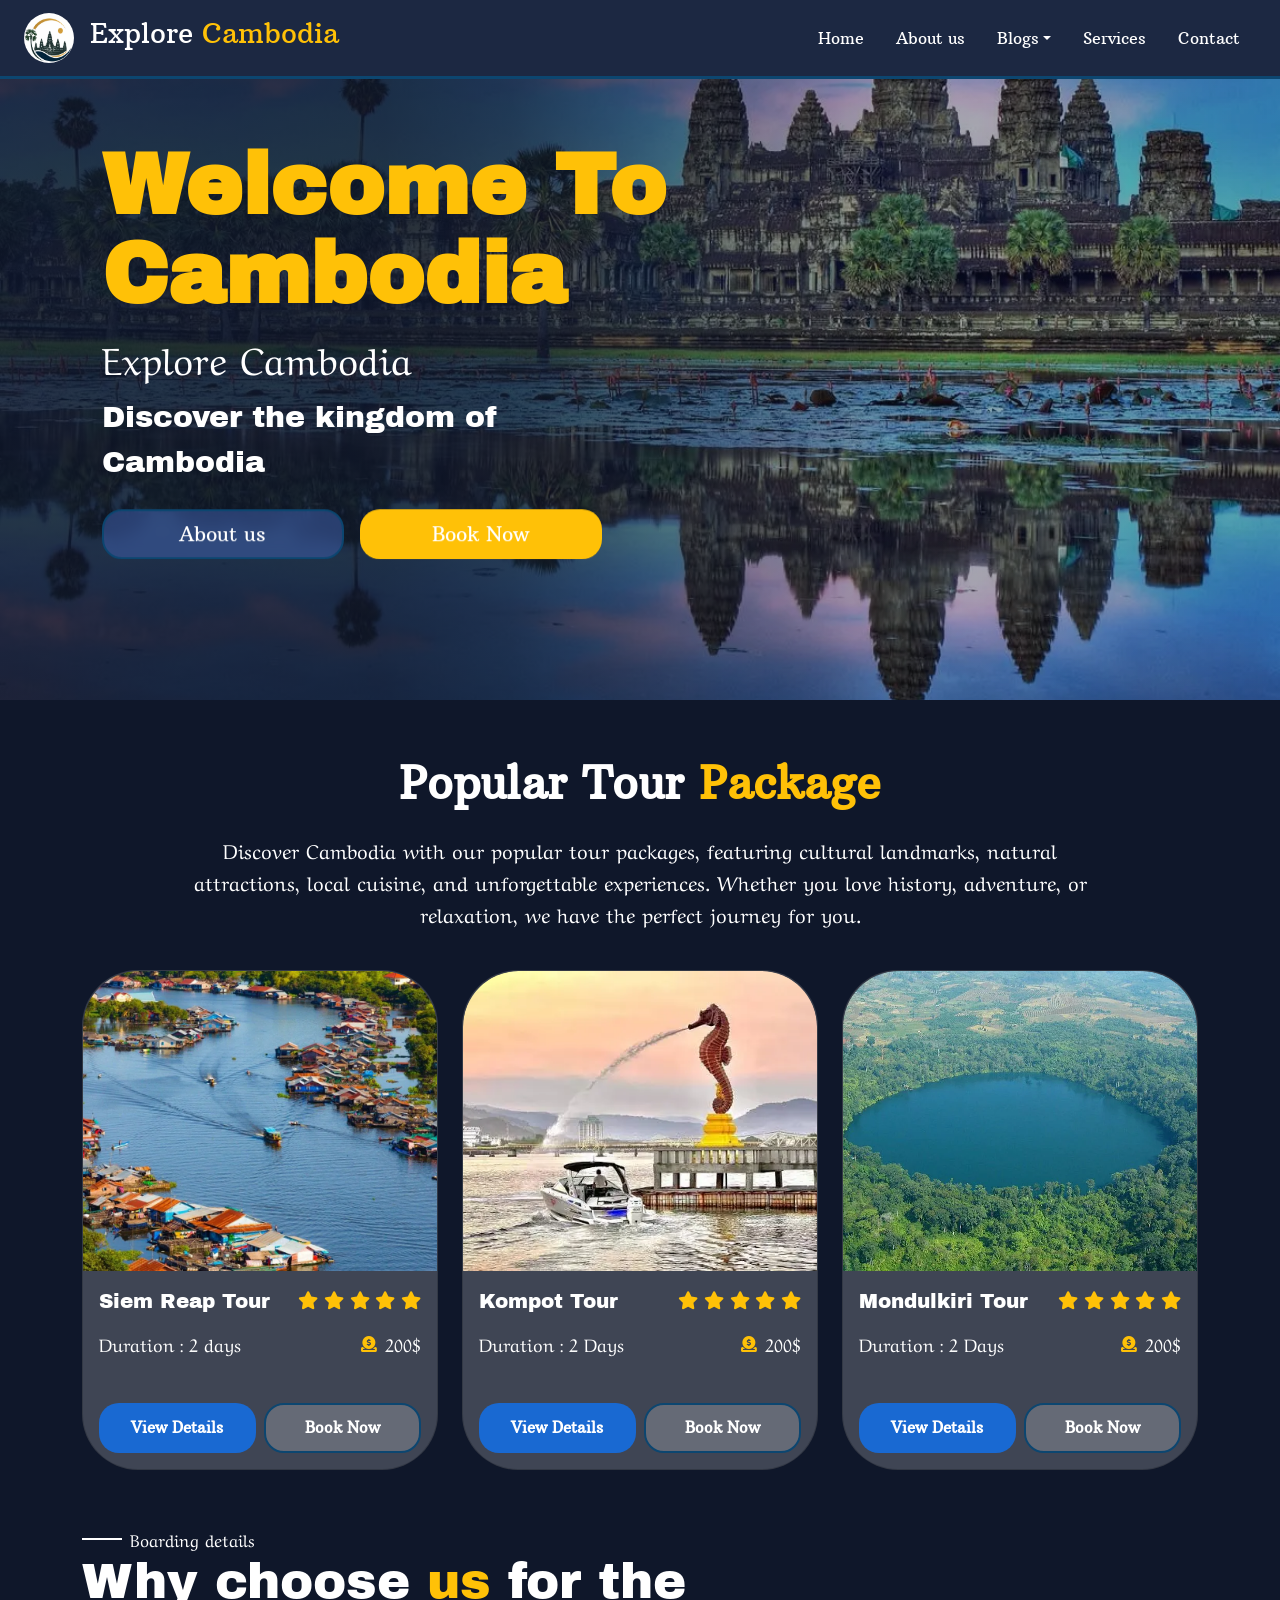
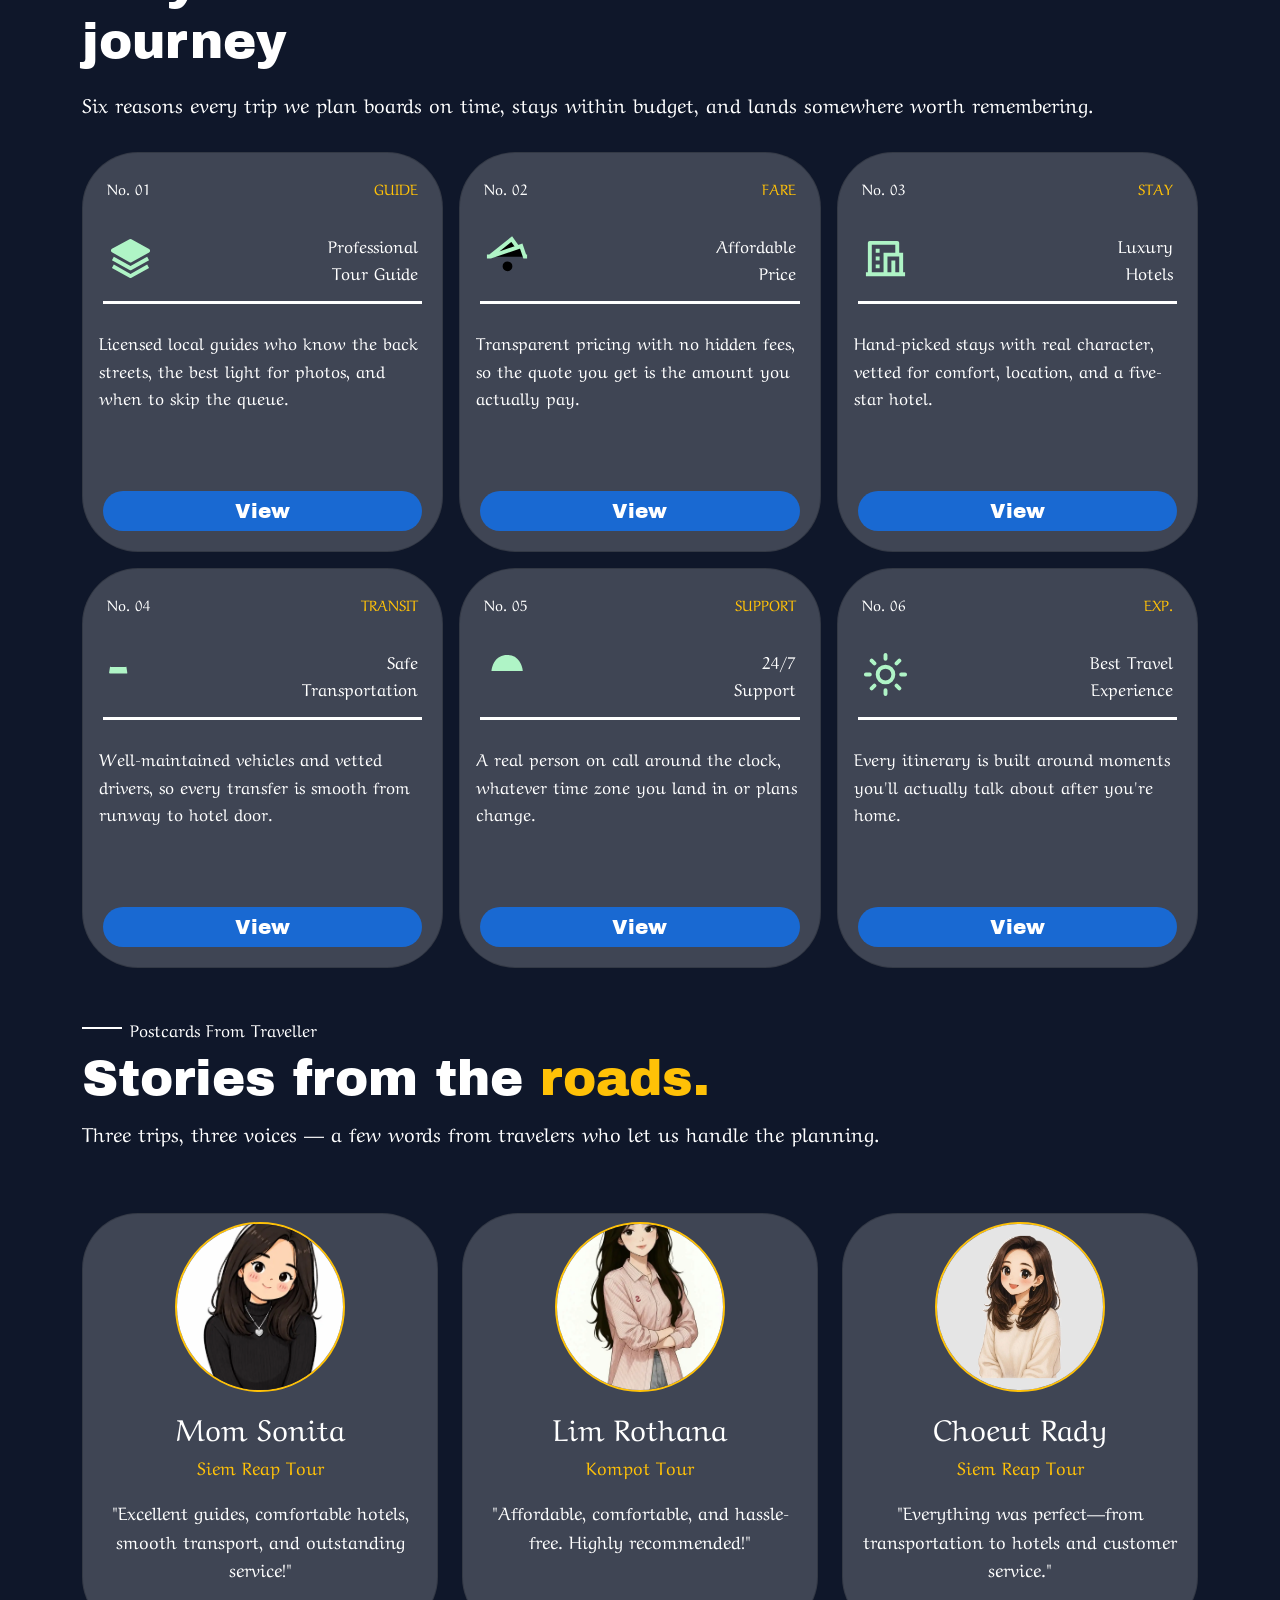
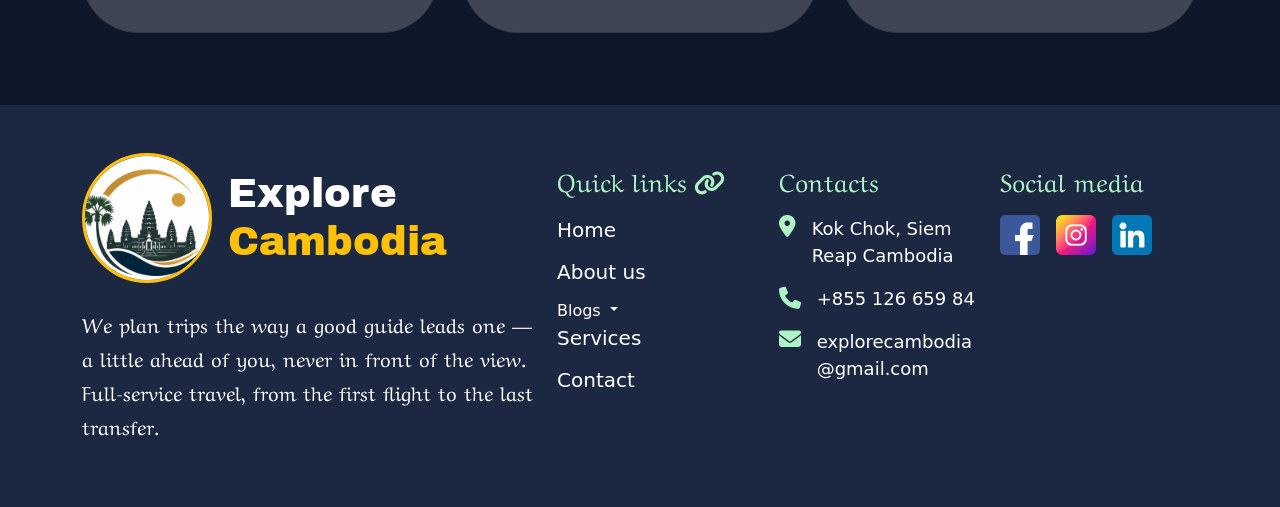
<file: index.html>
<!doctype html>
<html lang="en">

<head>
  <meta charset="UTF-8" />
  <meta name="viewport" content="width=device-width, initial-scale=1.0" />

  <link href="https://cdn.jsdelivr.net/npm/bootstrap@5.3.8/dist/css/bootstrap.min.css" rel="stylesheet" />
  <script src="https://cdn.jsdelivr.net/npm/bootstrap@5.3.3/dist/js/bootstrap.bundle.min.js"></script>
  <link rel="stylesheet" href="./css/style.css" />
  <link rel="preconnect" href="https://fonts.googleapis.com" />
  <link rel="preconnect" href="https://fonts.gstatic.com" crossorigin />
  <link
    href="https://fonts.googleapis.com/css2?family=Arbutus+Slab&family=Archivo+Black&family=Aref+Ruqaa:wght@400;700&family=Just+Another+Hand&display=swap"
    rel="stylesheet" />
  <link rel="stylesheet" href="https://cdnjs.cloudflare.com/ajax/libs/font-awesome/6.7.2/css/all.min.css" />
  <!-- <link rel="stylesheet" href="./css/variable.css" /> -->
  <title>Explore Cambodia Home page</title>
</head>

<body>
  <div id="navbar"></div>
  <!-- header -->
  <div class="hero-header">
    <div class="hero-image-container">
      <img src="./asset/image/Home/agkor.webp" alt="Angkor Wat" class="home-image" draggable="false" />
    </div>

    <div class="container hero-text">
      <h1 class="head-text text-capitalize">
        Welcome to <br />
        cambodia
      </h1>

      <p class="text-capitalize text-white sub-hero-text">
        Explore cambodia
      </p>

      <p class="text-white sub1-hero-text">
        Discover the kingdom of Cambodia
      </p>

      <div class="hero-buttons d-flex flex-column flex-sm-row gap-3 mt-4">
        <a href="./Pages/about-me.html" class="btn-about">
          About us
        </a>

        <a href="./Pages/contact.html" class="btn-book text-capitalize">
          Book now
        </a>
      </div>
    </div>
  </div>
  <!-- tour-section -->
<div class="container-fluid my-5 position-relative">
  <div class="container">

    <!-- Section Header -->
    <div class="text-center py-2">
      <h2 class="my-tour text-white text-capitalize">
        Popular tour
        <span class="text-warning">package</span>
      </h2>

      <p class="sub-tour-text text-white mx-auto py-3">
        Discover Cambodia with our popular tour packages, featuring cultural
        landmarks, natural attractions, local cuisine, and unforgettable
        experiences. Whether you love history, adventure, or relaxation, we
        have the perfect journey for you.
      </p>
    </div>

    <!-- Tour Cards -->
    <div class="row g-4 justify-content-center tour-card">

      <!-- Card 1 -->
      <div class="col-12 col-md-6 col-lg-4">
        <div class="card tour-card-items h-100">

          <a href="./Pages/siemreap.html" class="tour-image">
            <img
              src="./asset/image/Home/Kompongplok.webp"
              alt="Siem Reap Tour"
            />

            <i class="fa-solid fa-arrow-up-right-from-square arrow-icon"></i>
          </a>

          <div class="card-body d-flex flex-column">

            <div class="d-flex justify-content-between align-items-center gap-2">
              <h3 class="card-title text-white mb-0">
                Siem Reap Tour
              </h3>

              <div class="tour-rating-stars text-warning text-nowrap">
                <i class="fa-solid fa-star"></i>
                <i class="fa-solid fa-star"></i>
                <i class="fa-solid fa-star"></i>
                <i class="fa-solid fa-star"></i>
                <i class="fa-solid fa-star"></i>
              </div>
            </div>

            <div class="d-flex justify-content-between align-items-center mt-3">
              <p class="card-text text-white mb-0">
                Duration : 2 days
              </p>

              <div class="d-flex align-items-center gap-2">
                <i class="fa-solid fa-circle-dollar-to-slot text-warning"></i>
                <span class="card-text text-white">
                  200$
                </span>
              </div>
            </div>

            <div class="tour-card-btns d-flex gap-2 mt-auto pt-4">
              <a href="./Pages/siemreap.html" class="tour-view-btn">
                View Details
              </a>

              <a href="./Pages/contact.html" class="tour-book-btn">
                Book Now
              </a>
            </div>

          </div>
        </div>
      </div>


      <!-- Card 2 -->
      <div class="col-12 col-md-6 col-lg-4">
        <div class="card tour-card-items h-100">

          <a href="./Pages/kompot.html" class="tour-image">
            <img
              src="./asset/image/Home/kompot.webp"
              alt="Kompot Tour"
            />

            <i class="fa-solid fa-arrow-up-right-from-square arrow-icon"></i>
          </a>

          <div class="card-body d-flex flex-column">

            <div class="d-flex justify-content-between align-items-center gap-2">
              <h3 class="card-title text-white mb-0">
                Kompot Tour
              </h3>

              <div class="tour-rating-stars text-warning text-nowrap">
                <i class="fa-solid fa-star"></i>
                <i class="fa-solid fa-star"></i>
                <i class="fa-solid fa-star"></i>
                <i class="fa-solid fa-star"></i>
                <i class="fa-solid fa-star"></i>
              </div>
            </div>

            <div class="d-flex justify-content-between align-items-center mt-3">
              <p class="card-text text-white mb-0">
                Duration : 2 Days
              </p>

              <div class="d-flex align-items-center gap-2">
                <i class="fa-solid fa-circle-dollar-to-slot text-warning"></i>
                <span class="card-text text-white">
                  200$
                </span>
              </div>
            </div>

            <div class="tour-card-btns d-flex gap-2 mt-auto pt-4">
              <a href="./Pages/kompot.html" class="tour-view-btn">
                View Details
              </a>

              <a href="./Pages/contact.html" class="tour-book-btn">
                Book Now
              </a>
            </div>

          </div>
        </div>
      </div>


      <!-- Card 3 -->
      <div class="col-12 col-md-6 col-lg-4">
        <div class="card tour-card-items h-100">

          <a href="./Pages/mondulkiri.html" class="tour-image">
            <img
              src="./asset/image/Home/Mondulkiri.webp"
              alt="Mondulkiri Tour"
            />

            <i class="fa-solid fa-arrow-up-right-from-square arrow-icon"></i>
          </a>

          <div class="card-body d-flex flex-column">

            <div class="d-flex justify-content-between align-items-center gap-2">
              <h3 class="card-title text-white mb-0">
                Mondulkiri Tour
              </h3>

              <div class="tour-rating-stars text-warning text-nowrap">
                <i class="fa-solid fa-star"></i>
                <i class="fa-solid fa-star"></i>
                <i class="fa-solid fa-star"></i>
                <i class="fa-solid fa-star"></i>
                <i class="fa-solid fa-star"></i>
              </div>
            </div>

            <div class="d-flex justify-content-between align-items-center mt-3">
              <p class="card-text text-white mb-0">
                Duration : 2 Days
              </p>

              <div class="d-flex align-items-center gap-2">
                <i class="fa-solid fa-circle-dollar-to-slot text-warning"></i>
                <span class="card-text text-white">
                  200$
                </span>
              </div>
            </div>

            <div class="tour-card-btns d-flex gap-2 mt-auto pt-4">
              <a href="./Pages/mondulkiri.html" class="tour-view-btn">
                View Details
              </a>

              <a href="./Pages/contact.html" class="tour-book-btn">
                Book Now
              </a>
            </div>

          </div>
        </div>
      </div>

    </div>
  </div>
</div>
  <!-- Why choose us -->
  <div class="container-fluid my-5 position-relative">
  <div class="container">

    <!-- Heading -->
    <div class="text-white py-2">
      <div class="d-flex justify-content-start align-items-center gap-2">
        <span class="line"></span>
        <p class="choose-us-header mb-0">Boarding details</p>
      </div>

      <h3 class="choose-us-title text-white">
        Why choose <span class="text-warning">us</span> for the
        <br class="d-none d-md-block">
        journey
      </h3>

      <p class="choose-us-text text-white py-2">
        Six reasons every trip we plan boards on time, stays within budget,
        and lands somewhere worth remembering.
      </p>
    </div>


    <!-- Cards -->
    <div class="row g-3 justify-content-center">

      <!-- Card 01 -->
      <div class="col-12 col-md-6 col-lg-4">
        <div class="card choose-us-cards h-100">

          <div class="d-flex justify-content-between align-items-center
                      choose-us-hero-cards p-4">
            <p class="text-white mb-0">No. 01</p>
            <p class="text-warning text-uppercase mb-0">Guide</p>
          </div>

          <div class="d-flex justify-content-between align-items-center
                      card-title px-4 py-2">

            <svg xmlns="http://www.w3.org/2000/svg"
                 width="1em"
                 height="1em"
                 viewBox="0 0 24 24"
                 class="choose-us-icons">
              <path d="M0 0h24v24H0z" fill="none"/>
              <path fill="currentColor"
                d="m21.484 7.125l-9.022-5a1 1 0 0 0-.968 0l-8.978 4.96a1 1 0 0 0-.003 1.748l9.022 5.04a1 1 0 0 0 .973.001l8.978-5a1 1 0 0 0-.002-1.749"/>
              <path fill="currentColor"
                d="m12 15.856l-8.515-4.73l-.971 1.748l9 5a1 1 0 0 0 .971 0l9-5l-.971-1.748z"/>
              <path fill="currentColor"
                d="m12 19.856l-8.515-4.73l-.971 1.748l9 5a1 1 0 0 0 .971 0l9-5l-.971-1.748z"/>
            </svg>

            <h4 class="text-white text-capitalize card-text
                       choose-us-text-cards text-end">
              professional <br>
              tour guide
            </h4>
          </div>

          <div class="underline"></div>

          <p class="card-text text-white px-3 py-4">
            Licensed local guides who know the back streets, the best light
            for photos, and when to skip the queue.
          </p>

          <a href="./Pages/service.html#tour-guide-info"
             class="service-view-btn text-center text-white mt-auto">
            View
          </a>

        </div>
      </div>


      <!-- Card 02 -->
      <div class="col-12 col-md-6 col-lg-4">
        <div class="card choose-us-cards h-100">

          <div class="d-flex justify-content-between align-items-center
                      choose-us-hero-cards p-4">
            <p class="text-white mb-0">No. 02</p>
            <p class="text-warning text-uppercase mb-0">fare</p>
          </div>

          <div class="d-flex justify-content-between align-items-center
                      card-title px-4 py-2">

            <svg xmlns="http://www.w3.org/2000/svg"
                 width="1em"
                 height="1em"
                 viewBox="0 0 24 24"
                 class="choose-us-icons">
              <path d="M0 0h24v24H0z" fill="none"/>
              <path
                d="M12 13.5a2.5 2.5 0 1 1 0 5a2.5 2.5 0 0 1 0-5m5.136-7.209L19 5.67l1.824 5.333H3.002L3 11.004L14.146 2.1z"/>
              <path stroke="currentColor"
                stroke-linecap="square"
                stroke-width="2"
                d="M21 11.003h-.176L19.001 5.67L3.354 11.003L3 11m-.5.004H3L14.146 2.1l2.817 3.95"/>
            </svg>

            <h4 class="text-white text-capitalize card-text
                       choose-us-text-cards text-end">
              Affordable <br>
              Price
            </h4>
          </div>

          <div class="underline"></div>

          <p class="card-text text-white px-3 py-4">
            Transparent pricing with no hidden fees, so the quote you get is
            the amount you actually pay.
          </p>

          <a href="./Pages/service.html#affordable-price"
             class="service-view-btn text-center text-white mt-auto">
            View
          </a>

        </div>
      </div>


      <!-- Card 03 -->
      <div class="col-12 col-md-6 col-lg-4">
        <div class="card choose-us-cards h-100">

          <div class="d-flex justify-content-between align-items-center
                      choose-us-hero-cards p-4">
            <p class="text-white mb-0">No. 03</p>
            <p class="text-warning text-uppercase mb-0">stay</p>
          </div>

          <div class="d-flex justify-content-between align-items-center
                      card-title px-4 py-2">

            <svg xmlns="http://www.w3.org/2000/svg"
                 width="1em"
                 height="1em"
                 viewBox="0 0 24 24"
                 class="choose-us-icons">
              <path d="M0 0h24v24H0z" fill="none"/>
              <path fill="currentColor"
                d="M22 21H2v-2h1V4a1 1 0 0 1 1-1h14a1 1 0 0 1 1 1v5h2v10h1zm-5-2h2v-8h-6v8h2v-6h2zm0-10V5H5v14h6V9zM7 11h2v2H7zm0 4h2v2H7zm0-8h2v2H7z"/>
            </svg>

            <h4 class="text-white text-capitalize card-text
                       choose-us-text-cards text-end">
              Luxury <br>
              Hotels
            </h4>
          </div>

          <div class="underline"></div>

          <p class="card-text text-white px-3 py-4">
            Hand-picked stays with real character, vetted for comfort,
            location, and a five-star hotel.
          </p>

          <a href="./Pages/service.html#hotel-partner"
             class="service-view-btn text-center text-white mt-auto">
            View
          </a>

        </div>
      </div>


      <!-- Card 04 -->
      <div class="col-12 col-md-6 col-lg-4">
        <div class="card choose-us-cards h-100">

          <div class="d-flex justify-content-between align-items-center
                      choose-us-hero-cards p-4">
            <p class="text-white mb-0">No. 04</p>
            <p class="text-warning text-uppercase mb-0">transit</p>
          </div>

          <div class="d-flex justify-content-between align-items-center
                      card-title px-4 py-2">

            <svg xmlns="http://www.w3.org/2000/svg"
                 width="1em"
                 height="1em"
                 viewBox="0 0 50 50"
                 class="choose-us-icons">
              <path d="M0 0h50v50H0z" fill="none"/>
              <path fill="currentColor"
                d="M20.716 24H3.159c-.512 0-.933-.314-.933-.815l.032-.19l.935-6.006c.078-.424.459.011.917.011h15.657c.454 0 .838-.412.915.012l.936 6.399l.033-.038c0 .497-.424.627-.935.627"/>
            </svg>

            <h4 class="text-white text-capitalize card-text
                       choose-us-text-cards text-end">
              Safe <br>
              Transportation
            </h4>
          </div>

          <div class="underline"></div>

          <p class="card-text text-white px-3 py-4">
            Well-maintained vehicles and vetted drivers, so every transfer
            is smooth from runway to hotel door.
          </p>

          <a href="./Pages/service.html#transportation"
             class="service-view-btn text-center text-white mt-auto">
            View
          </a>

        </div>
      </div>


      <!-- Card 05 -->
      <div class="col-12 col-md-6 col-lg-4">
        <div class="card choose-us-cards h-100">

          <div class="d-flex justify-content-between align-items-center
                      choose-us-hero-cards p-4">
            <p class="text-white mb-0">No. 05</p>
            <p class="text-warning text-uppercase mb-0">support</p>
          </div>

          <div class="d-flex justify-content-between align-items-center
                      card-title px-4 py-2">

            <svg xmlns="http://www.w3.org/2000/svg"
                 width="1em"
                 height="1em"
                 viewBox="0 0 512 512"
                 class="choose-us-icons">
              <path d="M0 0h512v512H0z" fill="none"/>
              <path fill="currentColor"
                d="M422.401 217.174c-6.613-67.84-46.72-174.507-170.666-174.507c-123.947 0-164.054 106.667-170.667 174.507"/>
            </svg>

            <h4 class="text-white text-capitalize card-text
                       choose-us-text-cards text-end">
              24/7 <br>
              Support
            </h4>
          </div>

          <div class="underline"></div>

          <p class="card-text text-white px-3 py-4">
            A real person on call around the clock, whatever time zone you
            land in or plans change.
          </p>

          <a href="./Pages/service.html#support"
             class="service-view-btn text-center text-white mt-auto">
            View
          </a>

        </div>
      </div>


      <!-- Card 06 -->
      <div class="col-12 col-md-6 col-lg-4">
        <div class="card choose-us-cards h-100">

          <div class="d-flex justify-content-between align-items-center
                      choose-us-hero-cards p-4">
            <p class="text-white mb-0">No. 06</p>
            <p class="text-warning text-uppercase mb-0">exp.</p>
          </div>

          <div class="d-flex justify-content-between align-items-center
                      card-title px-4 py-2">

            <svg xmlns="http://www.w3.org/2000/svg"
                 width="1em"
                 height="1em"
                 viewBox="0 0 24 24"
                 class="choose-us-icons">
              <path d="M0 0h24v24H0z" fill="none"/>
              <g fill="none"
                  stroke="currentColor"
                  stroke-linecap="round"
                  stroke-linejoin="round"
                  stroke-width="2">
                <circle cx="12" cy="12" r="4"/>
                <path d="M12 2v2m0 16v2M4.93 4.93l1.41 1.41m11.32 11.32l1.41 1.41M2 12h2m16 0h2M6.34 17.66l-1.41 1.41M19.07 4.93l-1.41 1.41"/>
              </g>
            </svg>

            <h4 class="text-white text-capitalize card-text
                       choose-us-text-cards text-end">
              Best Travel <br>
              Experience
            </h4>
          </div>

          <div class="underline"></div>

          <p class="card-text text-white px-3 py-4">
            Every itinerary is built around moments you'll actually talk
            about after you're home.
          </p>

          <a href="./Pages/service.html#why-w-us"
             class="service-view-btn text-center text-white mt-auto">
            View
          </a>

        </div>
      </div>

    </div>
  </div>
</div>
  <div id="review"></div>
  <!-- footer -->
  <footer id="footer" class=""></footer>
</body>
<script src="./js/include.js"></script>
<!-- <script src="./js/main.js"></script> -->

</html>
</file>
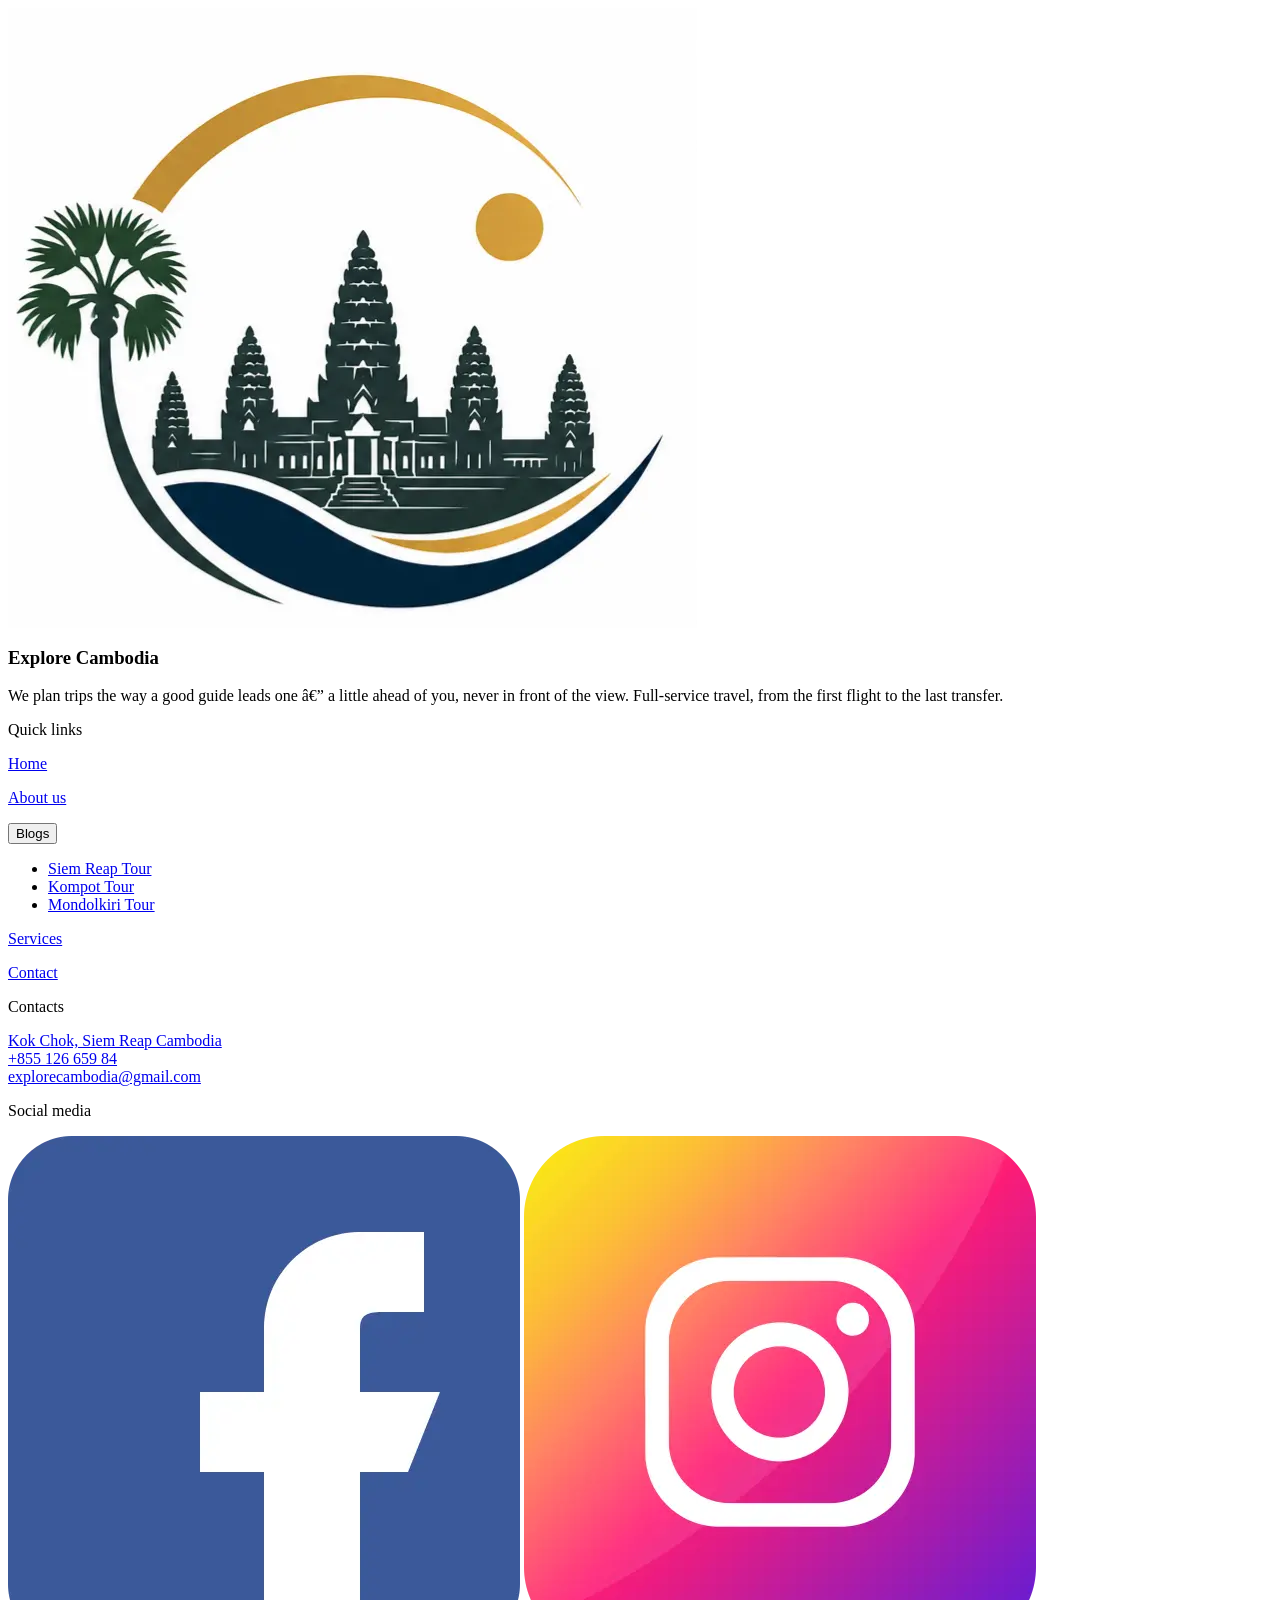
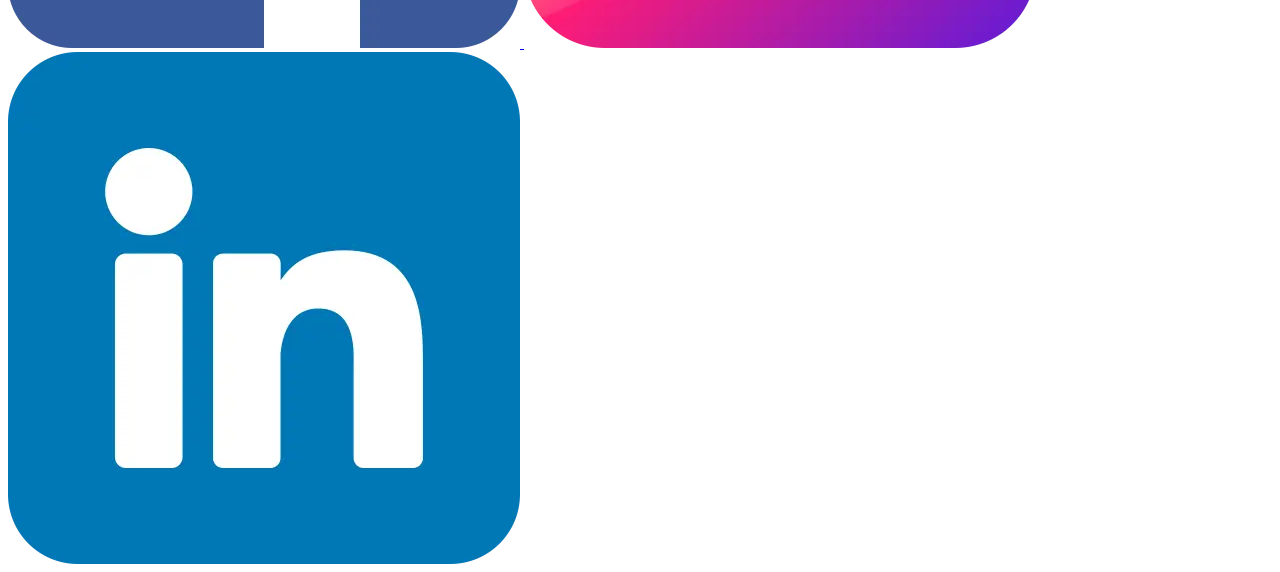
<file: components/footer.html>
<!-- <!doctype html>
<html lang="en">
  <head>
    <meta charset="UTF-8" />
    <meta name="viewport" content="width=device-width, initial-scale=1.0" />
    <link
      href="https://cdn.jsdelivr.net/npm/bootstrap@5.3.8/dist/css/bootstrap.min.css"
      rel="stylesheet"
    />
    <script src="https://cdn.jsdelivr.net/npm/bootstrap@5.3.3/dist/js/bootstrap.bundle.min.js"></script>
    <link rel="stylesheet" href="../css/style.css" />
    <link rel="preconnect" href="https://fonts.googleapis.com" />
    <link rel="preconnect" href="https://fonts.gstatic.com" crossorigin />
    <link rel="stylesheet" href="./footer.css" />
    <link
      href="https://fonts.googleapis.com/css2?family=Arbutus+Slab&family=Archivo+Black&family=Aref+Ruqaa:wght@400;700&family=Just+Another+Hand&display=swap"
      rel="stylesheet"
    />
    <link
      rel="stylesheet"
      href="https://cdnjs.cloudflare.com/ajax/libs/font-awesome/6.7.2/css/all.min.css"
    />
    <title>Document</title>
  </head>
  <body> -->
    <div class="container-fluid" id="footer">
  <div class="container py-5">

    <div class="row g-4">

      <!-- Company -->
      <div class="col-12 col-lg-5">
        <div class="d-flex flex-column align-items-center align-items-lg-start">

          <div class="d-flex justify-content-center align-items-center gap-3">
            <img
              src="../asset/image/logo/Logo2(1).webp"
              alt="Explore Cambodia Logo"
              class="rounded-pill logo-img"
            />

            <h3 class="text-white footer-com-name mb-0">
              Explore <span class="text-warning">Cambodia</span>
            </h3>
          </div>

          <p class="text-white mt-4 footer-text text-center text-lg-start">
            We plan trips the way a good guide leads one — a little ahead of
            you, never in front of the view. Full-service travel, from the
            first flight to the last transfer.
          </p>

        </div>
      </div>


      <!-- Footer Information -->
      <div class="col-12 col-lg-7">

        <div class="row g-4">

          <!-- Quick Links -->
          <div class="col-12 col-sm-6 col-lg-4">
            <div class="d-block">

              <p class="footer-info mt-lg-2 px-0">
                Quick links
                <i class="fa-solid fa-link"></i>
              </p>

              <div class="page-links">

                <p>
                  <a href="../index.html" class="page-link">
                    Home
                  </a>
                </p>

                <p>
                  <a href="../Pages/about-me.html" class="page-link">
                    About us
                  </a>
                </p>

                <!-- Blogs -->
                <div class="dropdown">

                  <button
                    class="dropdown-toggle page-link bg-transparent border-0 p-0"
                    type="button"
                    data-bs-toggle="dropdown"
                    aria-expanded="false"
                  >
                    Blogs
                  </button>

                  <ul class="dropdown-menu">
                    <li>
                      <a
                        href="../Pages/siemreap.html"
                        class="dropdown-item"
                      >
                        Siem Reap Tour
                      </a>
                    </li>

                    <li>
                      <a
                        href="../Pages/kompot.html"
                        class="dropdown-item"
                      >
                        Kompot Tour
                      </a>
                    </li>

                    <li>
                      <a
                        href="../Pages/mondulkiri.html"
                        class="dropdown-item"
                      >
                        Mondolkiri Tour
                      </a>
                    </li>
                  </ul>

                </div>

                <p>
                  <a href="../Pages/service.html" class="page-link">
                    Services
                  </a>
                </p>

                <p>
                  <a href="../Pages/contact.html" class="page-link">
                    Contact
                  </a>
                </p>

              </div>
            </div>
          </div>


          <!-- Contacts -->
          <div class="col-12 col-sm-6 col-lg-4">
            <div class="d-block">

              <p class="footer-info mt-lg-2 px-0">
                Contacts
              </p>

              <div class="contact-links">

                <!-- Location -->
                <div class="mb-3">
                  <a
                    href="https://maps.app.goo.gl/M9svnR6Pp8djcpo79"
                    target="_blank"
                    rel="noopener noreferrer"
                    class="d-flex gap-3 justify-content-start align-items-start"
                  >
                    <i class="fa-solid fa-location-dot"></i>

                    <span class="contact-text text-capitalize">
                      Kok Chok, Siem Reap Cambodia
                    </span>
                  </a>
                </div>

                <!-- Phone -->
                <div class="mb-3">
                  <a
                    href="tel:+85512665984"
                    class="d-flex gap-3 justify-content-start align-items-center"
                  >
                    <i class="fa-solid fa-phone"></i>

                    <span class="contact-text">
                      +855 126 659 84
                    </span>
                  </a>
                </div>

                <!-- Email -->
                <div>
                  <a
                    href="https://mail.google.com/mail/?view=cm&fs=1&to=sonitamom9@gmail.com"
                    target="_blank"
                    rel="noopener noreferrer"
                    class="d-flex gap-3 justify-content-start align-items-start"
                  >
                    <i class="fa-solid fa-envelope"></i>

                    <span class="contact-text text-break">
                      explorecambodia@gmail.com
                    </span>
                  </a>
                </div>

              </div>
            </div>
          </div>


          <!-- Social Media -->
          <div class="col-12 col-sm-6 col-lg-4">
            <div class="d-block">

              <p class="footer-info mt-lg-2 px-0">
                Social media
              </p>

              <div class="d-flex justify-content-start align-items-center gap-3 social-icons">

                <a
                  href="https://www.facebook.com/so.ta.789977"
                  target="_blank"
                  rel="noopener noreferrer"
                >
                  <img
                    src="../asset/image/social_media/facebook.webp"
                    alt="Facebook"
                  />
                </a>

                <a
                  href="https://www.instagram.com/sonita__mom/?hl=en"
                  target="_blank"
                  rel="noopener noreferrer"
                >
                  <img
                    src="../asset/image/social_media/instagram1.webp"
                    alt="Instagram"
                  />
                </a>

                <a
                  href="https://www.linkedin.com/in/sonita-mom-580243421/"
                  target="_blank"
                  rel="noopener noreferrer"
                >
                  <img
                    src="../asset/image/social_media/linkedin.webp"
                    alt="LinkedIn"
                  />
                </a>

              </div>

            </div>
          </div>

        </div>

      </div>

    </div>

  </div>
</div>
</file>
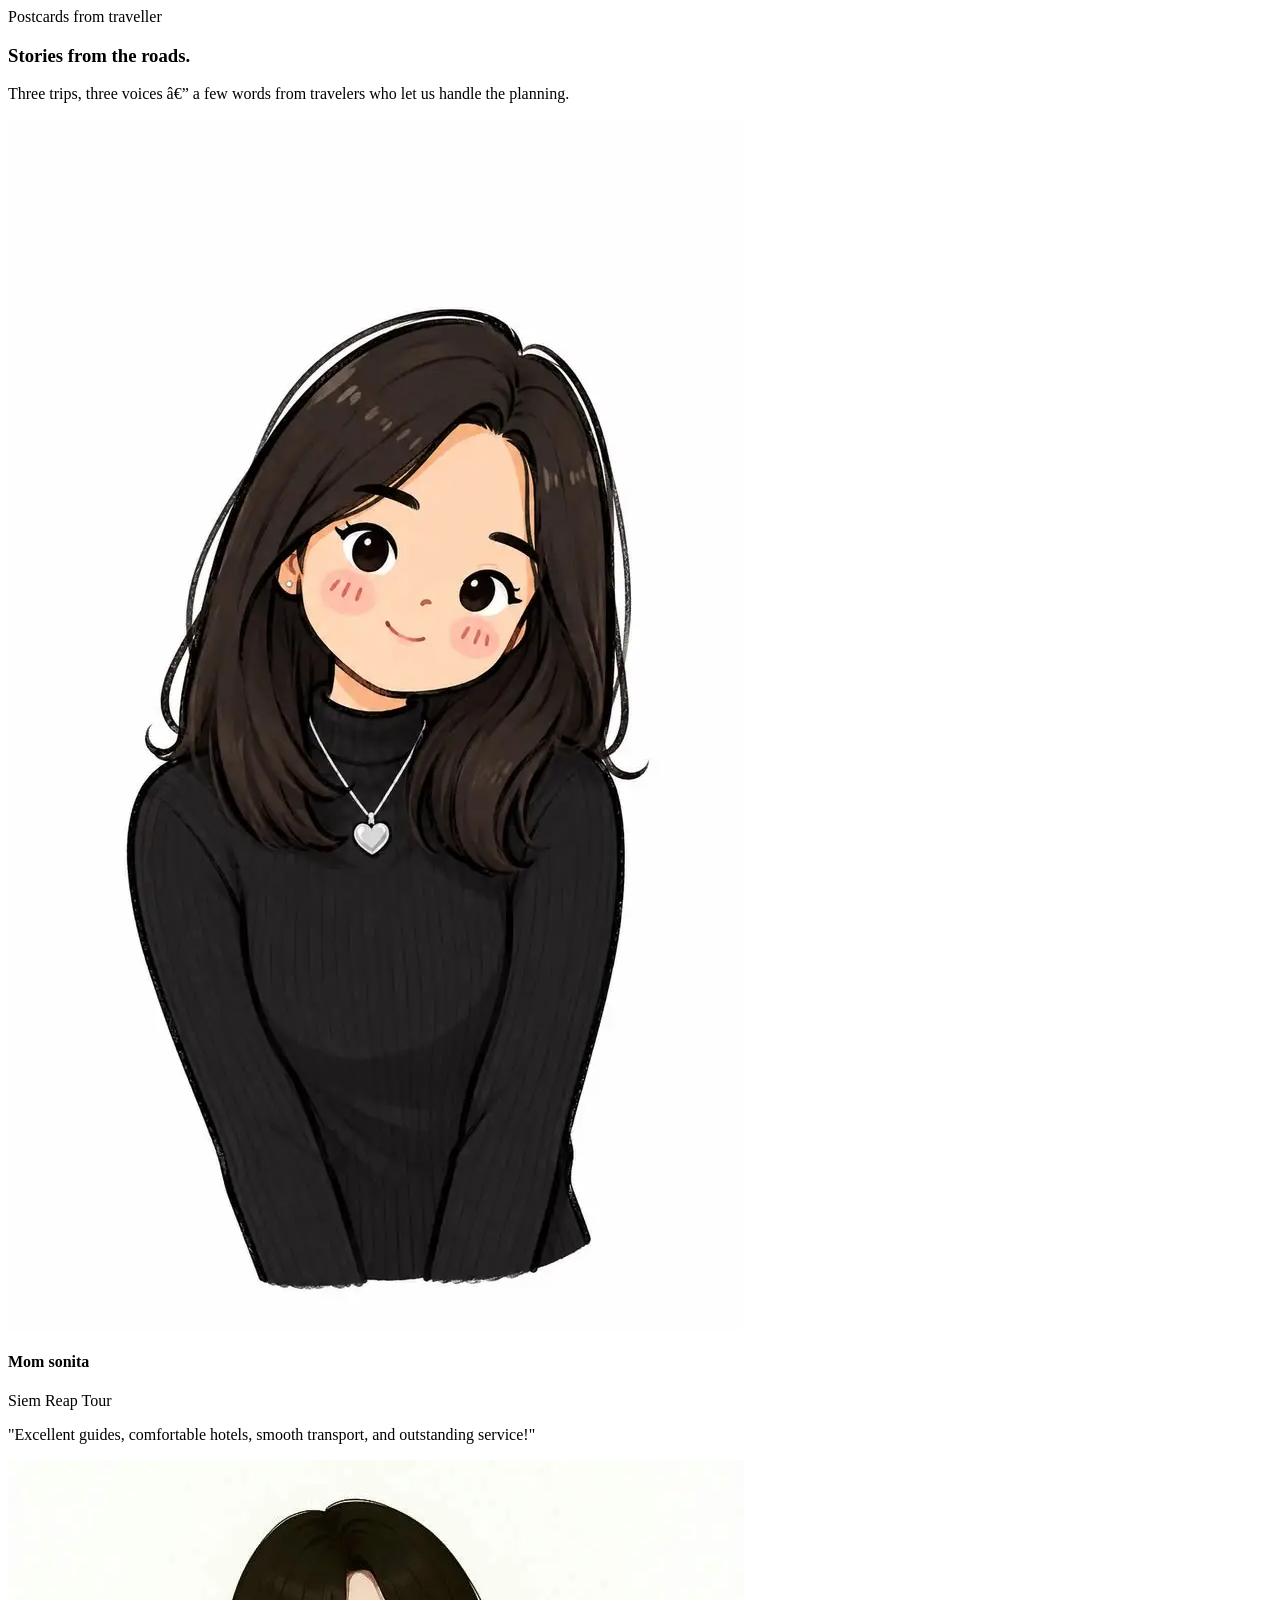
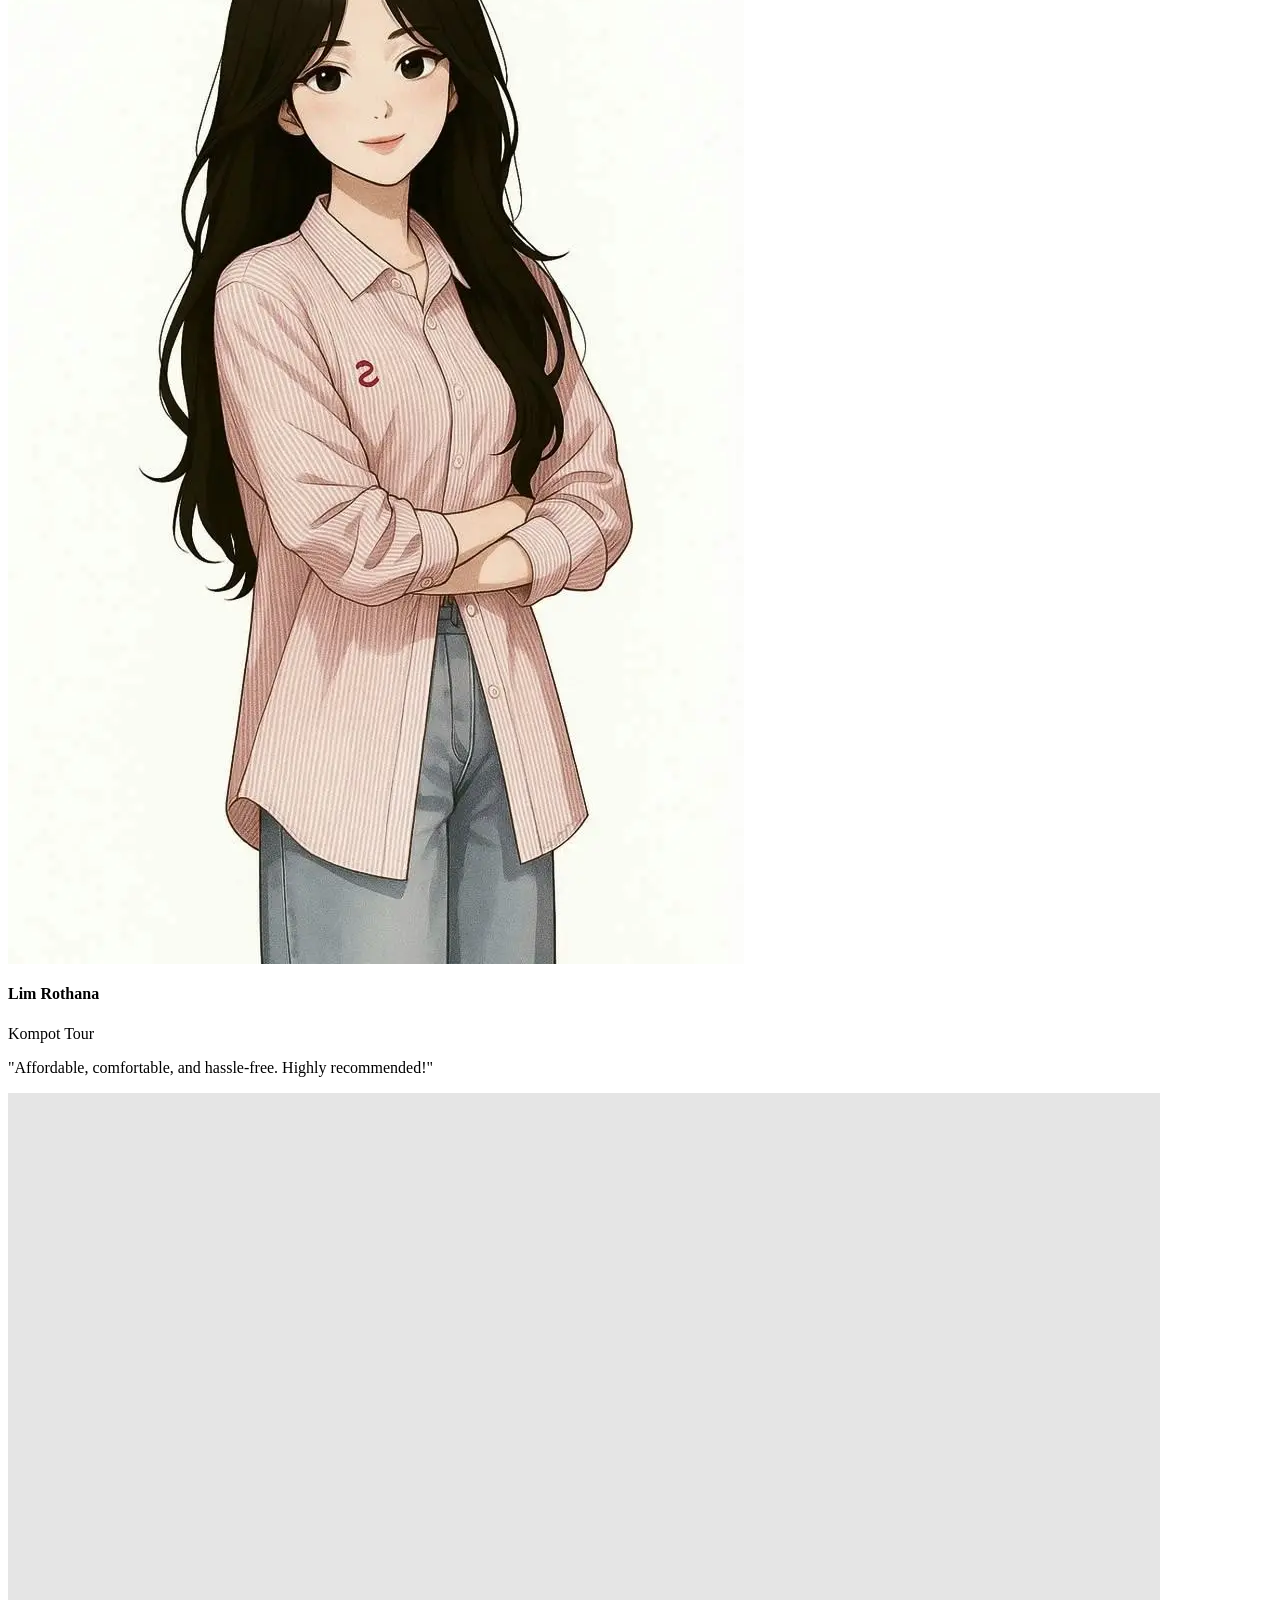
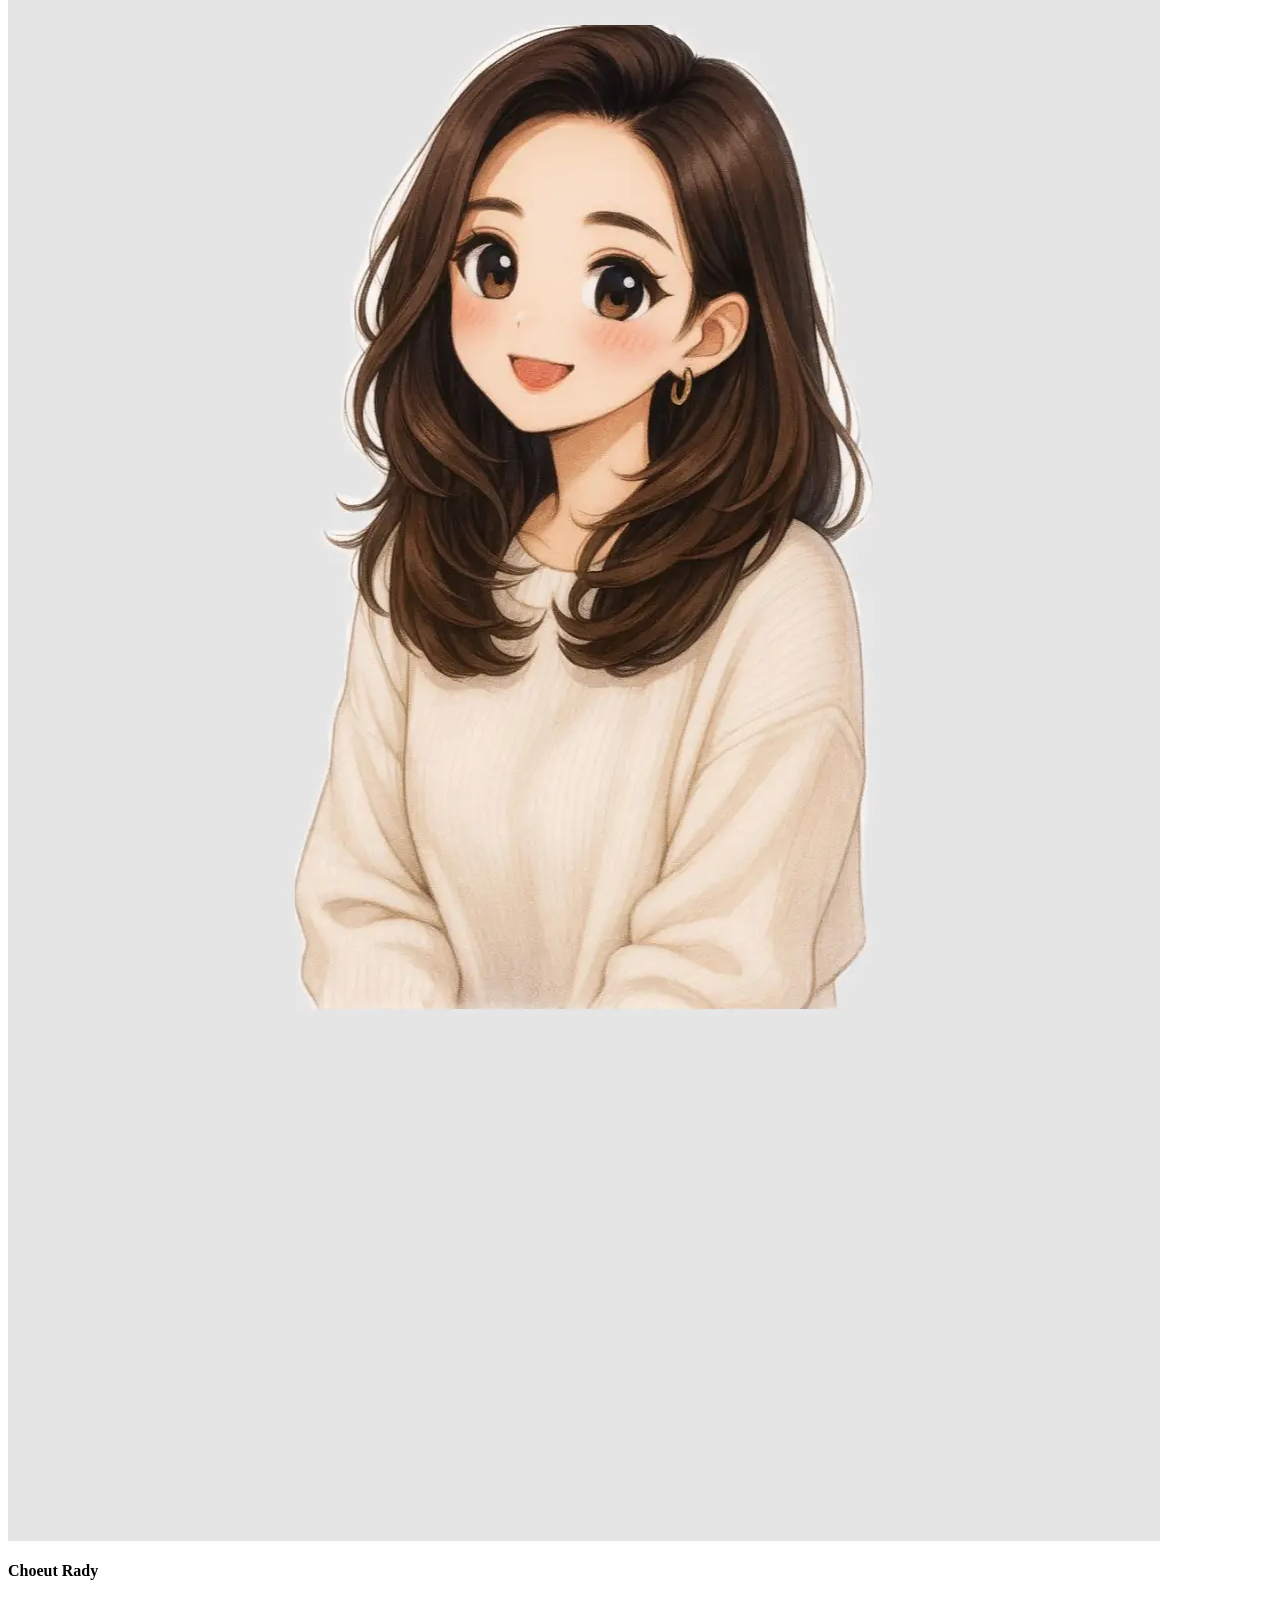
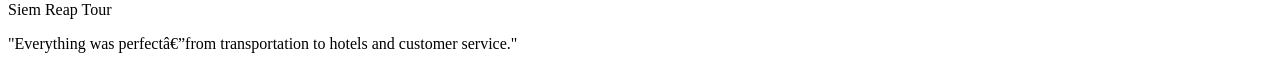
<file: components/review.html>
<!-- <!doctype html>
<html lang="en">
  <head>
    <meta charset="UTF-8" />
    <meta name="viewport" content="width=device-width, initial-scale=1.0" />
    <link
      href="https://cdn.jsdelivr.net/npm/bootstrap@5.3.8/dist/css/bootstrap.min.css"
      rel="stylesheet"
    />
    <script src="https://cdn.jsdelivr.net/npm/bootstrap@5.3.3/dist/js/bootstrap.bundle.min.js"></script>
    <link rel="stylesheet" href="../css/style.css" />
    <link rel="stylesheet" href="../css/review.css" />
    <link rel="preconnect" href="https://fonts.googleapis.com" />
    <link rel="preconnect" href="https://fonts.gstatic.com" crossorigin />
    <link
      href="https://fonts.googleapis.com/css2?family=Arbutus+Slab&family=Archivo+Black&family=Aref+Ruqaa:wght@400;700&family=Just+Another+Hand&display=swap"
      rel="stylesheet"
    />
    <link
      rel="stylesheet"
      href="https://cdnjs.cloudflare.com/ajax/libs/font-awesome/6.7.2/css/all.min.css"
    />
    <title>Document</title>
  </head>
  <body> -->
<div class="container-fluid my-5" id="review">
  <div class="container">

    <!-- Heading -->
    <div class="d-block">
      <div class="d-flex justify-content-start align-items-center gap-2">
        <span class="line"></span>

        <p class="text-white review-head text-capitalize mb-0">
          Postcards from traveller
        </p>
      </div>

      <h3 class="text-white review-header my-2">
        Stories from the <span class="text-warning">roads.</span>
      </h3>

      <p class="text-white review-subhead my-2">
        Three trips, three voices — a few words from travelers who let us
        handle the planning.
      </p>
    </div>

    <!-- Review Cards -->
    <div class="row justify-content-center g-4 my-3 py-4">

      <!-- Card 1 -->
      <div class="col-12 col-md-6 col-lg-4">
        <div class="card review-cards h-100">

          <div class="review-image d-flex justify-content-center align-items-center">
            <img
              src="../asset/image/Home/girl.webp"
              alt="Traveller"
              class="mt-2"
            />
          </div>

          <div class="card-body d-flex flex-column">
            <h4 class="text-white traveller-name text-capitalize text-center">
              Mom sonita
            </h4>

            <p class="text-warning card-text text-capitalize text-center">
              Siem Reap Tour
            </p>

            <p class="text-white card-text text-center mb-0">
              "Excellent guides, comfortable hotels, smooth transport,
              and outstanding service!"
            </p>
          </div>

        </div>
      </div>

      <!-- Card 2 -->
      <div class="col-12 col-md-6 col-lg-4">
        <div class="card review-cards h-100">

          <div class="review-image d-flex justify-content-center align-items-center">
            <img
              src="../asset/image/Home/girl2.webp"
              alt="Traveller"
              class="mt-2"
            />
          </div>

          <div class="card-body d-flex flex-column">
            <h4 class="text-white traveller-name text-capitalize text-center">
              Lim Rothana
            </h4>

            <p class="text-warning card-text text-capitalize text-center">
              Kompot Tour
            </p>

            <p class="text-white card-text text-center mb-0">
              "Affordable, comfortable, and hassle-free.
              Highly recommended!"
            </p>
          </div>

        </div>
      </div>

      <!-- Card 3 -->
      <div class="col-12 col-md-6 col-lg-4">
        <div class="card review-cards h-100">

          <div class="review-image d-flex justify-content-center align-items-center">
            <img
              src="../asset/image/Home/girl3.webp"
              alt="Traveller"
              class="mt-2"
            />
          </div>

          <div class="card-body d-flex flex-column">
            <h4 class="text-white traveller-name text-capitalize text-center">
              Choeut Rady
            </h4>

            <p class="text-warning card-text text-capitalize text-center">
              Siem Reap Tour
            </p>

            <p class="text-white card-text text-center mb-0">
              "Everything was perfect—from transportation to hotels
              and customer service."
            </p>
          </div>

        </div>
      </div>

    </div>
  </div>
</div>
</file>
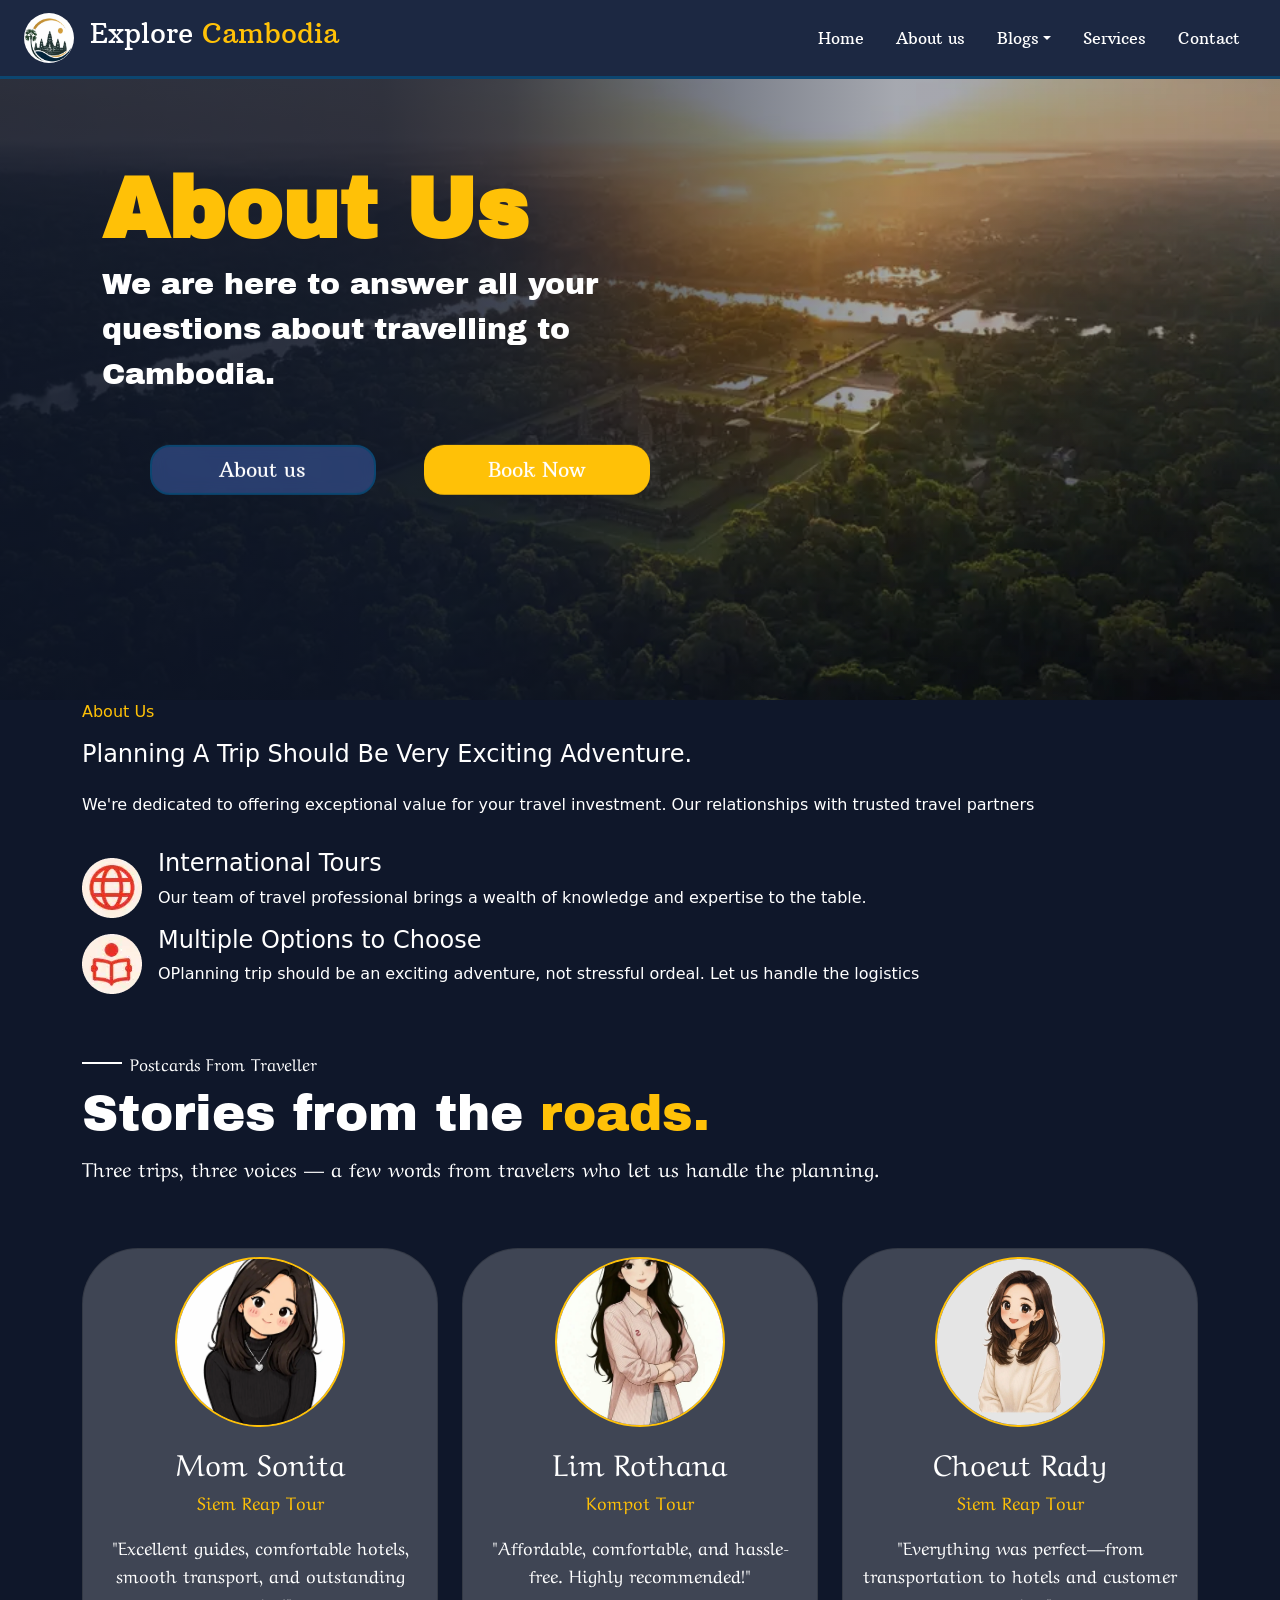
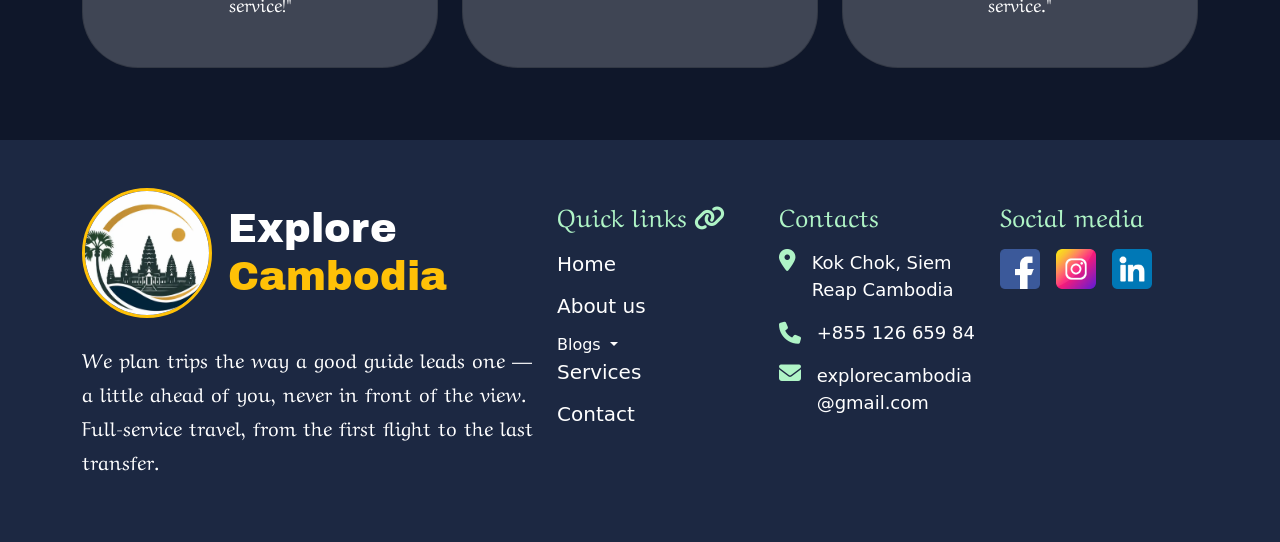
<file: Pages/about-me.html>
<!doctype html>
<html lang="en">
  <head>
    <meta charset="UTF-8" />
    <meta name="viewport" content="width=device-width, initial-scale=1.0" />
    <link
      href="https://cdn.jsdelivr.net/npm/bootstrap@5.3.8/dist/css/bootstrap.min.css"
      rel="stylesheet"
    />
    <script src="https://cdn.jsdelivr.net/npm/bootstrap@5.3.3/dist/js/bootstrap.bundle.min.js"></script>
    <link rel="stylesheet" href="../css/style.css" />
    <link rel="preconnect" href="https://fonts.googleapis.com" />
    <link rel="preconnect" href="https://fonts.gstatic.com" crossorigin />
    <link
      href="https://fonts.googleapis.com/css2?family=Arbutus+Slab&family=Archivo+Black&family=Aref+Ruqaa:wght@400;700&family=Just+Another+Hand&display=swap"
      rel="stylesheet"
    />
    <link
      rel="stylesheet"
      href="https://cdnjs.cloudflare.com/ajax/libs/font-awesome/6.7.2/css/all.min.css"
    />
    <title>About Us - Explore Cambodia</title>
  </head>
  <body>
    <div id="navbar"></div>
    <div id="aboutUs"></div>
    <div class="container">
      <div class="d-block">
        <p class="text-warning about-us-head">About Us</p>
        <h4 class="text-white about-us-title text-capitalize">
          planning a trip should be very exciting adventure.
        </h4>
        <p class="text-white about-us-desc py-3">
          We're dedicated to offering exceptional value for your travel
          investment. Our relationships with trusted travel partners
        </p>
        <div class="d-block">
          <div class="d-flex justify-content-start align-items-center gap-3">
            <img
              src="../asset/image/about-image/worldicon.webp"
              alt="World Icon"
            />
            <div class="d-block">
              <h4 class="text-white world-title">International Tours</h4>
              <p class="text-white world-desc">
                Our team of travel professional brings a wealth of knowledge and
                expertise to the table.
              </p>
            </div>
          </div>
          <div class="d-flex justify-content-start align-items-center gap-3">
            <img
              src="../asset/image/about-image/choose.webp"
              alt="World Icon"
            />
            <div class="d-block">
              <h4 class="text-white world-title">Multiple Options to Choose</h4>
              <p class="text-white world-desc">
                OPlanning trip should be an exciting adventure, not stressful
                ordeal. Let us handle the logistics
              </p>
            </div>
          </div>
        </div>
      </div>
    </div>
    <div id="review"></div>
    <div id="footer"></div>
  </body>
  <script src="../js/include.js"></script>
  <script type="module" src="../js/about_us.js"></script>
</html>
</file>
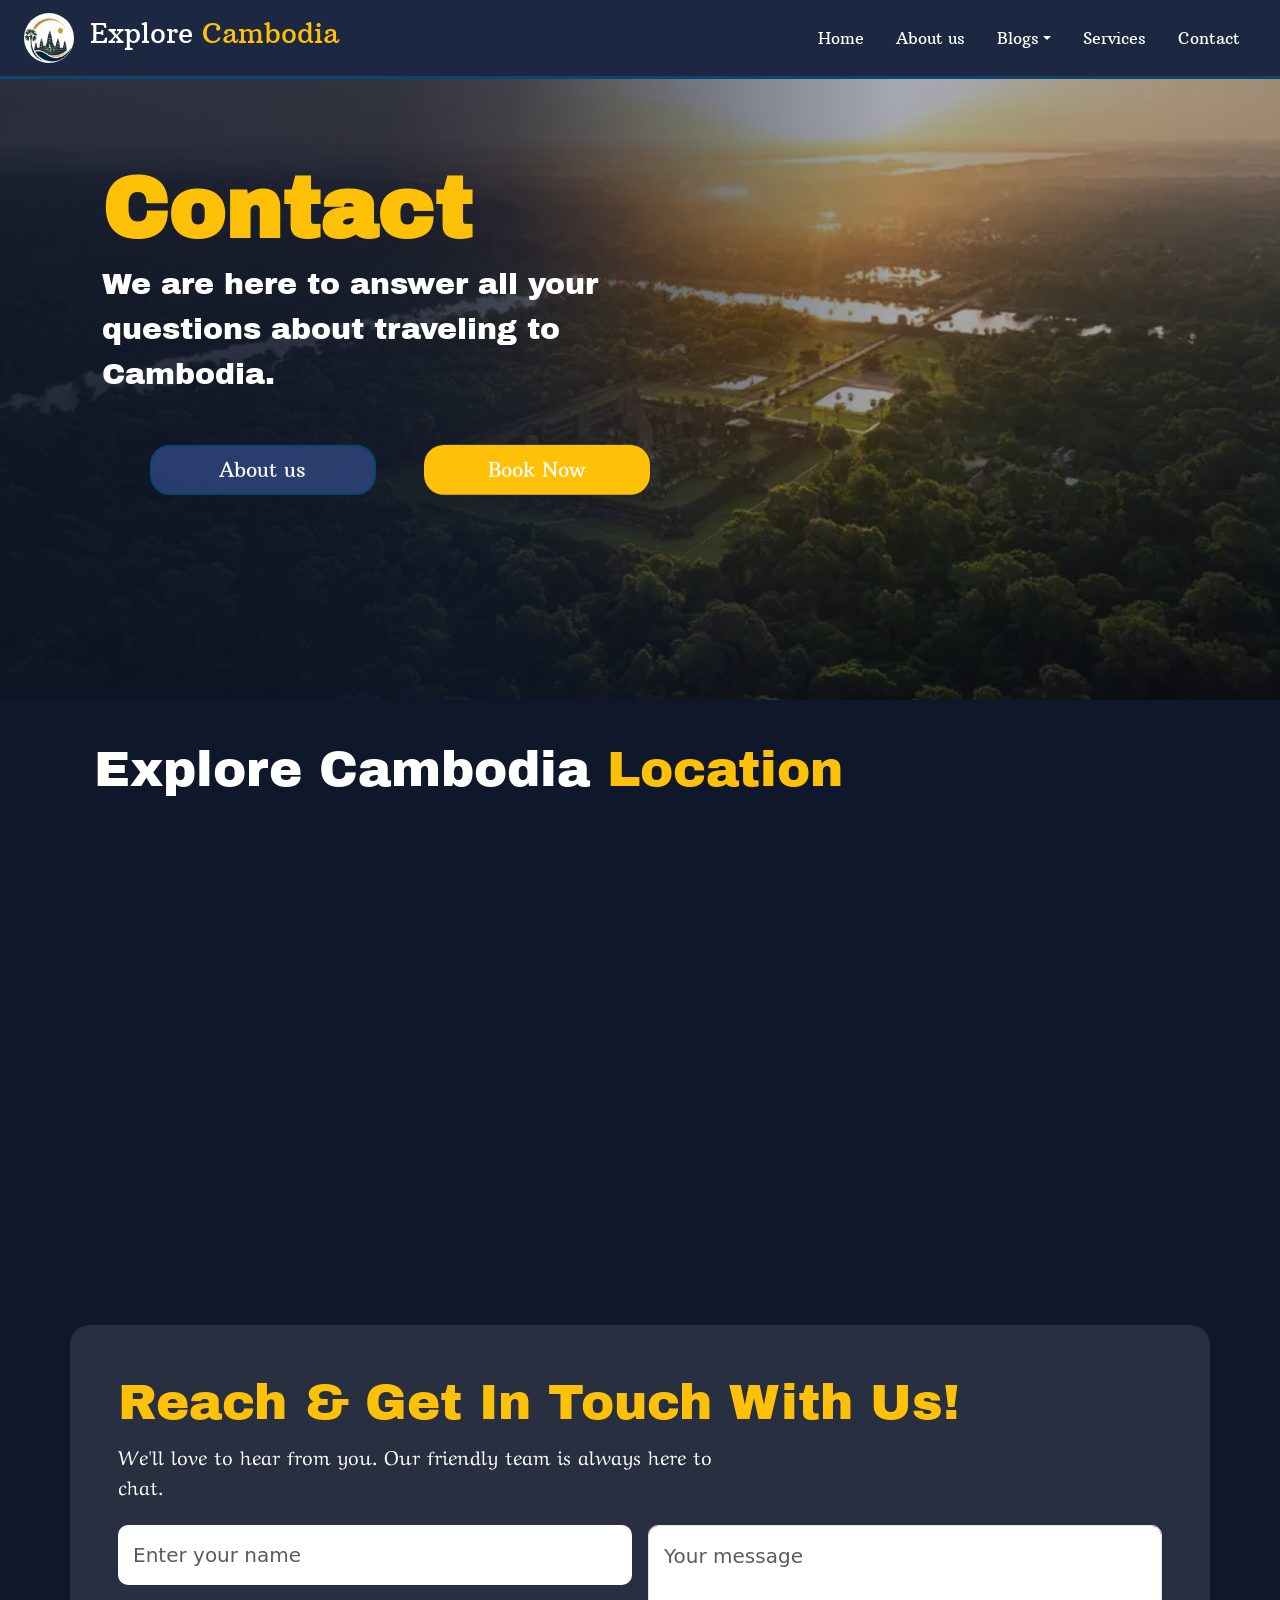
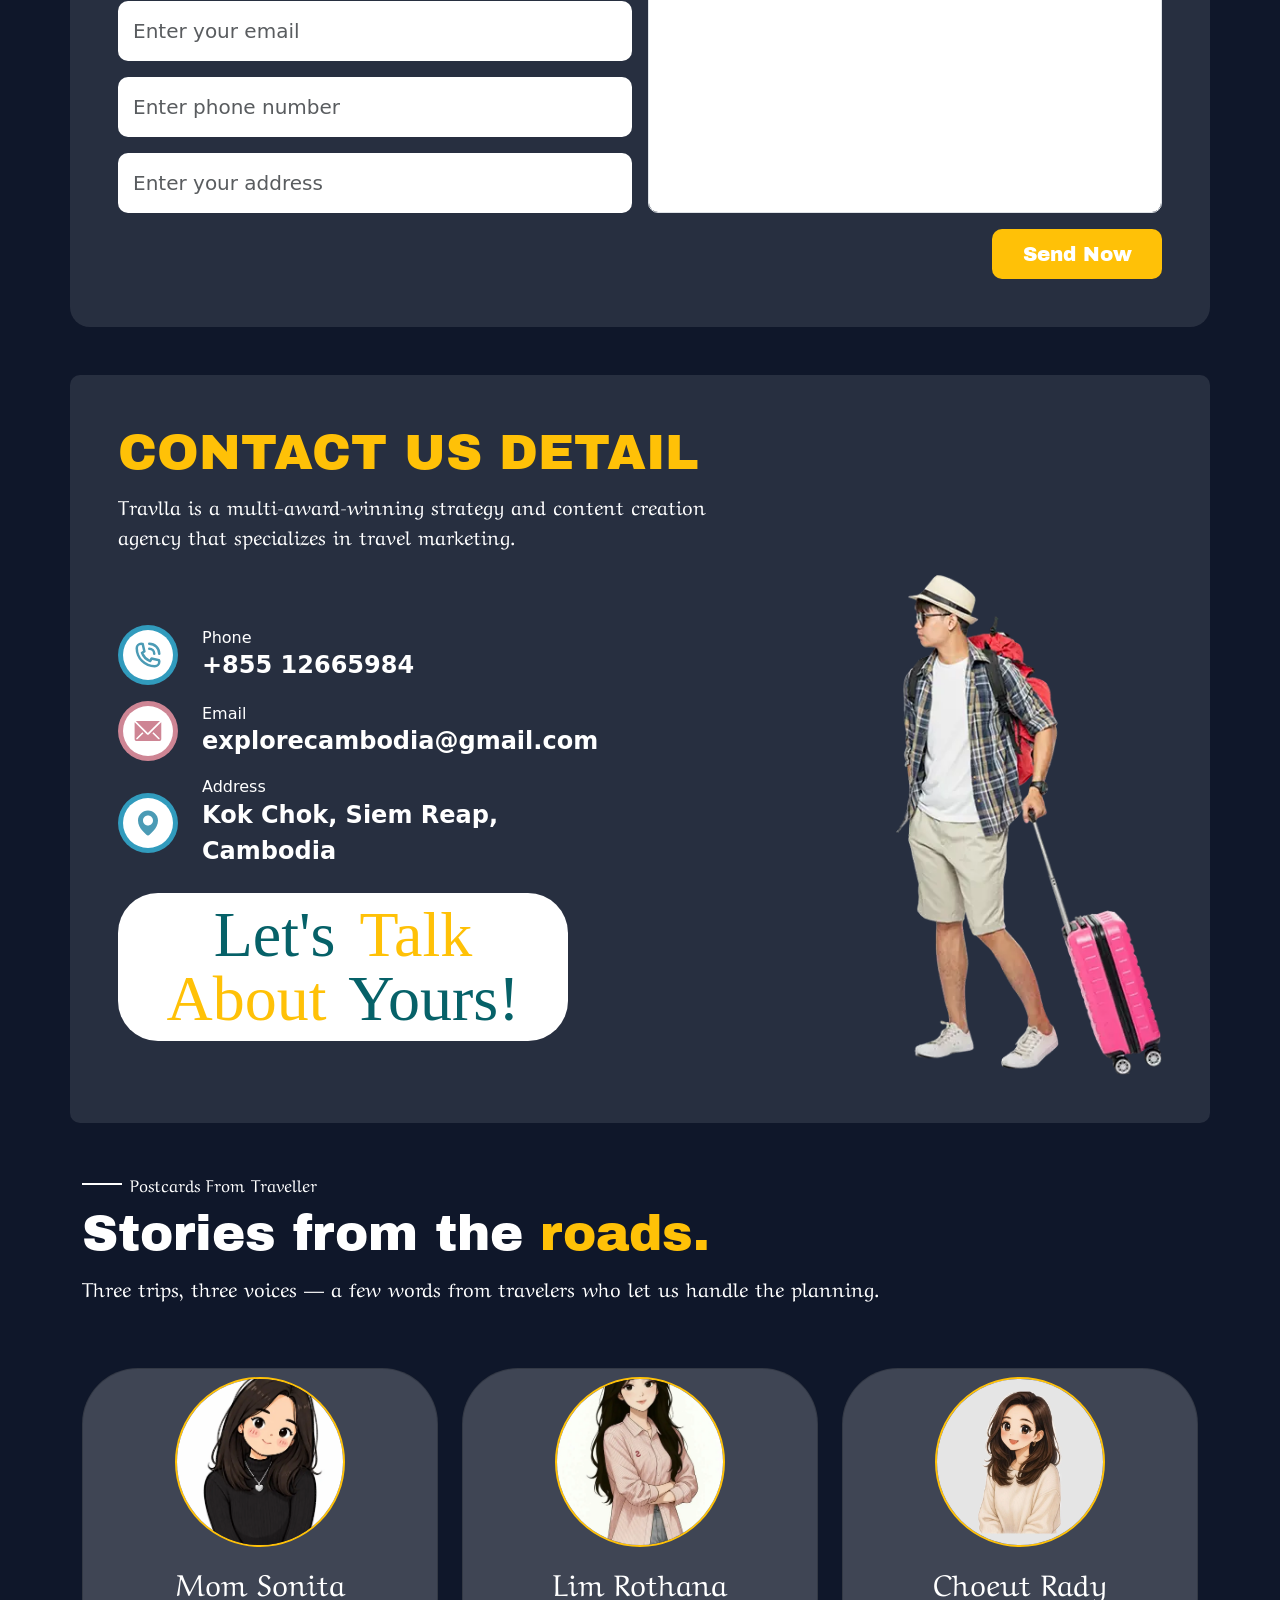
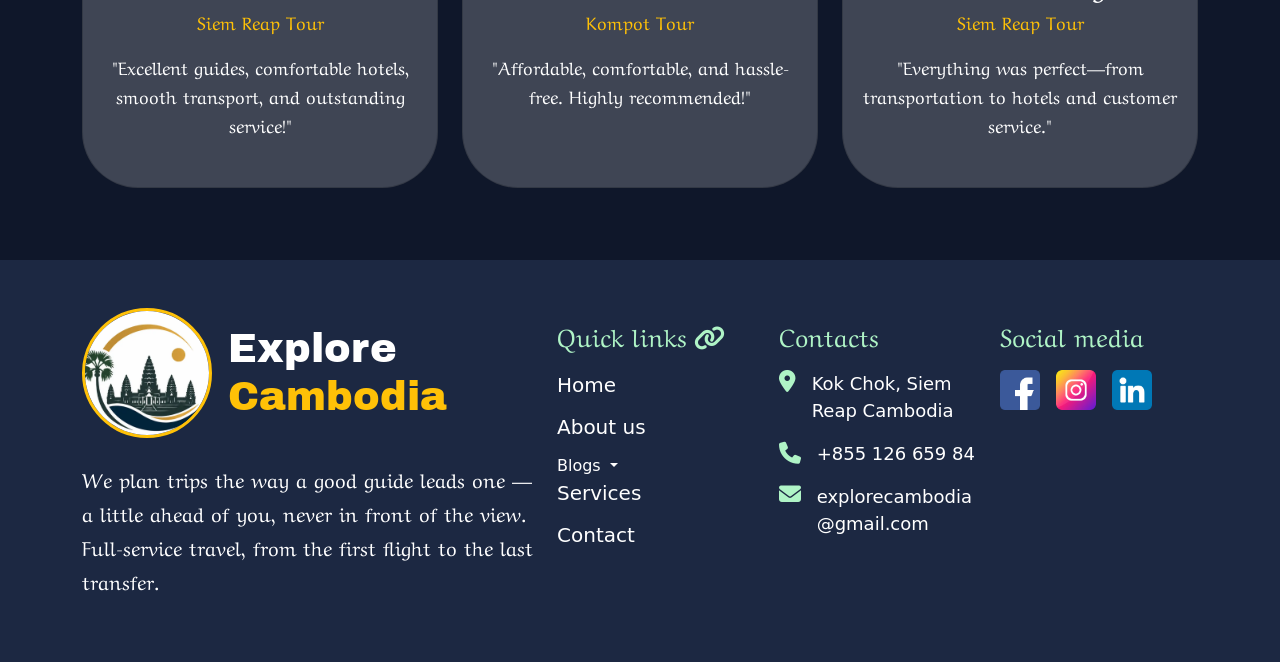
<file: Pages/contact.html>
<!doctype html>
<html lang="en">

<head>
  <meta charset="UTF-8" />
  <meta name="viewport" content="width=device-width, initial-scale=1.0" />
  <link href="https://cdn.jsdelivr.net/npm/bootstrap@5.3.8/dist/css/bootstrap.min.css" rel="stylesheet" />
  <script src="https://cdn.jsdelivr.net/npm/bootstrap@5.3.3/dist/js/bootstrap.bundle.min.js"></script>
  <link rel="stylesheet" href="../css/style.css" />
  <link rel="preconnect" href="https://fonts.googleapis.com" />
  <link rel="preconnect" href="https://fonts.gstatic.com" crossorigin />
  <link
    href="https://fonts.googleapis.com/css2?family=Arbutus+Slab&family=Archivo+Black&family=Aref+Ruqaa:wght@400;700&family=Just+Another+Hand&display=swap"
    rel="stylesheet" />
  <link rel="stylesheet" href="https://cdnjs.cloudflare.com/ajax/libs/font-awesome/6.7.2/css/all.min.css" />
  <link rel="stylesheet" href="../css/service.css" />
  <link rel="stylesheet" href="../css/contact.css" />
  <title>Contact - Explore Cambodia</title>
</head>

<body>
  <div id="navbar"></div>
  <div id="contactHero"></div>

  <!-- Map Section -->
  <div class="container px-3 px-md-4">
    <div class="d-block com-location">
      <h2 class="text-white location-title">
        Explore Cambodia <span class="text-warning">Location</span>
      </h2>
      <div class="map">
        <iframe
          src="https://www.google.com/maps/embed?pb=!1m18!1m12!1m3!1d3881.9084669830736!2d103.85699317486144!3d13.355967386995864!2m3!1f0!2f0!3f0!3m2!1i1024!2i768!4f13.1!3m3!1m2!1s0x311017708eb3592d%3A0xa6429e235374818d!2sBIOLAB%20CAF%C3%89!5e0!3m2!1sen!2skh!4v1787886704352!5m2!1sen!2skh"
          width="100%" style="border-radius: 20px" allowfullscreen="" loading="lazy"
          referrerpolicy="strict-origin-when-cross-origin"></iframe>
      </div>
    </div>
  </div>

  <!-- Contact Form Section -->
  <div class="container contact-card p-3 p-md-5 my-4 my-md-5">
    <div class="d-block">
      <h2 class="text-warning text-capitalize contact-title px-0">
        reach & get in touch with us!
      </h2>
      <p class="text-white contact-sub-text px-0">
        We'll love to hear from you. Our friendly team is always here to chat.
      </p>

      <form action="" class="contact-info mt-4">
        <div class="row g-3">
          <div class="col-12 col-lg-6">
            <div class="d-flex flex-column gap-3 contact-info-cards">
              <input type="text" placeholder="Enter your name" name="name" class="form-control info-text" />
              <input type="email" placeholder="Enter your email" name="email" class="form-control info-text" />
              <input type="tel" pattern="[0-9]{3}-[0-9]{2}-[0-9]{3}" placeholder="Enter phone number" class="form-control info-text" />
              <input type="text" placeholder="Enter your address" name="address" class="form-control info-text" />
            </div>
          </div>
          <div class="col-12 col-lg-6">
            <div class="message h-100">
              <textarea name="message" id="message" placeholder="Your message" class="form-control message-card" style="resize: none;"></textarea>
            </div>
          </div>
        </div>
        <div class="submit d-flex justify-content-end align-items-center mt-3">
          <button type="submit" class="submit-btn">Send Now</button>
        </div>
      </form>
    </div>
  </div>

  <!-- Contact Detail Section -->
  <div class="container contact-detail p-3 p-md-5 my-4 my-md-5">
    <div class="d-block">
      <h2 class="text-warning contact-detail-title text-uppercase px-0">contact us detail</h2>
      <p class="text-white contact-detail-sub-text px-0">
        Travlla is a multi-award-winning strategy and content creation agency that specializes in travel marketing.
      </p>
      
      <div class="row mt-4 align-items-center">
        <div class="col-12 col-lg-6 py-2">
          <div class="d-flex flex-column gap-3 contact-information-wrapper my-3">
            
            <!-- Phone -->
            <div class="d-flex justify-content-start align-items-center gap-3 gap-md-4 contact-information">
              <div class="contact-info-icons">
                <div class="round-circle1">
                  <div class="sub-round-circle">
                    <svg xmlns="http://www.w3.org/2000/svg" width="2em" height="2em" viewBox="0 0 24 24" class="contact-icon">
                      <path d="M0 0h24v24H0z" fill="none" />
                      <path fill="currentColor" d="M13 8a3 3 0 0 1 3 3a1 1 0 0 0 2 0a5 5 0 0 0-5-5a1 1 0 0 0 0 2" />
                      <path fill="currentColor" d="M13 4a7 7 0 0 1 7 7a1 1 0 0 0 2 0a9 9 0 0 0-9-9a1 1 0 0 0 0 2m8.75 11.91a1 1 0 0 0-.72-.65l-6-1.37a1 1 0 0 0-.92.26c-.14.13-.15.14-.8 1.38a9.9 9.9 0 0 1-4.87-4.89C9.71 10 9.72 10 9.85 9.85a1 1 0 0 0 .26-.92L8.74 3a1 1 0 0 0-.65-.72a4 4 0 0 0-.72-.18A4 4 0 0 0 6.6 2A4.6 4.6 0 0 0 2 6.6A15.42 15.42 0 0 0 17.4 22a4.6 4.6 0 0 0 4.6-4.6a5 5 0 0 0-.06-.76a4.3 4.3 0 0 0-.19-.73M17.4 20A13.41 13.41 0 0 1 4 6.6A2.61 2.61 0 0 1 6.6 4h.33L8 8.64l-.54.28c-.86.45-1.54.81-1.18 1.59a11.85 11.85 0 0 0 7.18 7.21c.84.34 1.17-.29 1.62-1.16l.29-.55L20 17.07v.33a2.61 2.61 0 0 1-2.6 2.6" />
                    </svg>
                  </div>
                </div>
              </div>
              <div class="d-block text-break">
                <h3 class="text-white contact-detail-title-text mb-0">Phone</h3>
                <a href="tel:+85512665984" class="text-white contact-detail-title-sub">+855 12665984</a>
              </div>
            </div>

            <!-- Email -->
            <div class="d-flex justify-content-start align-items-center gap-3 gap-md-4 contact-information">
              <div class="contact-info-icons">
                <div class="round-circle2">
                  <div class="sub-round-circle">
                    <svg xmlns="http://www.w3.org/2000/svg" width="2em" height="2em" viewBox="0 0 36 36" class="contact-icon1">
                      <path d="M0 0h36v36H0z" fill="none" />
                      <path fill="currentColor" d="M32.33 6a2 2 0 0 0-.41 0h-28a2 2 0 0 0-.53.08l14.45 14.39Z" class="clr-i-solid clr-i-solid-path-1" />
                      <path fill="currentColor" d="m33.81 7.39l-14.56 14.5a2 2 0 0 1-2.82 0L2 7.5a2 2 0 0 0-.07.5v20a2 2 0 0 0 2 2h28a2 2 0 0 0 2-2V8a2 2 0 0 0-.12-.61M5.3 28H3.91v-1.43l7.27-7.21l1.41 1.41Zm26.61 0h-1.4l-7.29-7.23l1.41-1.41l7.27 7.21Z" class="clr-i-solid clr-i-solid-path-2" />
                      <path fill="none" d="M0 0h36v36H0z" />
                    </svg>
                  </div>
                </div>
              </div>
              <div class="d-block text-break">
                <h3 class="text-white contact-detail-title-text mb-0">Email</h3>
                <a href="https://mail.google.com/mail/?view=cm&fs=1&to=sonitamom9@gmail.com" target="_blank" rel="noopener noreferrer" class="text-white contact-detail-title-sub">explorecambodia@gmail.com</a>
              </div>
            </div>

            <!-- Address -->
            <div class="d-flex justify-content-start align-items-center gap-3 gap-md-4 contact-information">
              <div class="contact-info-icons">
                <div class="round-circle1">
                  <div class="sub-round-circle">
                    <svg xmlns="http://www.w3.org/2000/svg" width="2em" height="2em" viewBox="0 0 24 24" class="contact-icon">
                      <path d="M0 0h24v24H0z" fill="none" />
                      <path fill="currentColor" d="M12 2c-4.41 0-8 3.59-8 8c-.03 6.44 7.12 11.6 7.42 11.82c.17.12.38.19.58.19s.41-.06.58-.19c.3-.22 7.45-5.37 7.42-11.82c0-4.41-3.59-8-8-8m0 12c-2.21 0-4-1.79-4-4s1.79-4 4-4s4 1.79 4 4s-1.79 4-4 4" />
                    </svg>
                  </div>
                </div>
              </div>
              <div class="d-block text-break">
                <h3 class="text-white contact-detail-title-text mb-0">Address</h3>
                <a href="https://maps.app.goo.gl/M9svnR6Pp8djcpo79" target="_blank" rel="noopener noreferrer" class="text-white contact-detail-title-sub">Kok Chok, Siem Reap, Cambodia</a>
              </div>
            </div>

          </div>

          <div class="contact-detail-card-text mt-4">
            <p class="talk-w-us text-capitalize mb-0">
              let's <span class="text-warning ms-2 me-2">talk about</span> yours!
            </p>
          </div>
        </div>

        <div class="col-12 col-lg-6 mt-4 mt-lg-0">
          <div class="traveller-image d-flex justify-content-center justify-content-lg-end align-items-end">
            <img src="../asset/image/contact/character.webp" alt="Traveller" class="traveller img-fluid">
          </div>
        </div>
      </div>
    </div>
  </div>

  <div id="review"></div>
  <div id="footer"></div>
</body>
<script src="../js/include.js"></script>
<script type="module" src="../js/contact.js"></script>

</html>
</file>
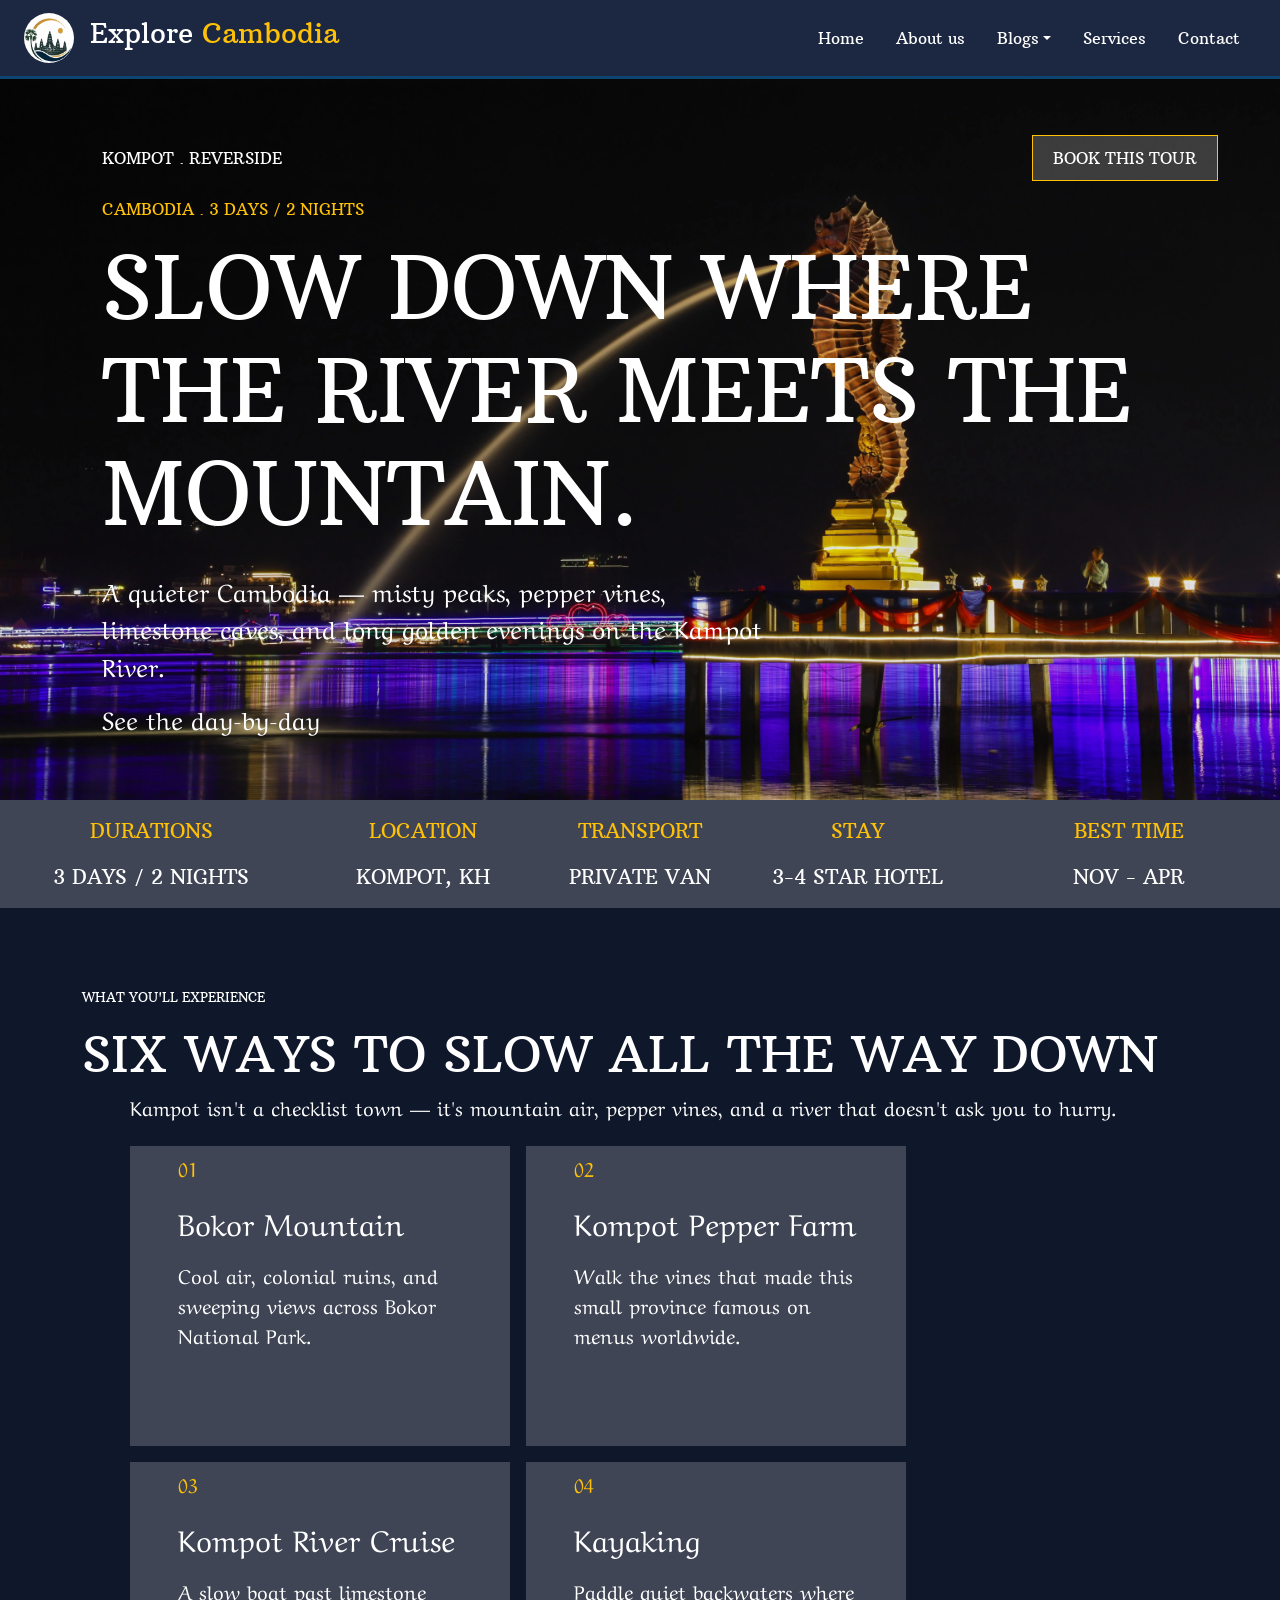
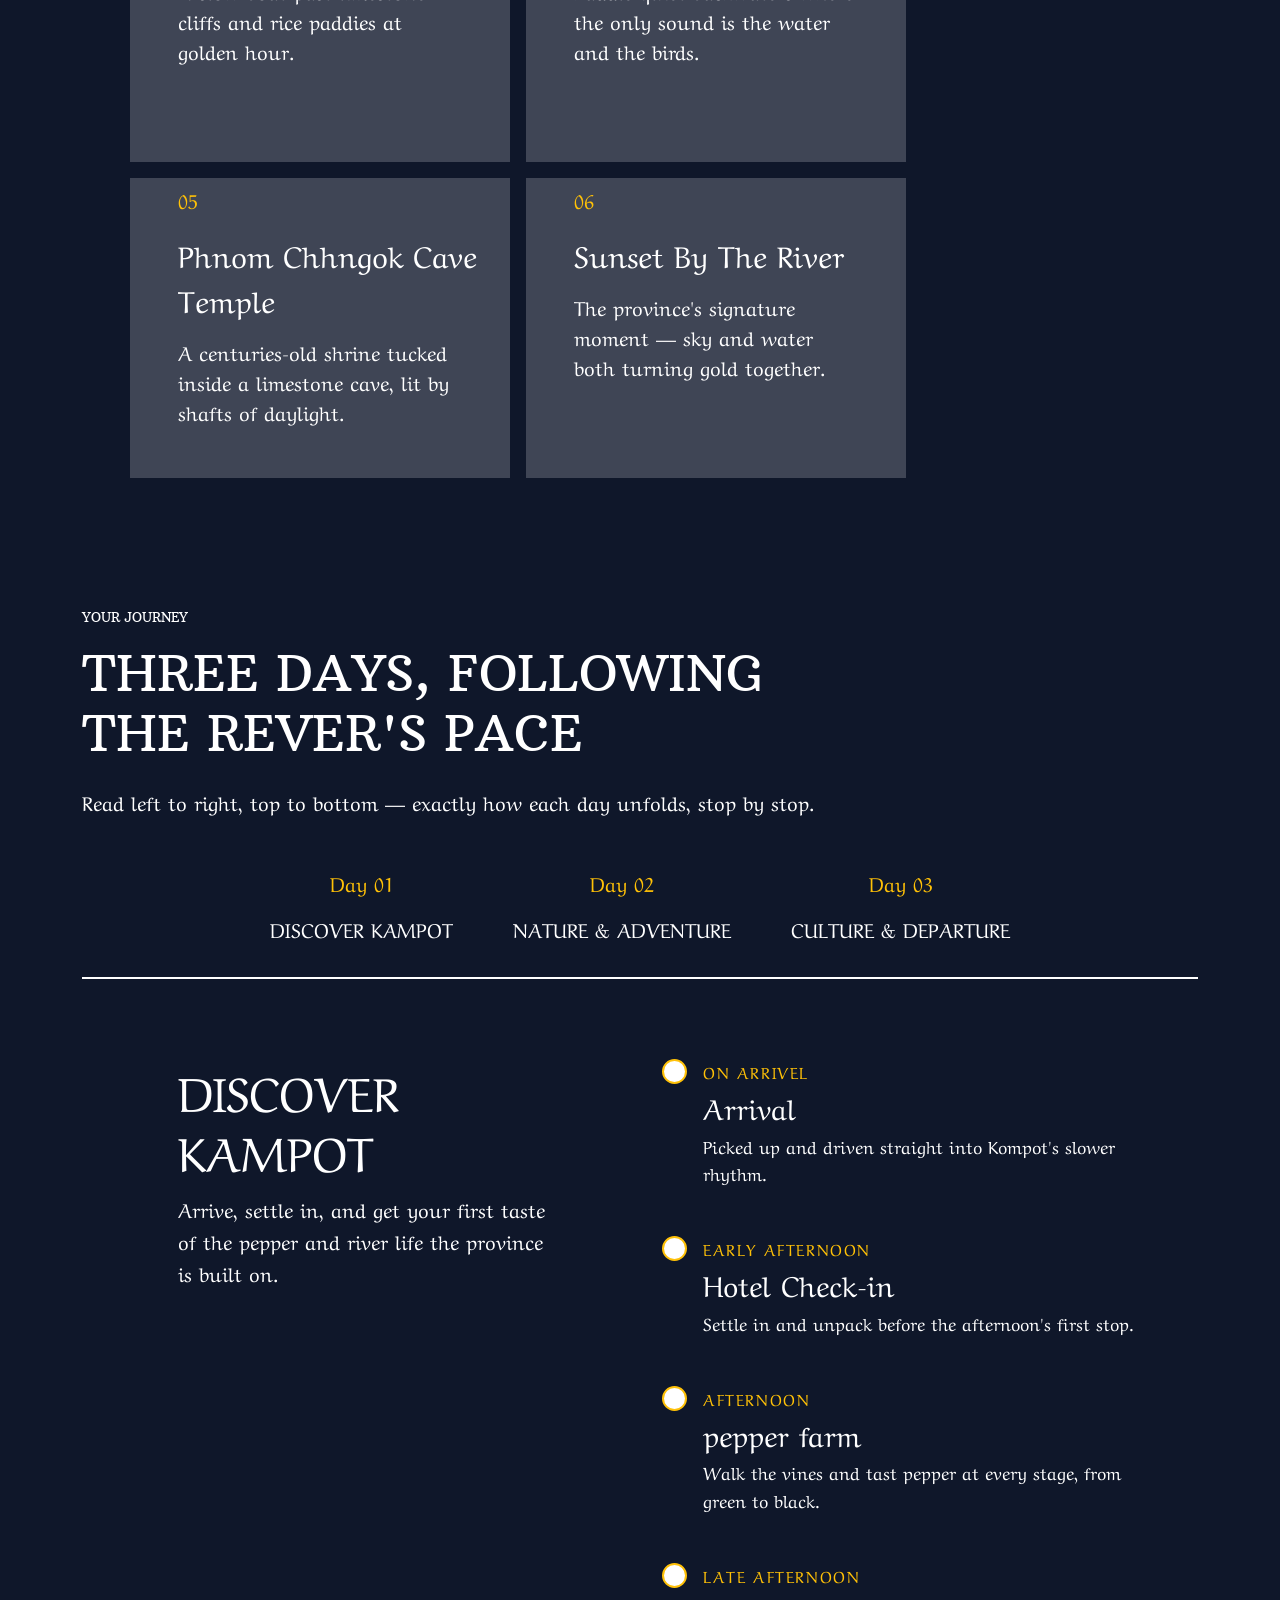
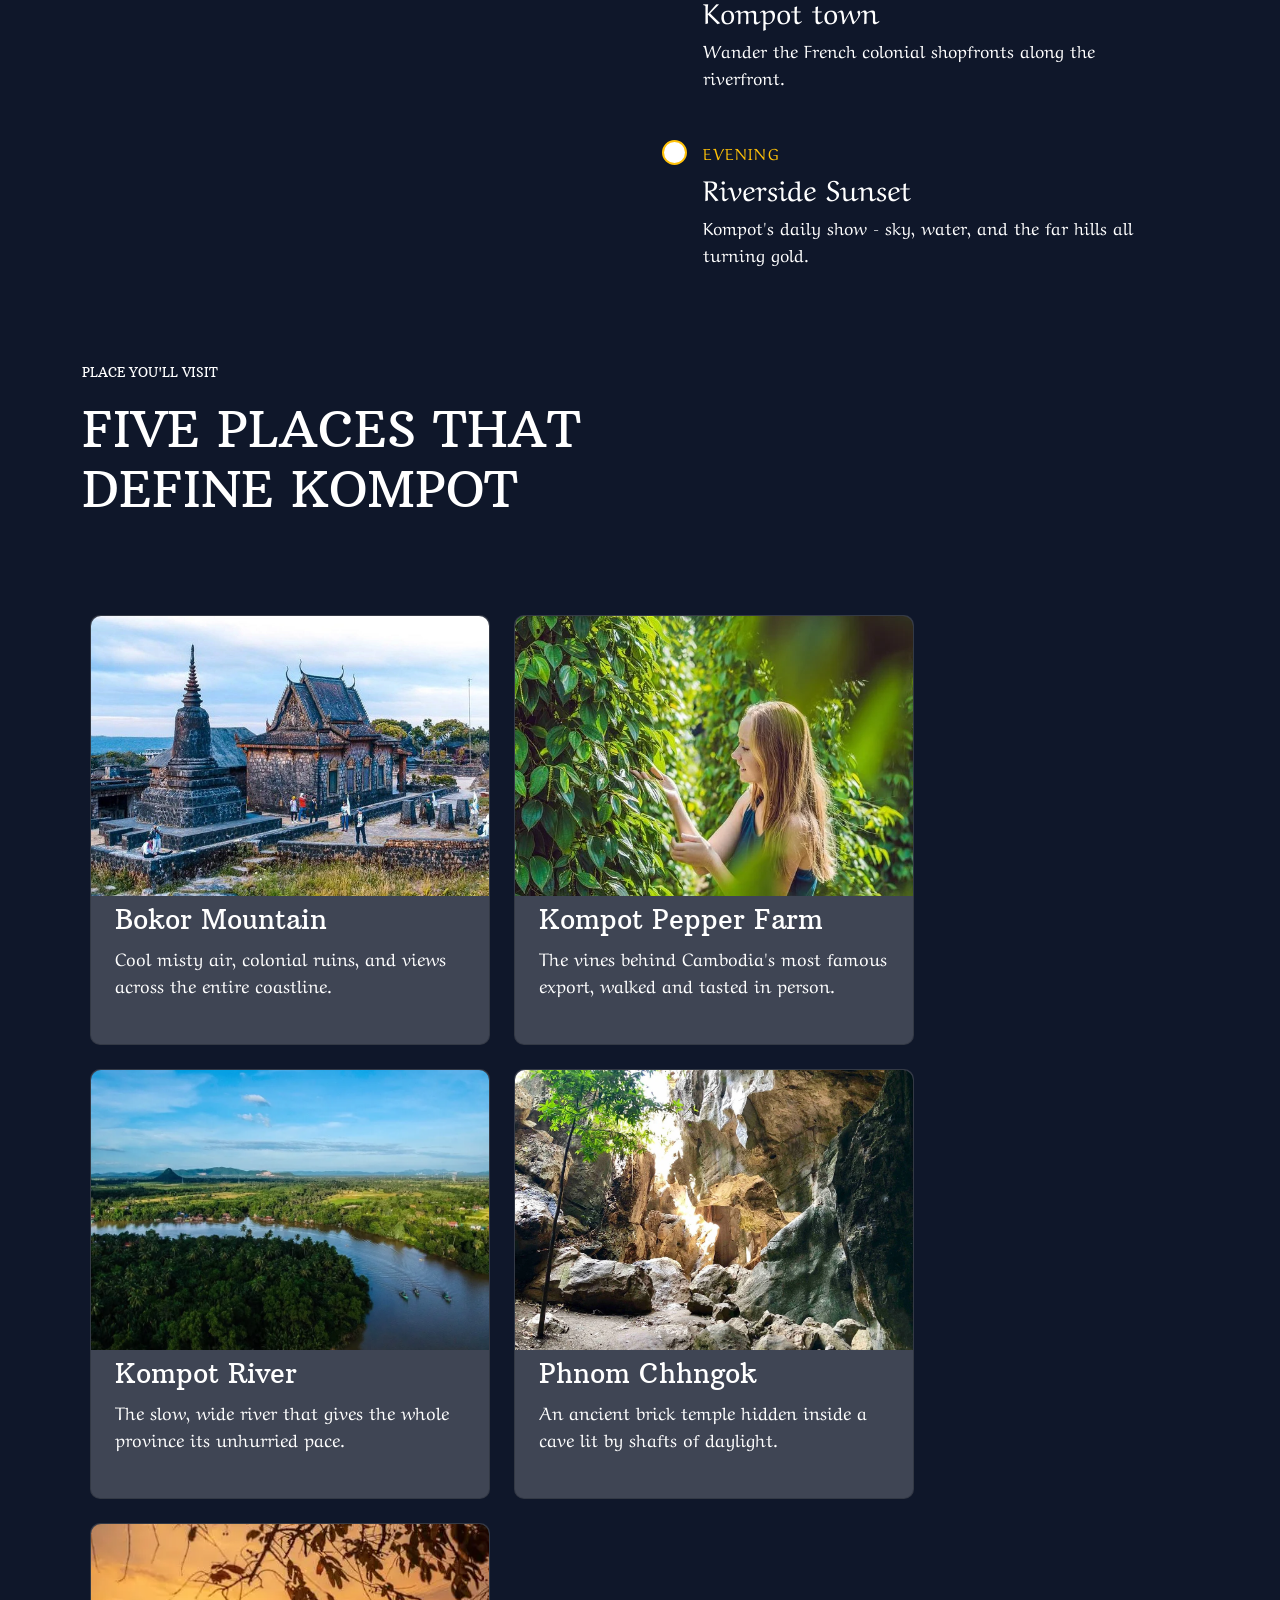
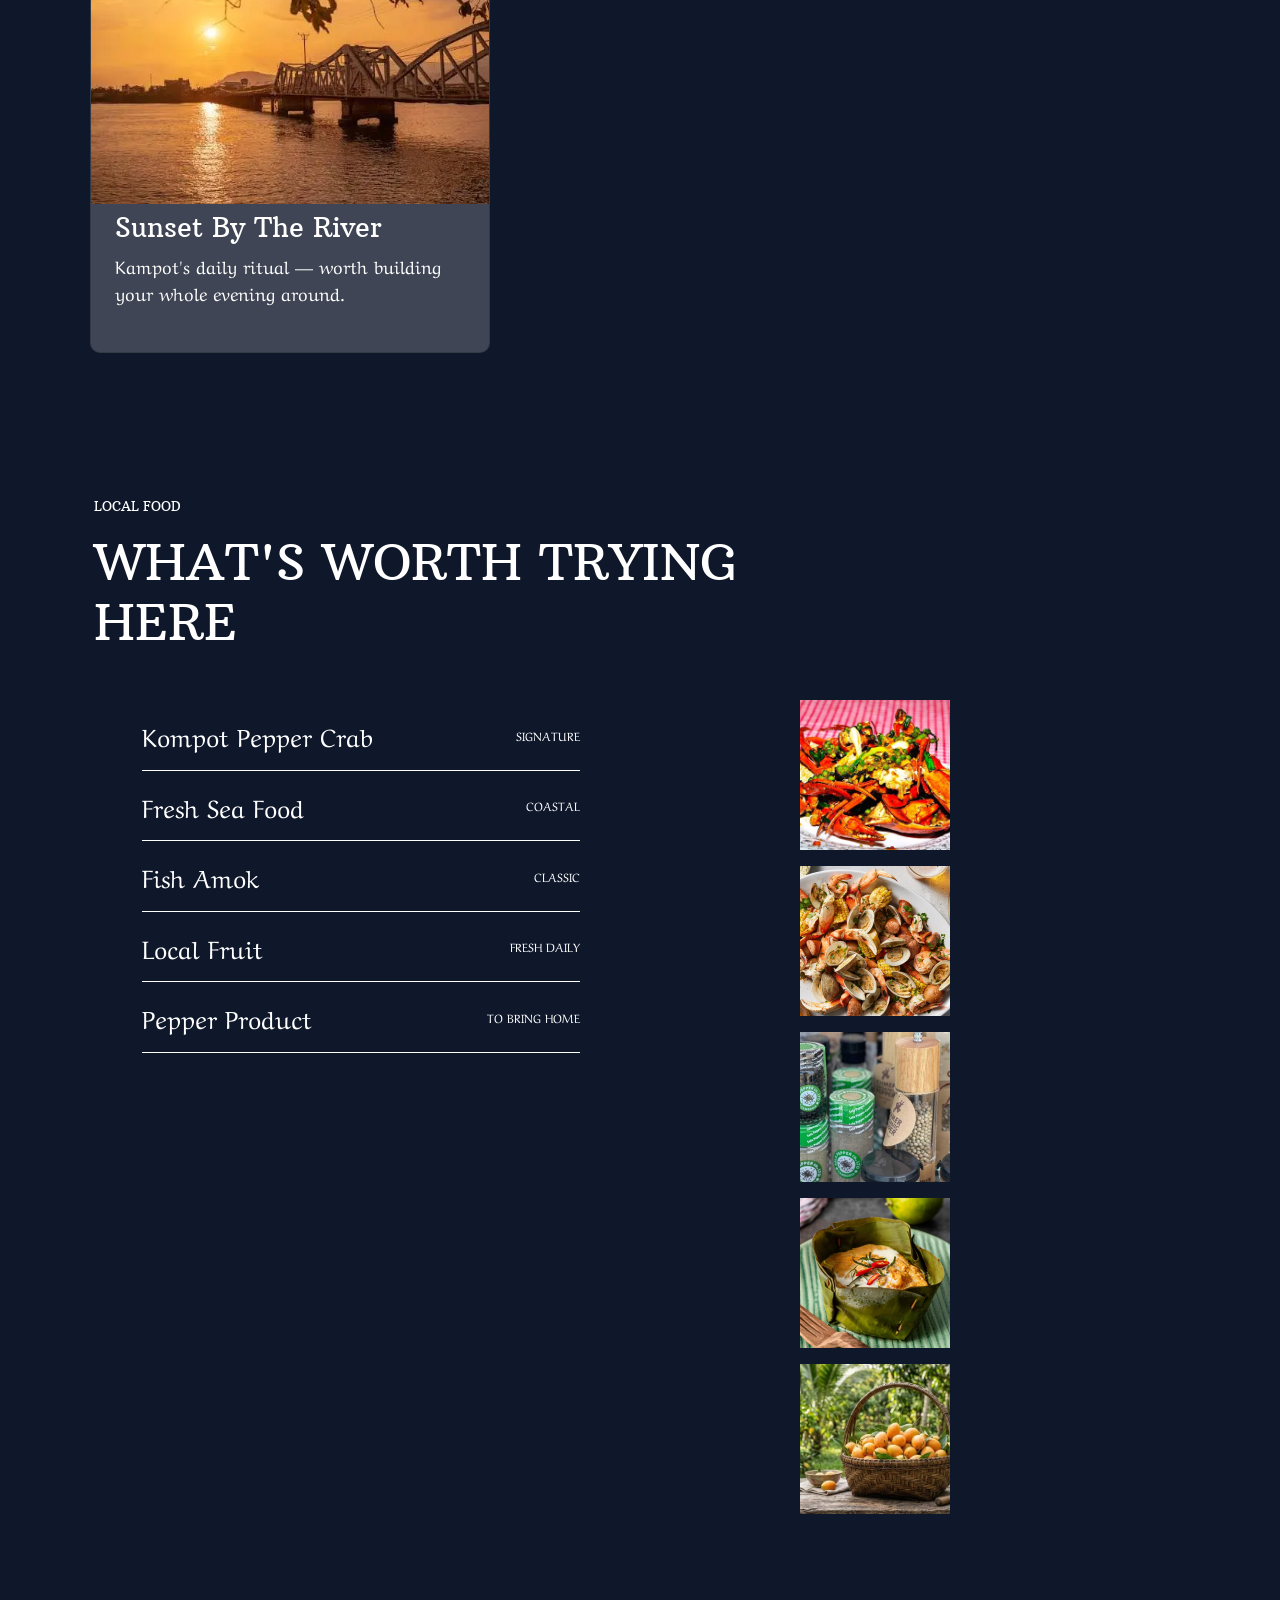
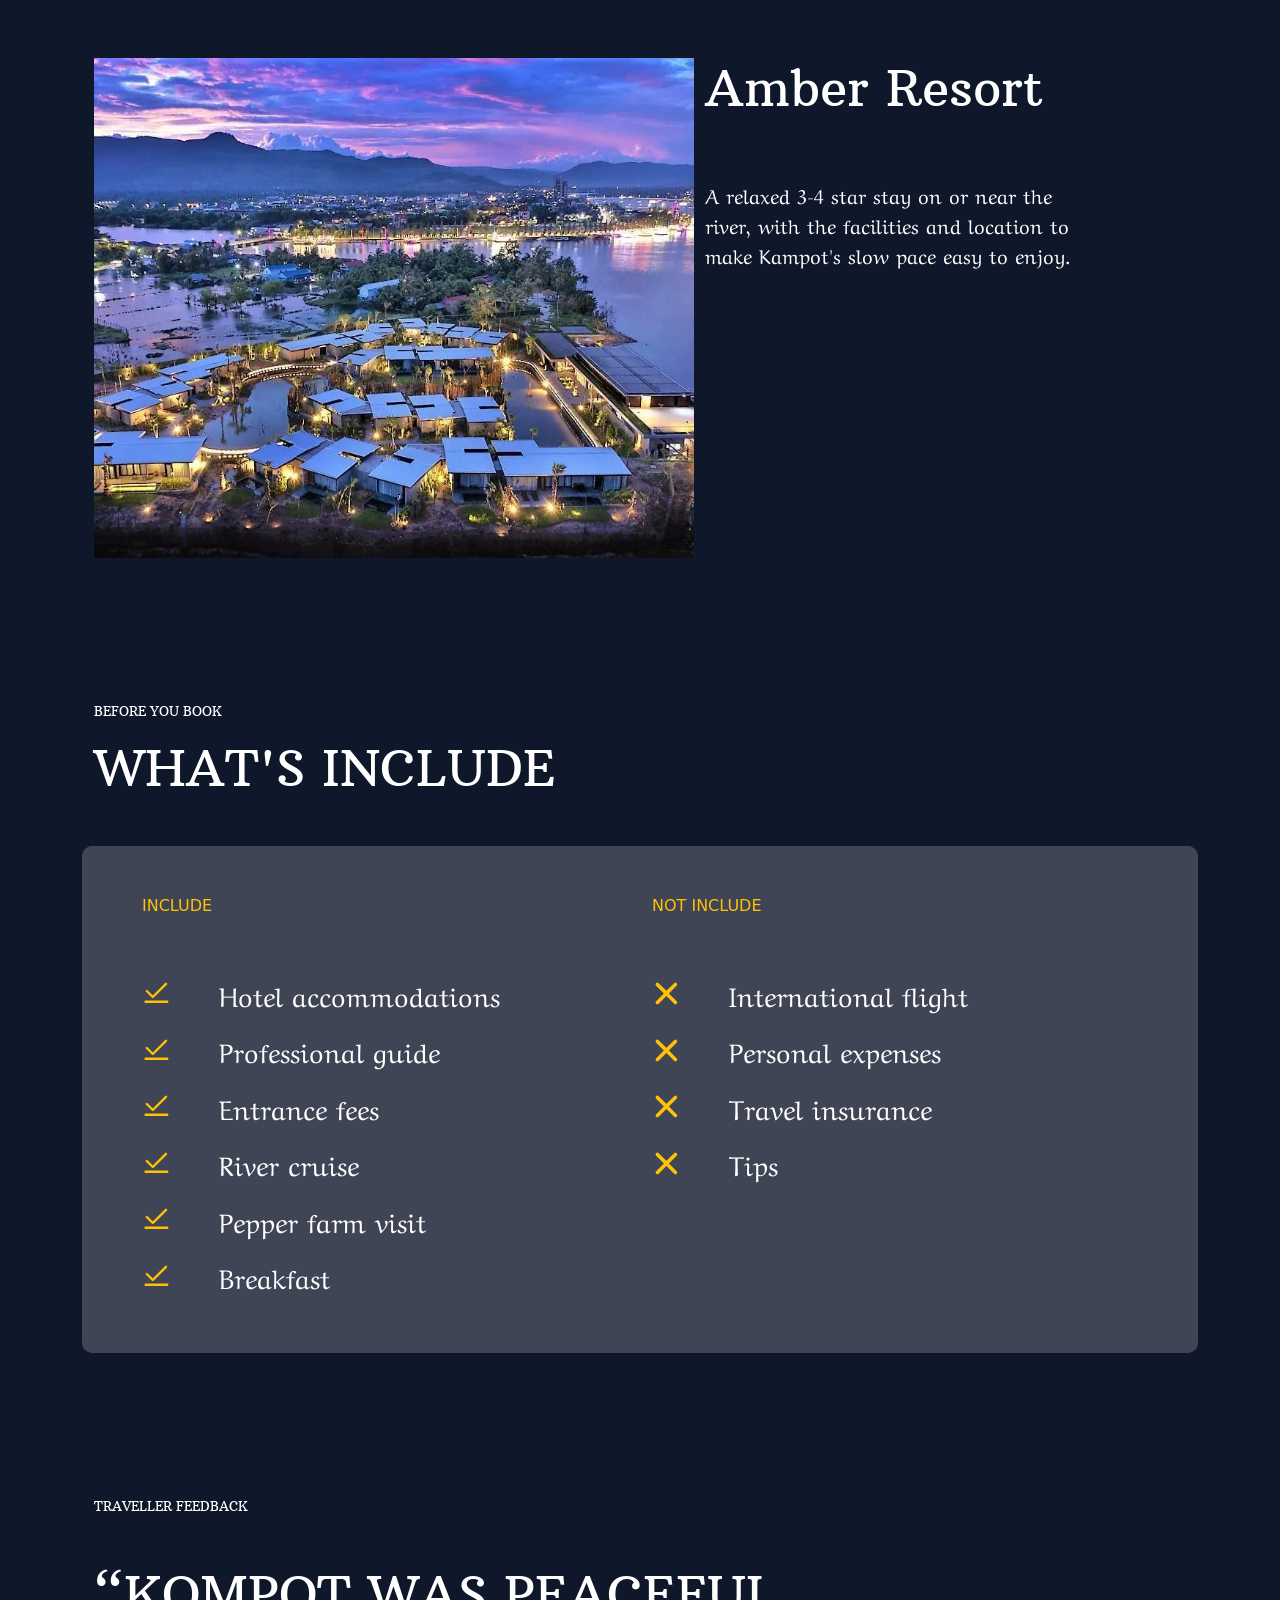
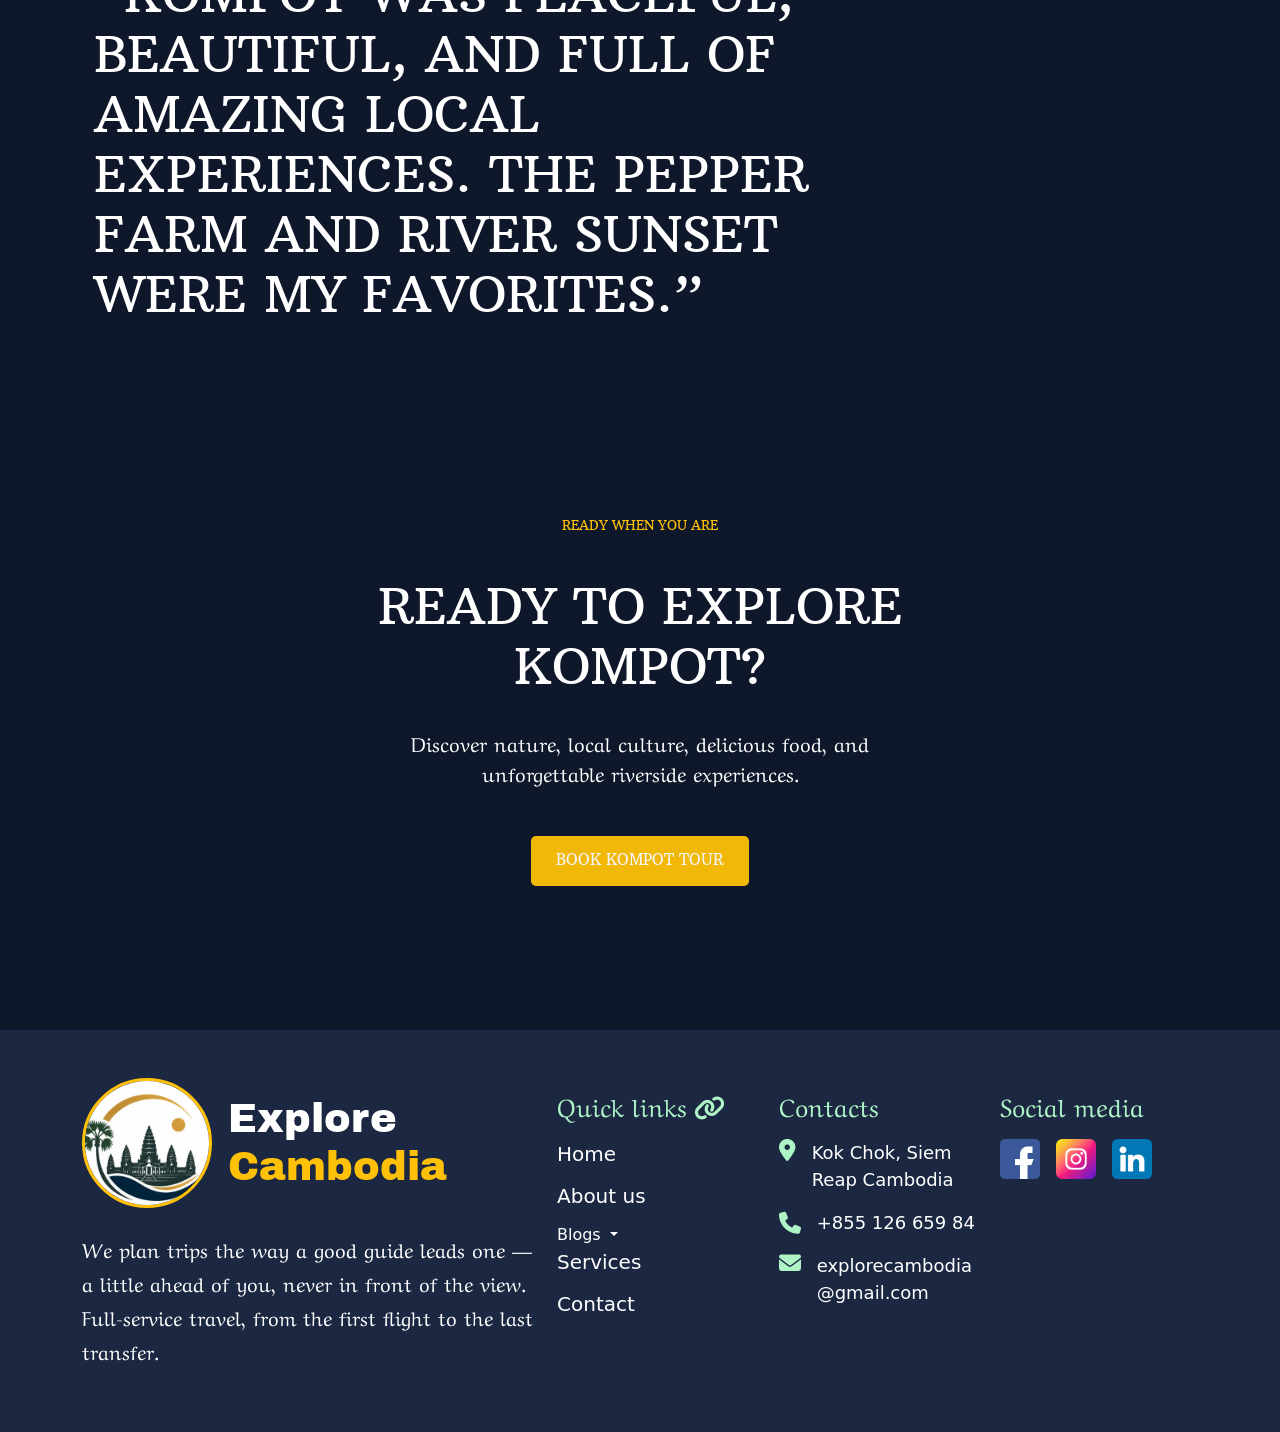
<file: Pages/kompot.html>
<!doctype html>
<html lang="en">
  <head>
    <meta charset="UTF-8" />
    <meta name="viewport" content="width=device-width, initial-scale=1.0" />
    <link
      href="https://cdn.jsdelivr.net/npm/bootstrap@5.3.8/dist/css/bootstrap.min.css"
      rel="stylesheet"
    />
    <script src="https://cdn.jsdelivr.net/npm/bootstrap@5.3.3/dist/js/bootstrap.bundle.min.js"></script>
    <link rel="stylesheet" href="../css/style.css" />
    <link rel="preconnect" href="https://fonts.googleapis.com" />
    <link rel="preconnect" href="https://fonts.gstatic.com" crossorigin />
    <link
      href="https://fonts.googleapis.com/css2?family=Arbutus+Slab&family=Archivo+Black&family=Aref+Ruqaa:wght@400;700&family=Just+Another+Hand&display=swap"
      rel="stylesheet"
    />
    <link
      rel="stylesheet"
      href="https://cdnjs.cloudflare.com/ajax/libs/font-awesome/6.7.2/css/all.min.css"
    />
    <link rel="stylesheet" href="../css/blogs.css" />
    <title>Kompot Tour - Explore Cambodia</title>
  </head>
  <body>
    <div id="navbar"></div>
    <div id="blogHero"></div>
    <div id="footer"></div>

    <script src="../js/include.js"></script>
    <script type="module" src="../js/kompot.js"></script>
    <script src="../js/Blog_day.js"></script>
  </body>
</html>
</file>
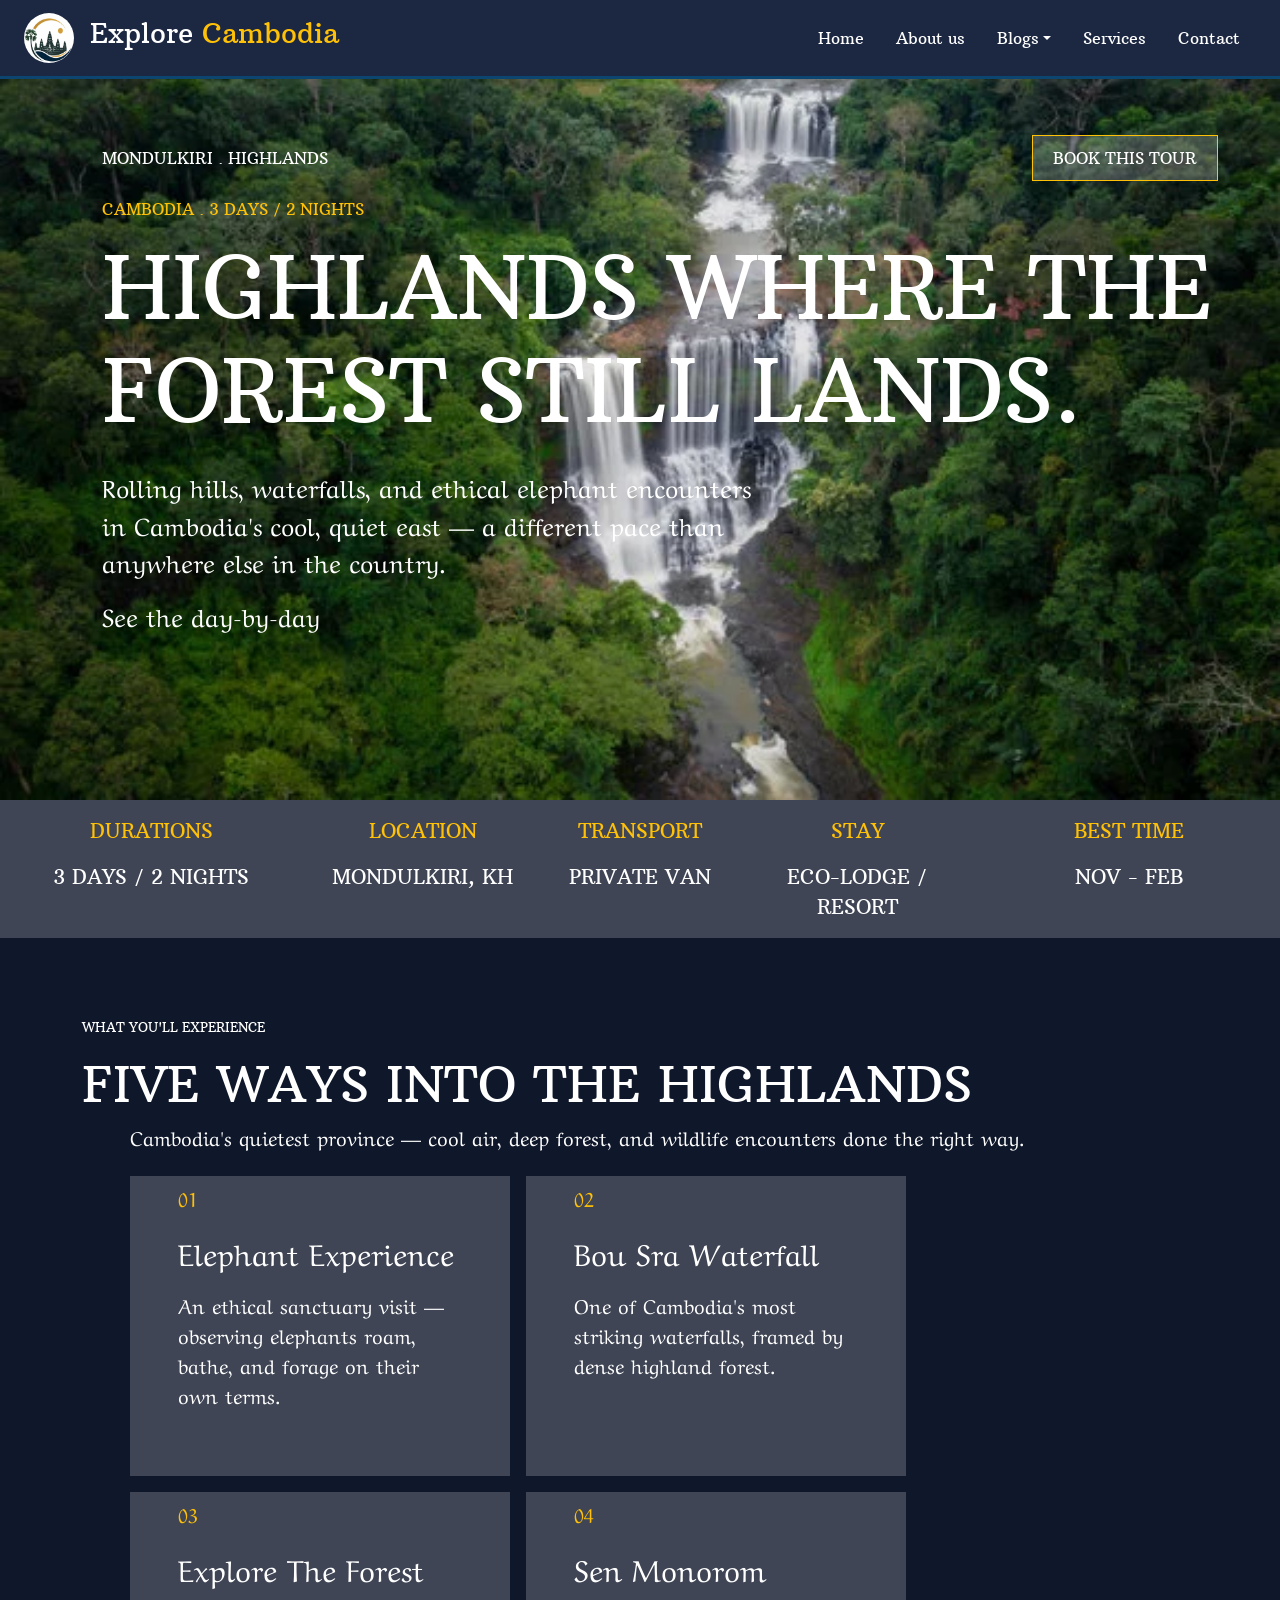
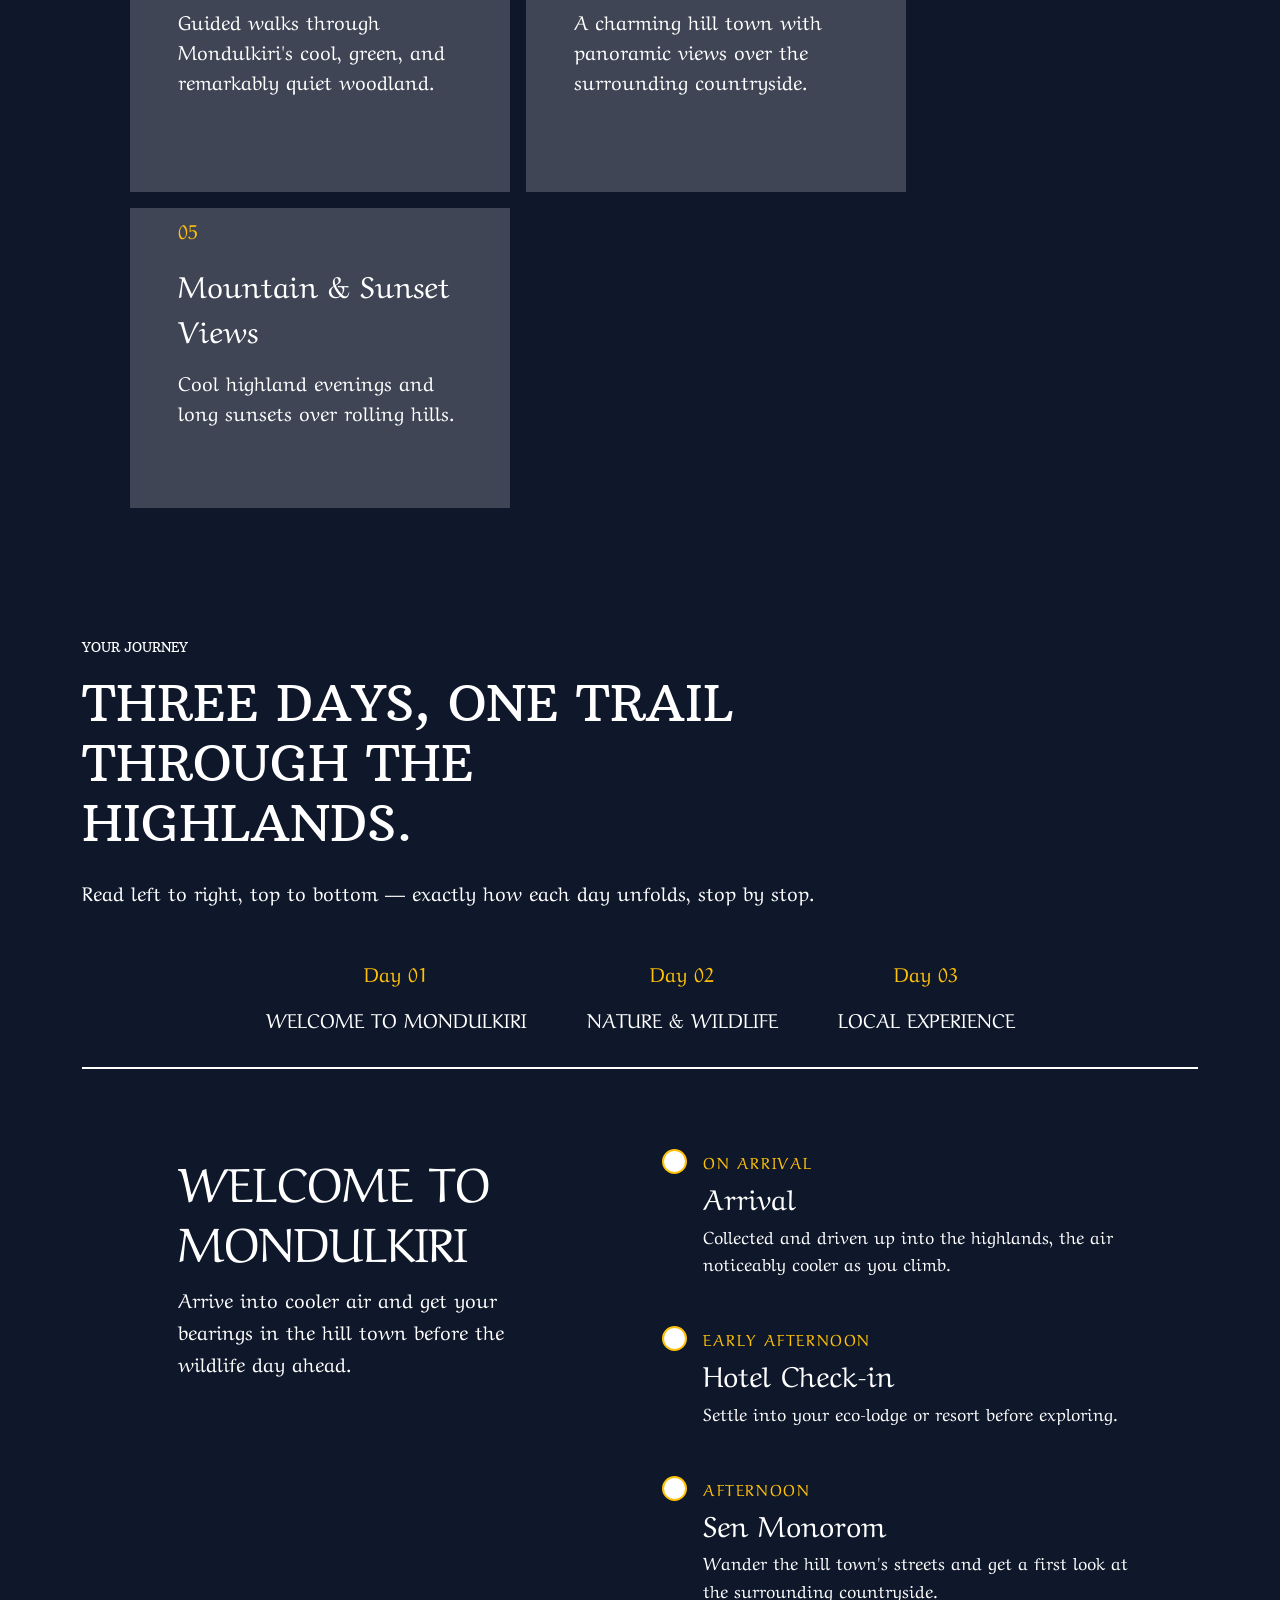
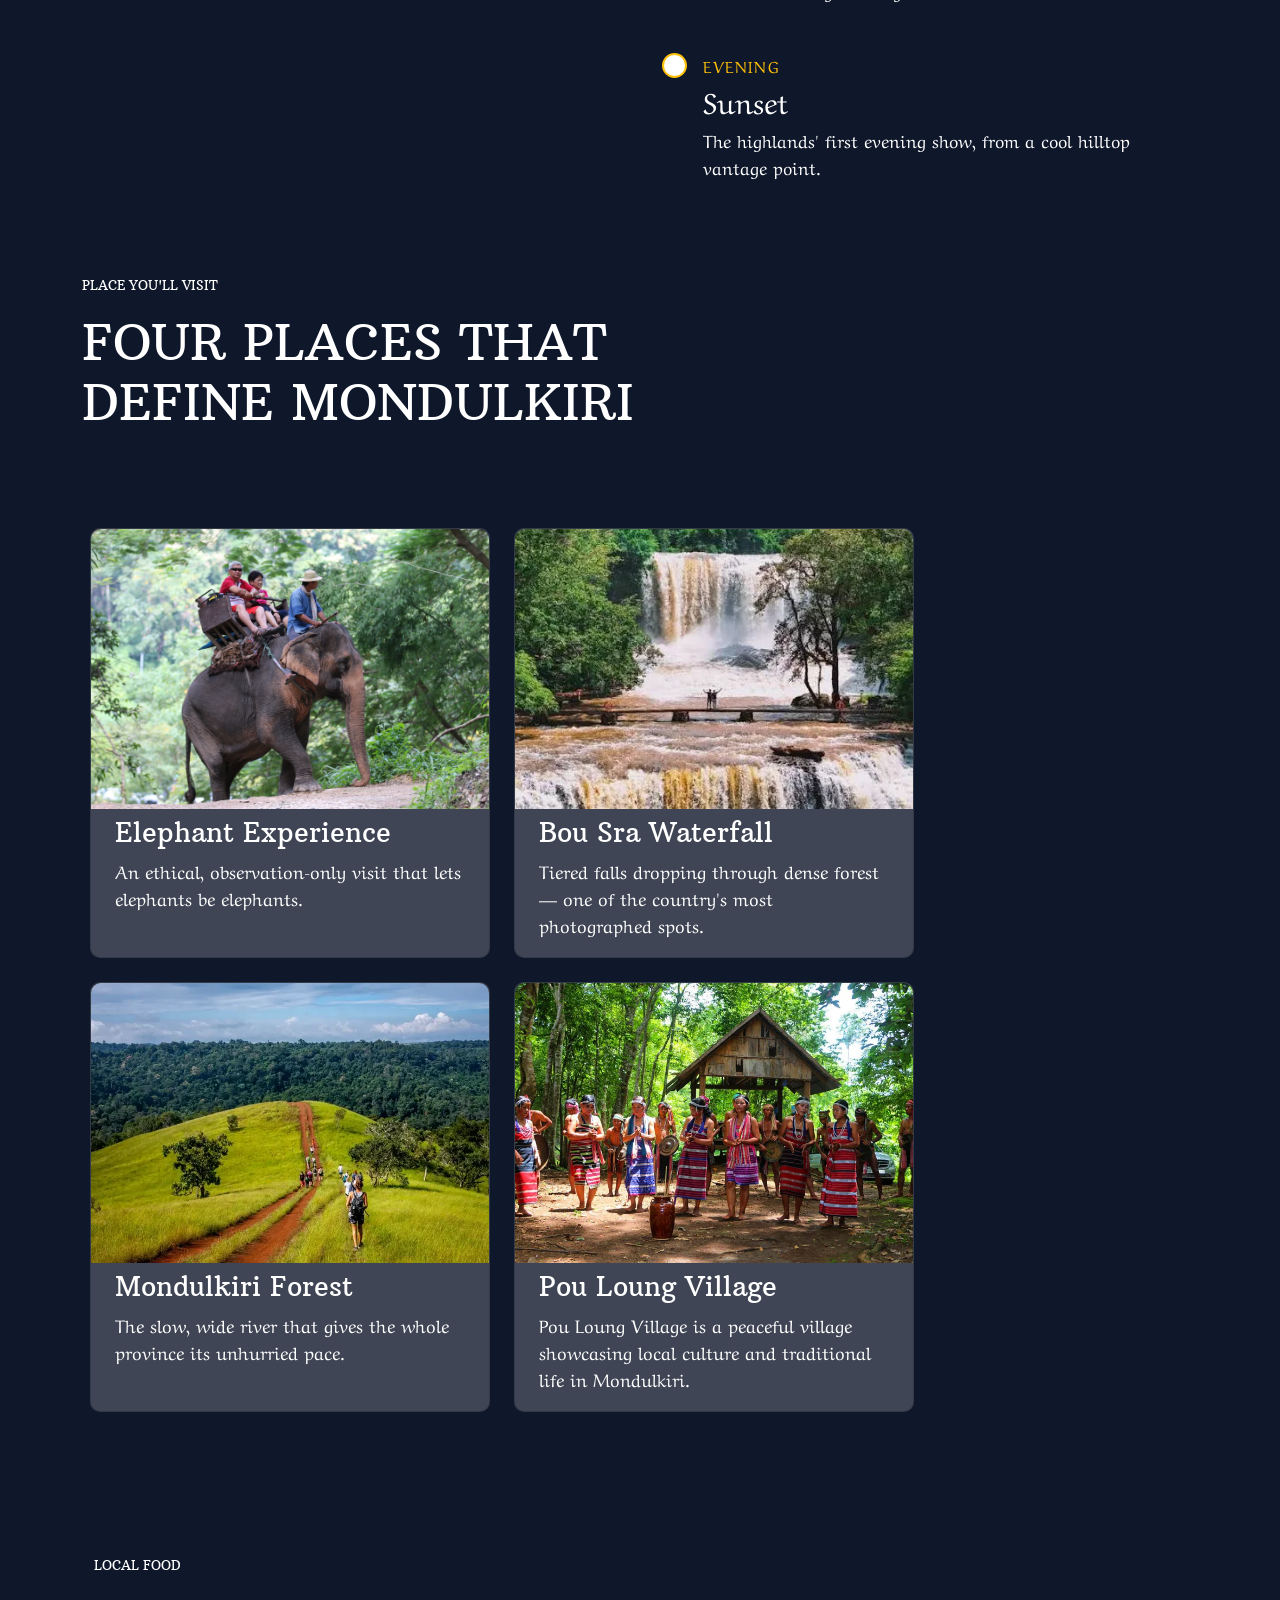
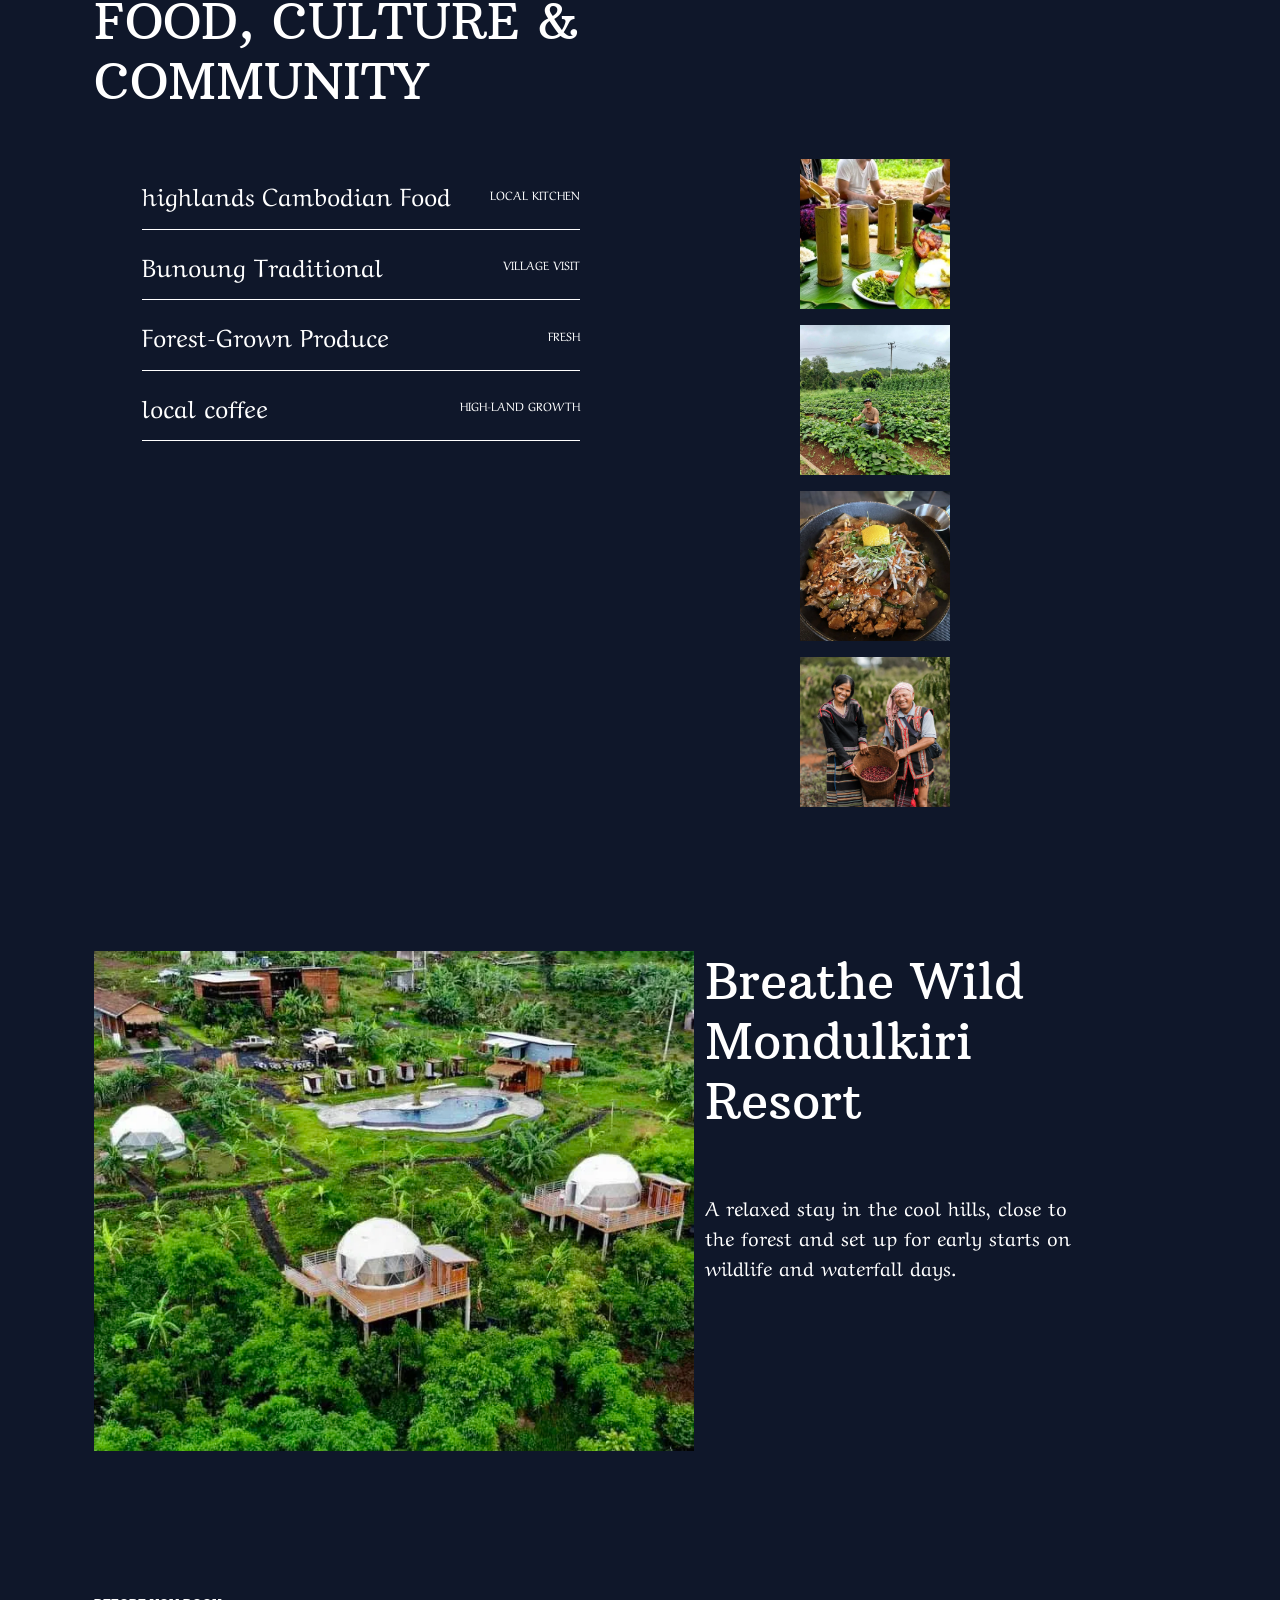
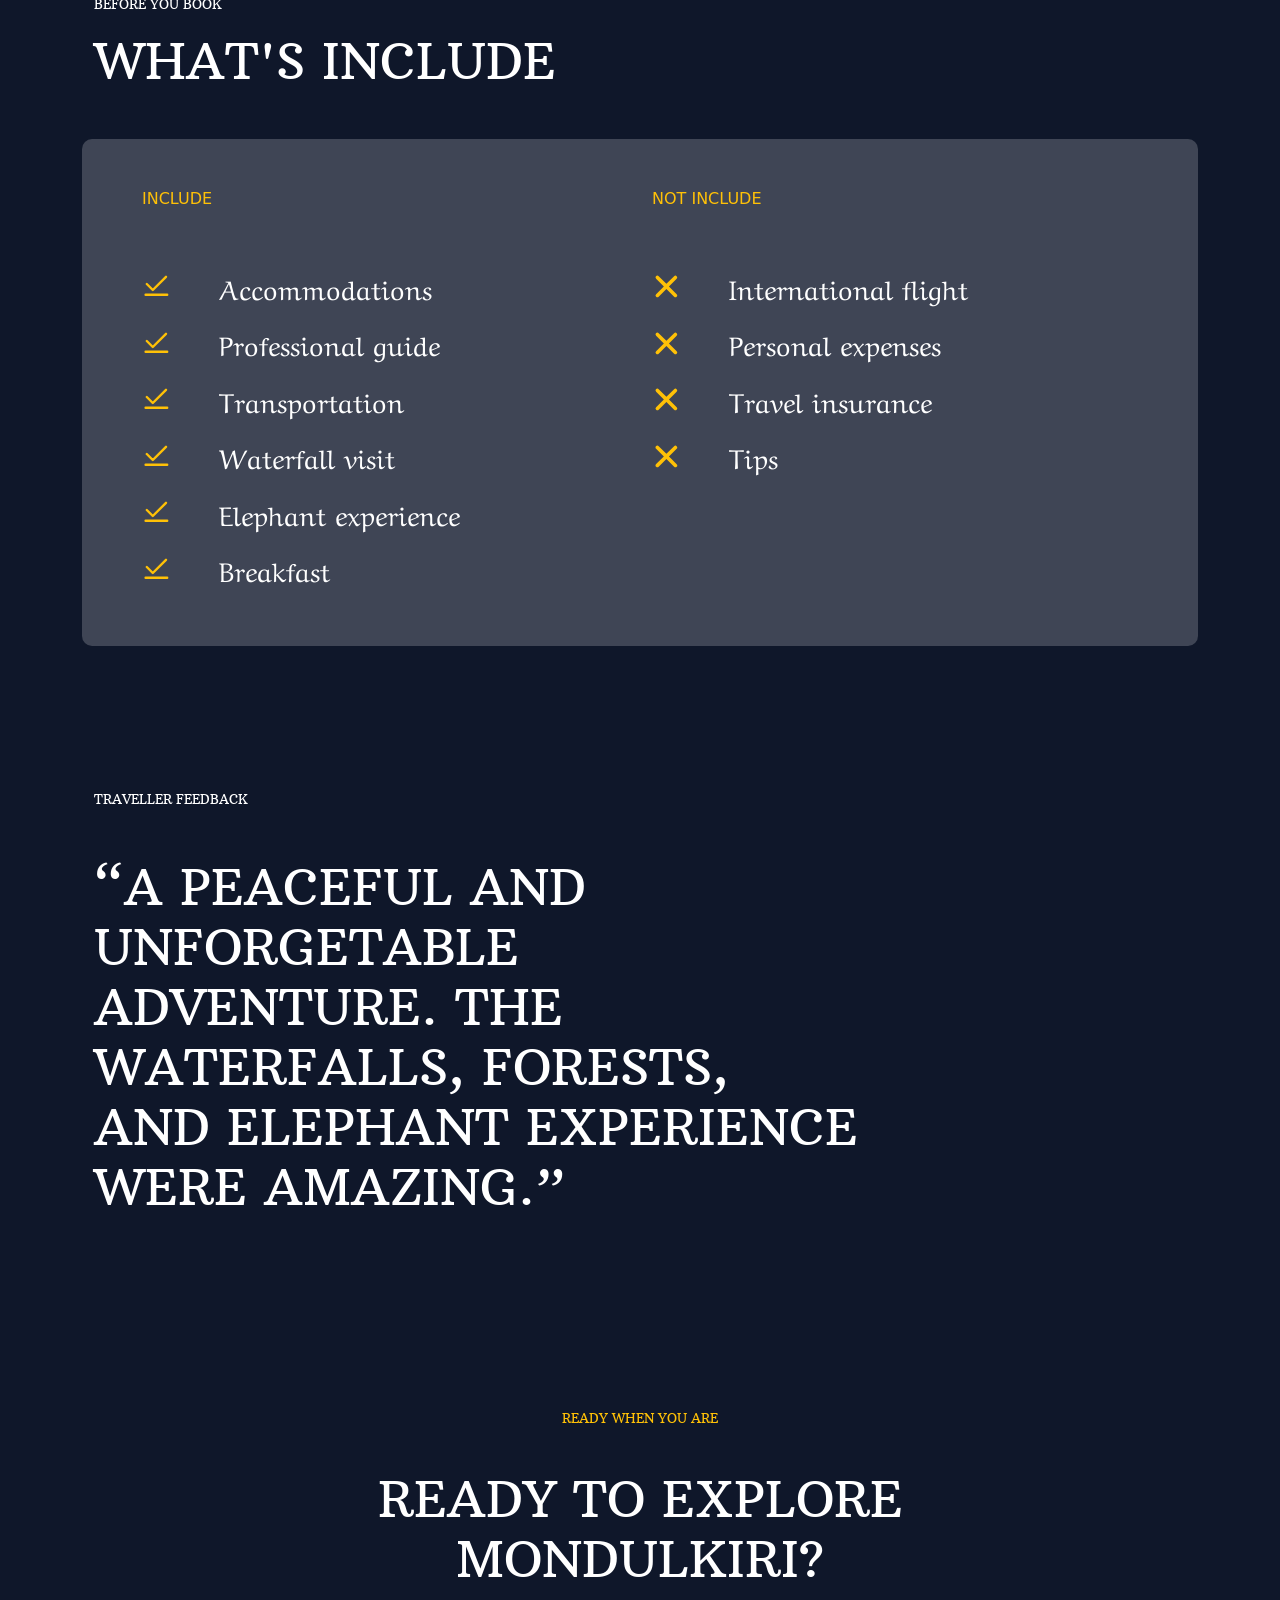
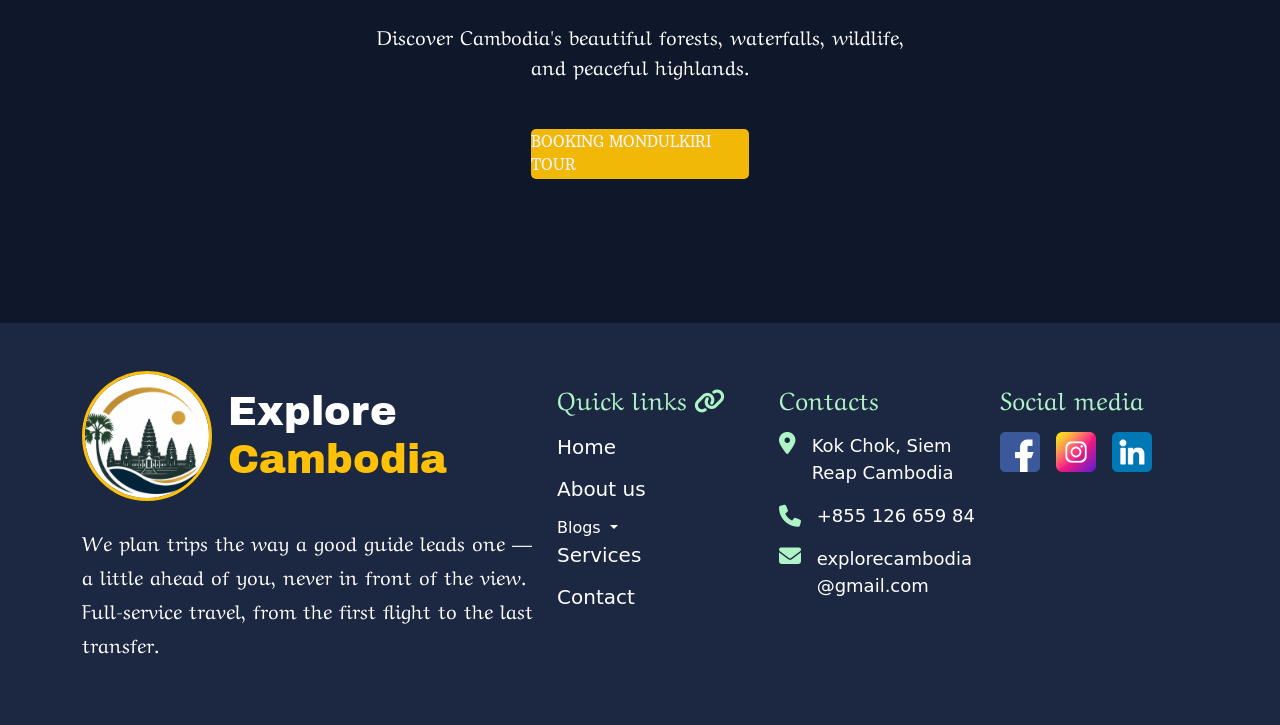
<file: Pages/mondulkiri.html>
<!doctype html>
<html lang="en">
  <head>
    <meta charset="UTF-8" />
    <meta name="viewport" content="width=device-width, initial-scale=1.0" />
    <link
      href="https://cdn.jsdelivr.net/npm/bootstrap@5.3.8/dist/css/bootstrap.min.css"
      rel="stylesheet"
    />
    <script src="https://cdn.jsdelivr.net/npm/bootstrap@5.3.3/dist/js/bootstrap.bundle.min.js"></script>
    <link rel="stylesheet" href="../css/style.css" />
    <link rel="preconnect" href="https://fonts.googleapis.com" />
    <link rel="preconnect" href="https://fonts.gstatic.com" crossorigin />
    <link
      href="https://fonts.googleapis.com/css2?family=Arbutus+Slab&family=Archivo+Black&family=Aref+Ruqaa:wght@400;700&family=Just+Another+Hand&display=swap"
      rel="stylesheet"
    />
    <link
      rel="stylesheet"
      href="https://cdnjs.cloudflare.com/ajax/libs/font-awesome/6.7.2/css/all.min.css"
    />
    <link rel="stylesheet" href="../css/blogs.css" />
    <title>Mondulkir Tour - Explore Cambodia</title>
  </head>
  <body>
    <div id="navbar"></div>
    <div id="blogHero"></div>
    <div id="footer"></div>
    <script src="../js/include.js"></script>
    <script src="../js/Blog_day.js"></script>
    <script src="../js/mondulkiri.js" type="module"></script>
  </body>
</html>
</file>
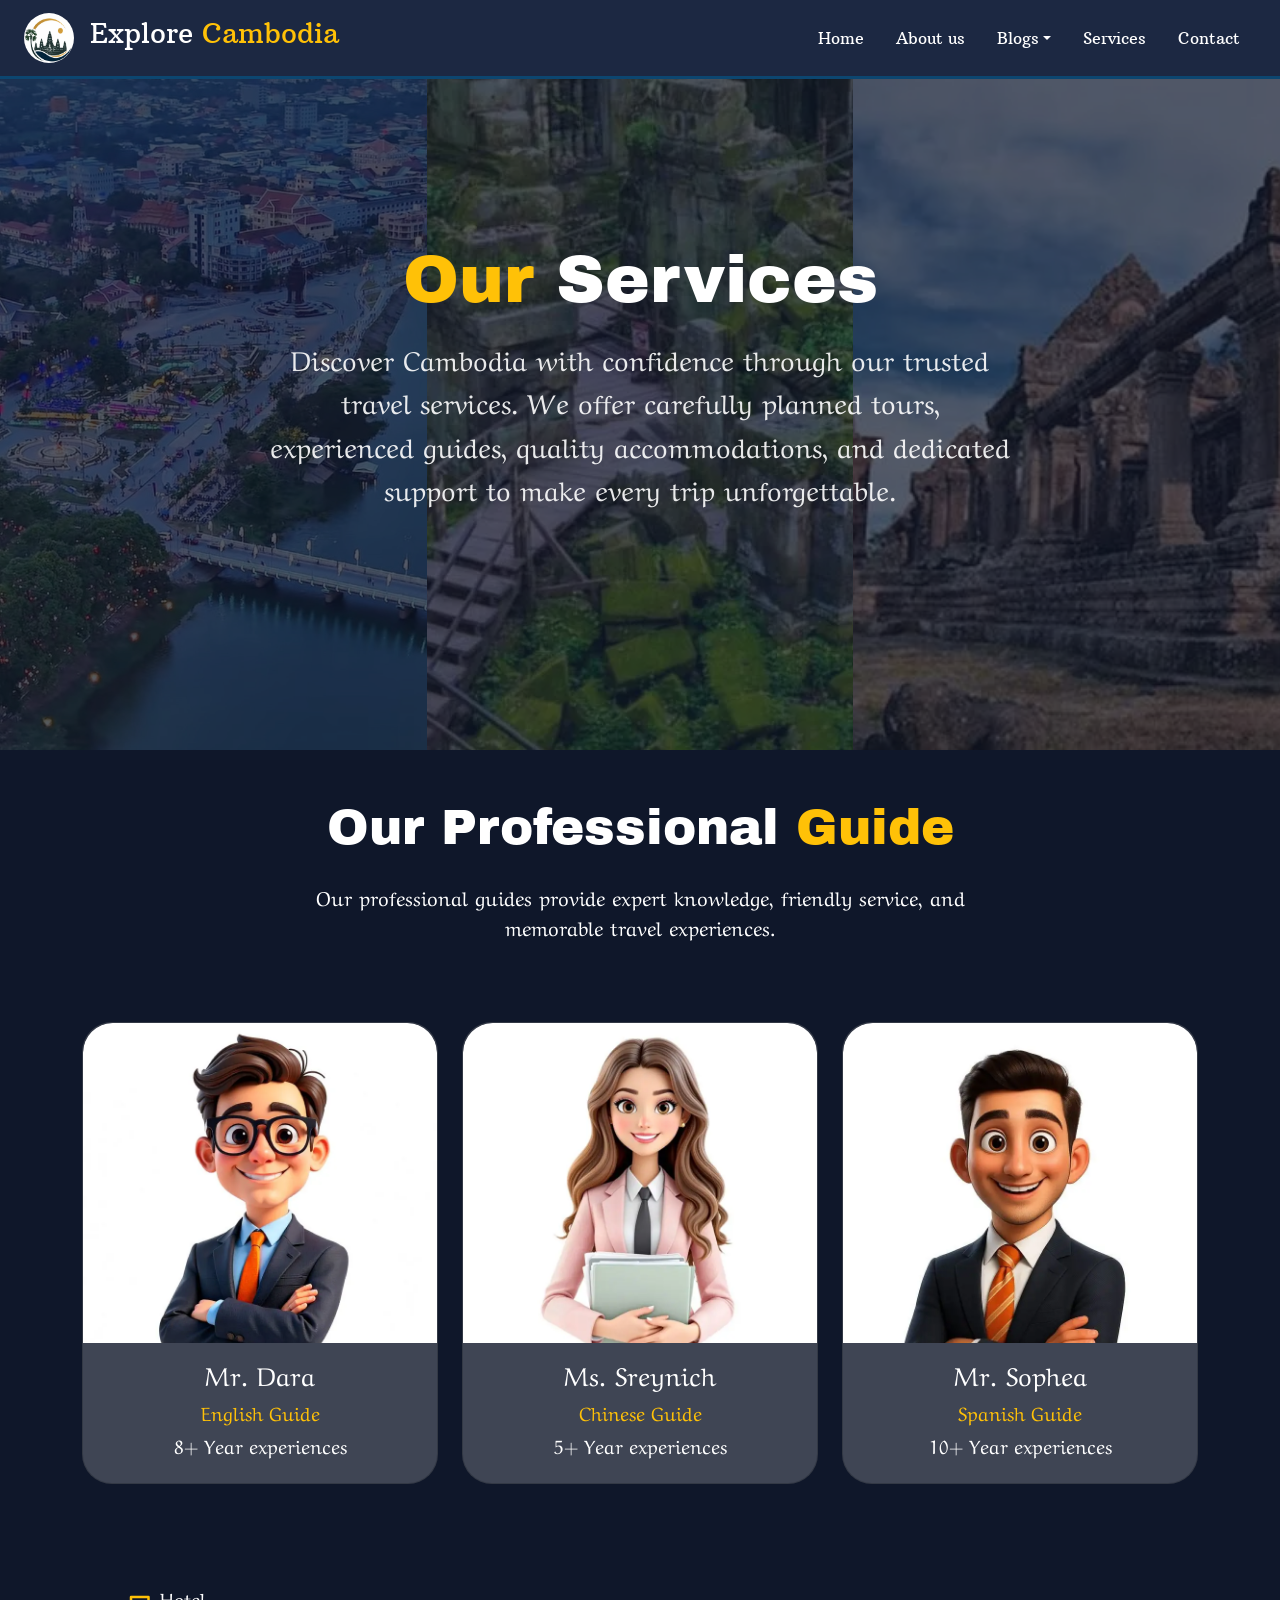
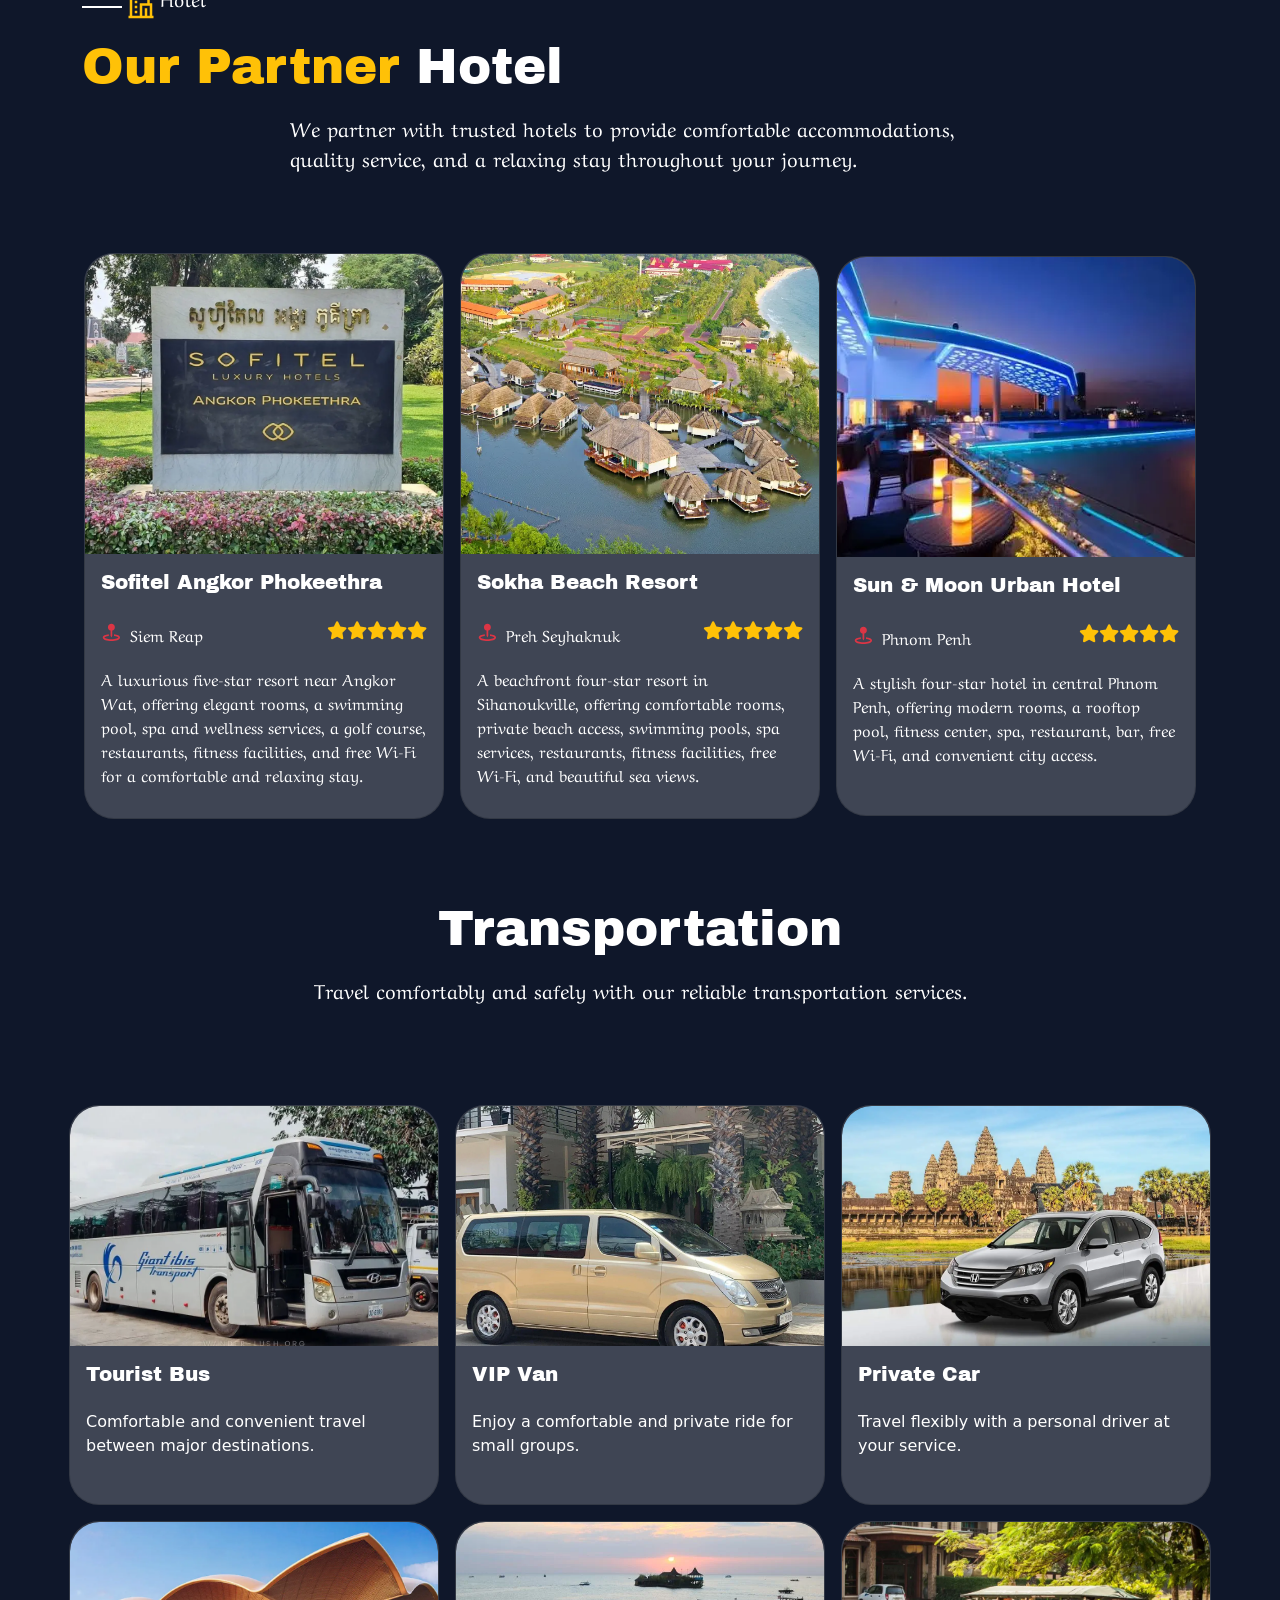
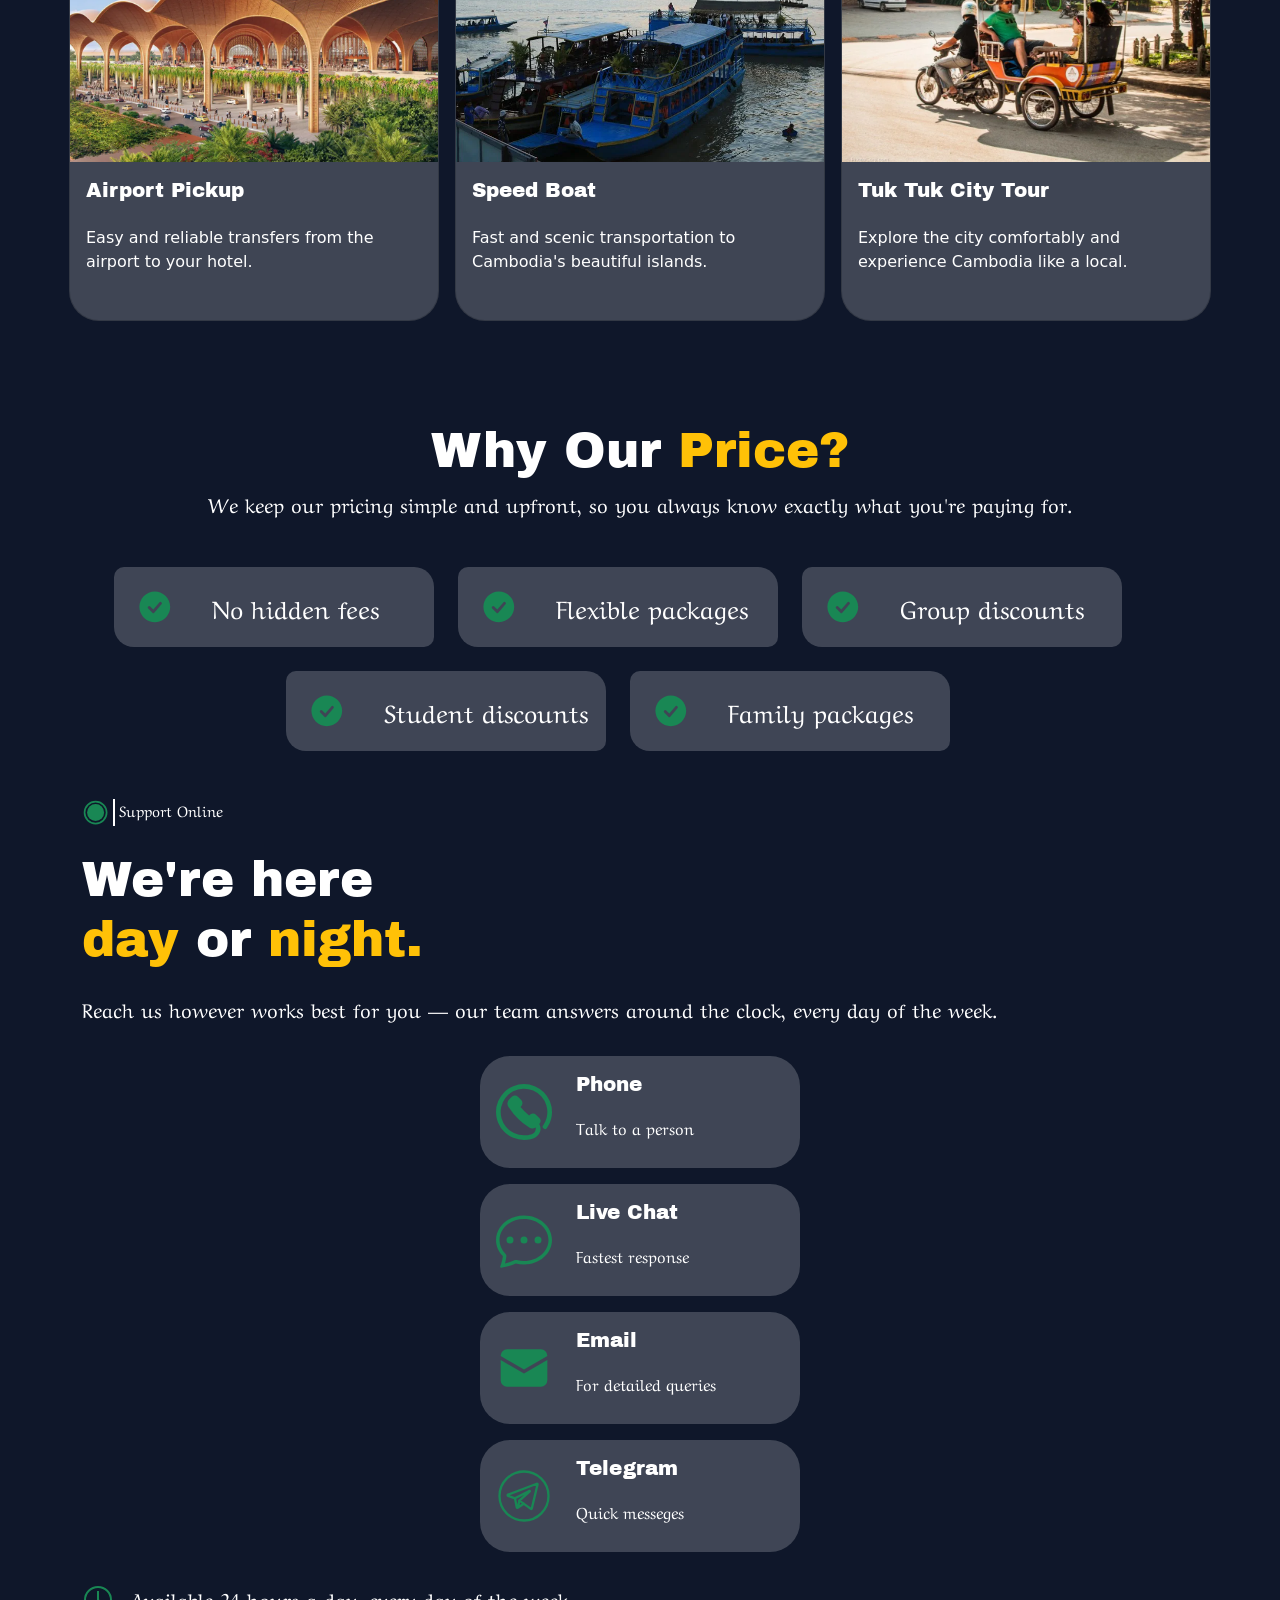
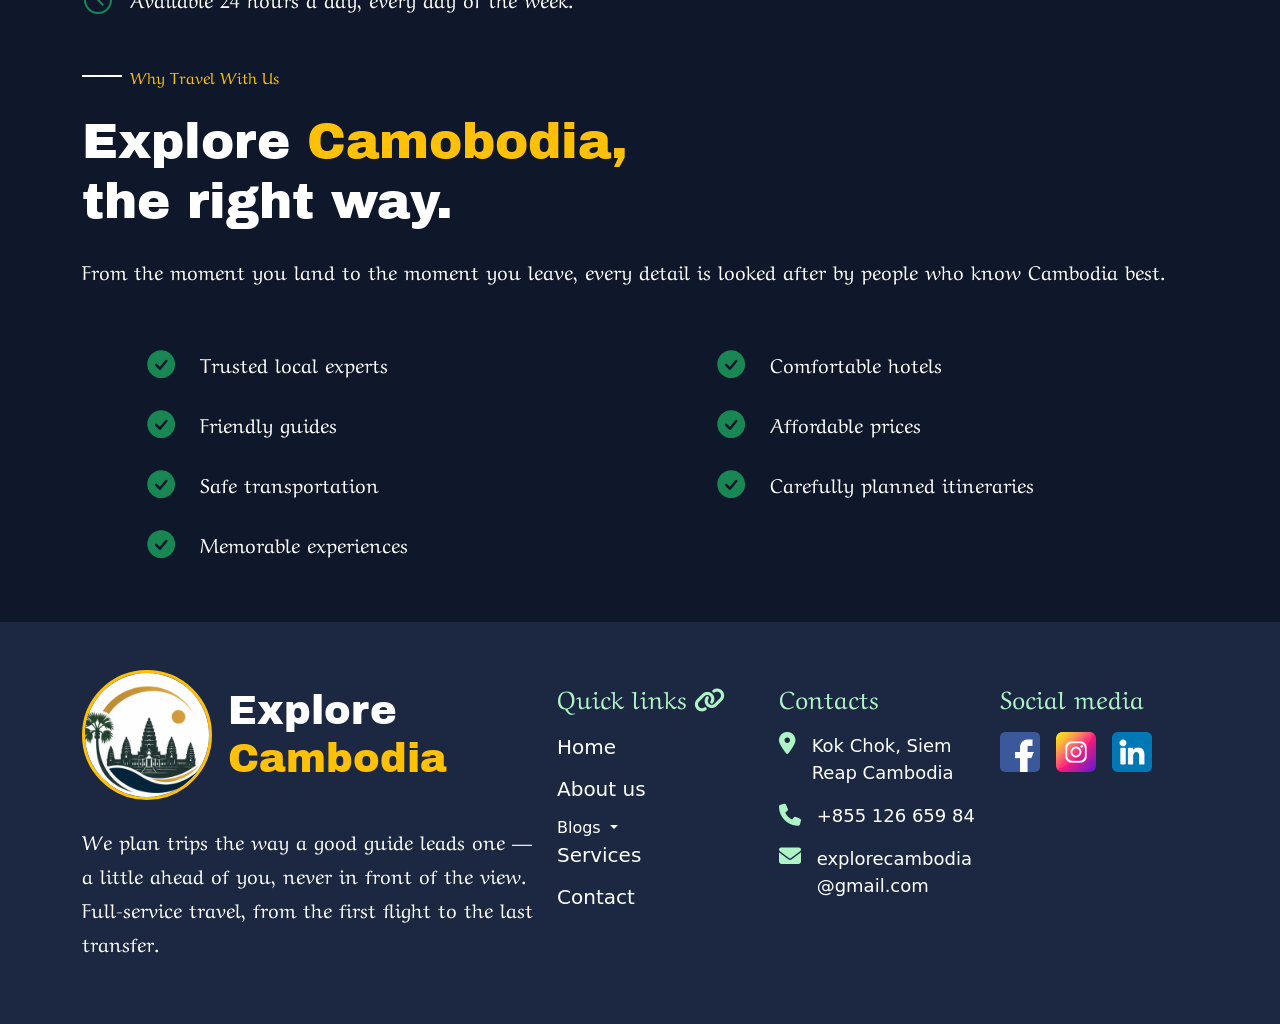
<file: Pages/service.html>
<!doctype html>
<html lang="en">

<head>
  <meta charset="UTF-8" />
  <meta name="viewport" content="width=device-width, initial-scale=1.0" />
  <link href="https://cdn.jsdelivr.net/npm/bootstrap@5.3.8/dist/css/bootstrap.min.css" rel="stylesheet" />
  <script src="https://cdn.jsdelivr.net/npm/bootstrap@5.3.3/dist/js/bootstrap.bundle.min.js"></script>
  <link rel="stylesheet" href="../css/style.css" />
  <link rel="preconnect" href="https://fonts.googleapis.com" />
  <link rel="preconnect" href="https://fonts.gstatic.com" crossorigin />
  <link
    href="https://fonts.googleapis.com/css2?family=Arbutus+Slab&family=Archivo+Black&family=Aref+Ruqaa:wght@400;700&family=Just+Another+Hand&display=swap"
    rel="stylesheet" />
  <link rel="stylesheet" href="https://cdnjs.cloudflare.com/ajax/libs/font-awesome/6.7.2/css/all.min.css" />
  <link rel="stylesheet" href="../css/service.css" />
  <title>Services - Explore Cambodia</title>
</head>

<body>
  <div id="navbar"></div>
  <div class="row g-0 service-hero">
    <div class="col-12 col-md-4">
      <div class="service-images">
        <img src="../asset/image/service-page/battambong.webp" alt="Battambong" />
      </div>
    </div>
    <div class="col-12 col-md-4">
      <div class="service-images">
        <img src="../asset/image/service-page/Bengmelea.webp" alt="Bengmelea" />
      </div>
    </div>
    <div class="col-12 col-md-4">
      <div class="service-images">
        <img src="../asset/image/service-page/prehvihea.webp" alt="Preah Vihear" class="service-image" />
      </div>
    </div>
    <div class="service-header">

      <h3 class="service-header-text text-white text-capitalize text-center mb-3">
        <span class="text-warning" id="text-typing">Our</span>
        services
      </h3>
      <p class="service-sub-header text-white text-center">
        Discover Cambodia with confidence through our trusted travel services.
        We offer carefully planned tours, experienced guides, quality
        accommodations, and dedicated support to make every trip unforgettable.
      </p>
    </div>
  </div>
  <div class="container my-5" id="tour-guide-info">
    <div class="d-block my-3">
      <h3 class="text-white guide-header-text text-center text-capitalize">
        our professional <span class="text-warning">guide</span>
      </h3>
      <p class="text-white guide-sub-header text-center my-4 px-2">
        Our professional guides provide expert knowledge, friendly service,
        and memorable travel experiences.
      </p>
      <div class="d-flex flex-column flex-md-row justify-content-center align-items-center tour-guide-cards gap-4">

        <div class="card guide-cards">
          <img src="../asset/image/service-page/guide2.webp" alt="Tour Guide" class="card-img-top object-fit-cover" />
          <div class="card-body p-2 text-center">
            <h3 class="text-white guide-names text-capitalize mt-2">
              Mr. Dara
            </h3>
            <p class="text-warning guide-position text-capitalize mb-1">
              english guide
            </p>
            <p class="text-white guide-exper">
              8+ Year experiences
            </p>
          </div>
        </div>

        <div class="card guide-cards">
          <img src="../asset/image/service-page/guide1.webp" alt="Tour Guide" class="card-img-top object-fit-cover" />
          <div class="card-body p-2 text-center">
            <h3 class="text-white guide-names text-capitalize mt-2">
              Ms. sreynich
            </h3>
            <p class="text-warning guide-position text-capitalize mb-1">
              chinese guide
            </p>
            <p class="text-white guide-exper">
              5+ Year experiences
            </p>
          </div>
        </div>

        <div class="card guide-cards">
          <img src="../asset/image/service-page/guide3.webp" alt="Tour Guide" class="card-img-top object-fit-cover" />
          <div class="card-body p-2 text-center">
            <h3 class="text-white guide-names text-capitalize mt-2">
              Mr. sophea
            </h3>
            <p class="text-warning guide-position text-capitalize mb-1">
              spanish guide
            </p>
            <p class="text-white guide-exper">
              10+ Year experiences
            </p>
          </div>
        </div>

      </div>
    </div>
  </div>
  <div class="container my-5">
    <div class="d-block">
      <div class="d-flex justify-content-start align-items-center gap-1" id="hotel-partner">
        <span class="line"></span>
        <svg xmlns="http://www.w3.org/2000/svg" width="1em" height="1em" viewBox="0 0 24 24"
          class="text-warning hotel-icon">
          <path d="M0 0h24v24H0z" fill="none" />
          <path fill="currentColor"
            d="M22 21H2v-2h1V4a1 1 0 0 1 1-1h14a1 1 0 0 1 1 1v5h2v10h1zm-5-2h2v-8h-6v8h2v-6h2zm0-10V5H5v14h6V9zM7 11h2v2H7zm0 4h2v2H7zm0-8h2v2H7z" />
        </svg>
        <p class="text-white hotel-head">Hotel</p>
      </div>
      <h3 class="text-white hotel-header text-capitalize my-2">
        <span class="text-warning">our partner</span> hotel
      </h3>
      <p class="text-white my-3 hotel-sub-head">
        We partner with trusted hotels to provide comfortable accommodations,
        quality service, and a relaxing stay throughout your journey.
      </p>
      <div class="d-flex justify-content-center align-items-center gap-3 partner-hotel-cards ">
        <div class="card hotel-cards">
          <img src="../asset/image/service-page/sofitel1.webp" alt="Sofitel Hotel"
            class="card-img-top hotel-image object-fit-cover" />
          <h3 class="text-white card-title hotel-title text-capitalize p-3">
            sofitel angkor phokeethra
          </h3>
          <div class="d-flex justify-content-between align-items-cente px-3 py-1">
            <div class="d-flex gap-2">
              <svg xmlns="http://www.w3.org/2000/svg" width="1.3em" height="1.3em" viewBox="0 0 24 24"
                class="text-danger hotel-location">
                <path d="M0 0h24v24H0z" fill="none" />
                <path fill="currentColor"
                  d="M11 9.86V16l1 2l1-2V9.86c1.72-.45 3-2 3-3.86c0-2.21-1.79-4-4-4S8 3.79 8 6c0 1.86 1.28 3.41 3 3.86" />
                <path fill="currentColor"
                  d="M15 14.17v2.01c3.29.41 5 1.41 5 1.82c0 .51-2.75 2-8 2s-8-1.49-8-2c0-.4 1.71-1.41 5-1.82v-2.01c-3.75.42-7 1.66-7 3.83c0 2.75 5.18 4 10 4s10-1.25 10-4c0-2.18-3.25-3.41-7-3.83" />
              </svg>
              <span class="text-white location-name">Siem Reap</span>
            </div>
            <div class="d-flex tour-rating-stars text-warning ">
              <i class="fa-solid fa-star"></i>
              <i class="fa-solid fa-star"></i>
              <i class="fa-solid fa-star"></i>
              <i class="fa-solid fa-star"></i>
              <i class="fa-solid fa-star"></i>
            </div>
          </div>
          <p class="text-white hotel-text p-3 text-justify">
            A luxurious five-star resort near Angkor Wat, offering elegant rooms, a swimming pool, spa and wellness
            services, a golf course, restaurants, fitness facilities, and free Wi-Fi for a comfortable and relaxing
            stay.
          </p>
        </div>
        <div class="card hotel-cards">
          <img src="../asset/image/service-page/SokhaResort.webp" alt="Sofitel Hotel"
            class="card-img-top hotel-image object-fit-cover" />
          <h3 class="text-white card-title hotel-title text-capitalize p-3">
            sokha beach resort
          </h3>
          <div class="d-flex justify-content-between align-items-cente px-3 py-1">
            <div class="d-flex gap-2">
              <svg xmlns="http://www.w3.org/2000/svg" width="1.3em" height="1.3em" viewBox="0 0 24 24"
                class="text-danger hotel-location">
                <path d="M0 0h24v24H0z" fill="none" />
                <path fill="currentColor"
                  d="M11 9.86V16l1 2l1-2V9.86c1.72-.45 3-2 3-3.86c0-2.21-1.79-4-4-4S8 3.79 8 6c0 1.86 1.28 3.41 3 3.86" />
                <path fill="currentColor"
                  d="M15 14.17v2.01c3.29.41 5 1.41 5 1.82c0 .51-2.75 2-8 2s-8-1.49-8-2c0-.4 1.71-1.41 5-1.82v-2.01c-3.75.42-7 1.66-7 3.83c0 2.75 5.18 4 10 4s10-1.25 10-4c0-2.18-3.25-3.41-7-3.83" />
              </svg>
              <span class="text-white location-name">Preh Seyhaknuk</span>
            </div>
            <div class="d-flex tour-rating-stars text-warning ">
              <i class="fa-solid fa-star"></i>
              <i class="fa-solid fa-star"></i>
              <i class="fa-solid fa-star"></i>
              <i class="fa-solid fa-star"></i>
              <i class="fa-solid fa-star"></i>
            </div>
          </div>
          <p class="text-white hotel-text p-3 text-justify">
            A beachfront four-star resort in Sihanoukville, offering comfortable rooms, private beach access, swimming
            pools, spa services, restaurants, fitness facilities, free Wi-Fi, and beautiful sea views.
          </p>
        </div>
        <div class="card hotel-cards">
          <img src="../asset/image/service-page/sunmoon.webp" alt="Sun and Moon Hotel"
            class="card-img-top hotel-image object-fit-cover" />
          <h3 class="text-white card-title hotel-title text-capitalize p-3">
            sun & moon urban hotel
          </h3>
          <div class="d-flex justify-content-between align-items-cente px-3 py-1">
            <div class="d-flex gap-2">
              <svg xmlns="http://www.w3.org/2000/svg" width="1.3em" height="1.3em" viewBox="0 0 24 24"
                class="text-danger hotel-location">
                <path d="M0 0h24v24H0z" fill="none" />
                <path fill="currentColor"
                  d="M11 9.86V16l1 2l1-2V9.86c1.72-.45 3-2 3-3.86c0-2.21-1.79-4-4-4S8 3.79 8 6c0 1.86 1.28 3.41 3 3.86" />
                <path fill="currentColor"
                  d="M15 14.17v2.01c3.29.41 5 1.41 5 1.82c0 .51-2.75 2-8 2s-8-1.49-8-2c0-.4 1.71-1.41 5-1.82v-2.01c-3.75.42-7 1.66-7 3.83c0 2.75 5.18 4 10 4s10-1.25 10-4c0-2.18-3.25-3.41-7-3.83" />
              </svg>
              <span class="text-white location-name">Phnom Penh</span>
            </div>
            <div class="d-flex tour-rating-stars text-warning ">
              <i class="fa-solid fa-star"></i>
              <i class="fa-solid fa-star"></i>
              <i class="fa-solid fa-star"></i>
              <i class="fa-solid fa-star"></i>
              <i class="fa-solid fa-star"></i>
            </div>
          </div>
          <p class="text-white hotel-text p-3 text-justify">
            A stylish four-star hotel in central Phnom Penh, offering modern rooms, a rooftop pool, fitness center, spa,
            restaurant, bar, free Wi-Fi, and convenient city access.
          </p>
        </div>
      </div>
    </div>
  </div>
  </div>
  </div>
  </div>
  <div class="d-block">
    <h3 class="text-white text-center mt-5 transport-title" id="transportation">Transportation</h3>
    <p class="text-white text-center transport-sub-text my-3">
      Travel comfortably and safely with our reliable transportation services.
    </p>
    <div class="d-block gap-3 hotels-partner">
      <div class="d-flex justify-content-center align-items-center gap-3">
        <div class="card transport-card">
          <img src="../asset/image/service-page/Bus.webp" alt="Bus" class="card-img-top transport-image ">
          <h4 class="card-title text-white p-3 transport-name">Tourist Bus</h4>
          <p class="text-white transport-text px-3">
            Comfortable and convenient travel between major destinations.
          </p>
        </div>
        <div class="card transport-card">
          <img src="../asset/image/service-page/van.webp" alt="Van" class="card-img-top transport-image">
          <h4 class="card-title text-white p-3 transport-name">VIP Van</h4>
          <p class="text-white transport-text px-3">
            Enjoy a comfortable and private ride for small groups.
          </p>
        </div>
        <div class="card transport-card">
          <img src="../asset/image/service-page/Car.webp" alt="Car" class="card-img-top transport-image">
          <h4 class="card-title text-white p-3 transport-name">Private Car</h4>
          <p class="text-white transport-text px-3">
            Travel flexibly with a personal driver at your service.
          </p>
        </div>
      </div>
      <div class="d-flex justify-content-center align-items-center gap-3 mt-3">
        <div class="card transport-card">
          <img src="../asset/image/service-page/airport.webp" alt="Airport" class="card-img-top transport-image">
          <h4 class="card-title text-white p-3 transport-name">Airport Pickup</h4>
          <p class="text-white transport-text px-3">
            Easy and reliable transfers from the airport to your hotel.
          </p>
        </div>
        <div class="card transport-card">
          <img src="../asset/image/service-page/boat.webp" alt="Boat" class="card-img-top transport-image">
          <h4 class="card-title text-white p-3 transport-name">Speed Boat</h4>
          <p class="text-white transport-text px-3">
            Fast and scenic transportation to Cambodia's beautiful islands.
          </p>
        </div>
        <div class="card transport-card">
          <img src="../asset/image/service-page/tuktuk.webp" alt="Tuk Tuk" class="card-img-top transport-image">
          <h4 class="card-title text-white p-3 transport-name">Tuk Tuk City Tour</h4>
          <p class="text-white transport-text px-3">
            Explore the city comfortably and experience Cambodia like a local.
          </p>
        </div>
      </div>
    </div>
  </div>
  <div class="d-block" id="affordable-price">
    <h3 class="text-white text-capitalize text-center why-us-title">why our <span class="text-warning">Price?</span>
    </h3>
    <p class="text-white text-center why-us-sub-title">
      We keep our pricing simple and upfront, so you always know exactly what you're paying for.
    </p>
    <div class="container d-flex justify-content-center align-items-center gap-4 m-5 flex-wrap">
      <div class="why-us-card d-flex justify-content-start align-items-center p-2 gap-4">
        <svg xmlns="http://www.w3.org/2000/svg" width="2.1em" height="2.1em" viewBox="0 0 24 24"
          class="why-us-icons text-success mx-3">
          <path d="M0 0h24v24H0z" fill="none" />
          <path fill="currentColor" fill-rule="evenodd"
            d="M12 1C5.925 1 1 5.925 1 12s4.925 11 11 11s11-4.925 11-11S18.075 1 12 1m4.768 9.14a1 1 0 1 0-1.536-1.28l-4.3 5.159l-2.225-2.226a1 1 0 0 0-1.414 1.414l3 3a1 1 0 0 0 1.475-.067z"
            clip-rule="evenodd" />
        </svg>
        <span class="text-white why-us-text">No hidden fees</span>
      </div>
      <div class="why-us-card d-flex justify-content-start align-items-center p-2 gap-4">
        <svg xmlns="http://www.w3.org/2000/svg" width="2.1em" height="2.1em" viewBox="0 0 24 24"
          class="why-us-icons text-success mx-3">
          <path d="M0 0h24v24H0z" fill="none" />
          <path fill="currentColor" fill-rule="evenodd"
            d="M12 1C5.925 1 1 5.925 1 12s4.925 11 11 11s11-4.925 11-11S18.075 1 12 1m4.768 9.14a1 1 0 1 0-1.536-1.28l-4.3 5.159l-2.225-2.226a1 1 0 0 0-1.414 1.414l3 3a1 1 0 0 0 1.475-.067z"
            clip-rule="evenodd" />
        </svg>
        <span class="text-white why-us-text">Flexible packages</span>

      </div>
      <div class="why-us-card d-flex justify-content-start align-items-center p-2 gap-4">
        <svg xmlns="http://www.w3.org/2000/svg" width="2.1em" height="2.1em" viewBox="0 0 24 24"
          class="why-us-icons text-success mx-3">
          <path d="M0 0h24v24H0z" fill="none" />
          <path fill="currentColor" fill-rule="evenodd"
            d="M12 1C5.925 1 1 5.925 1 12s4.925 11 11 11s11-4.925 11-11S18.075 1 12 1m4.768 9.14a1 1 0 1 0-1.536-1.28l-4.3 5.159l-2.225-2.226a1 1 0 0 0-1.414 1.414l3 3a1 1 0 0 0 1.475-.067z"
            clip-rule="evenodd" />
        </svg>
        <span class="text-white why-us-text">Group discounts</span>

      </div>
      <div class="why-us-card d-flex justify-content-start align-items-center p-2 gap-4">
        <svg xmlns="http://www.w3.org/2000/svg" width="2.1em" height="2.1em" viewBox="0 0 24 24"
          class="why-us-icons text-success mx-3">
          <path d="M0 0h24v24H0z" fill="none" />
          <path fill="currentColor" fill-rule="evenodd"
            d="M12 1C5.925 1 1 5.925 1 12s4.925 11 11 11s11-4.925 11-11S18.075 1 12 1m4.768 9.14a1 1 0 1 0-1.536-1.28l-4.3 5.159l-2.225-2.226a1 1 0 0 0-1.414 1.414l3 3a1 1 0 0 0 1.475-.067z"
            clip-rule="evenodd" />
        </svg>
        <span class="text-white why-us-text">Student discounts</span>

      </div>
      <div class="why-us-card d-flex justify-content-start align-items-center p-2 gap-4">
        <svg xmlns="http://www.w3.org/2000/svg" width="2.1em" height="2.1em" viewBox="0 0 24 24"
          class="why-us-icons text-success mx-3">
          <path d="M0 0h24v24H0z" fill="none" />
          <path fill="currentColor" fill-rule="evenodd"
            d="M12 1C5.925 1 1 5.925 1 12s4.925 11 11 11s11-4.925 11-11S18.075 1 12 1m4.768 9.14a1 1 0 1 0-1.536-1.28l-4.3 5.159l-2.225-2.226a1 1 0 0 0-1.414 1.414l3 3a1 1 0 0 0 1.475-.067z"
            clip-rule="evenodd" />
        </svg>
        <span class="text-white why-us-text">Family packages</span>

      </div>
    </div>
  </div>
  <div class="container">
    <div class="d-block">
      <div class="d-flex gap-1">
        <svg xmlns="http://www.w3.org/2000/svg" width="1.7em" height="1.7em" viewBox="0 0 32 32" class="text-success"
          id="support">
          <path d="M0 0h32v32H0z" fill="none" />
          <circle cx="16" cy="16" r="10" fill="currentColor" />
          <path fill="currentColor"
            d="M16 30a14 14 0 1 1 14-14a14.016 14.016 0 0 1-14 14m0-26a12 12 0 1 0 12 12A12.014 12.014 0 0 0 16 4" />
        </svg>
        <span class="support-line"></span>
        <span class="support-head-text text-white">Support Online</span>
      </div>
      <h3 class="text-white  support-header my-4">We're here <br> <span class="text-warning">day</span> or <span
          class="text-warning">night.</span></h3>
      <p class="text-white support-sub-text text-white">Reach us however works best for you — our team answers around
        the clock, every day of the week.</p>
      <div class="d-flex justify-content-center align-items-center  support-cards gap-3 flex-wrap">
        <div class="d-flex jusity-content-start align-items-center p-3 gap-4 support-card">
          <svg xmlns="http://www.w3.org/2000/svg" width="3.5em" height="3.5em" viewBox="0 0 24 24" class="text-success">

            <path d="M0 0h24v24H0z" fill="none" />
            <path fill="currentColor"
              d="M12 0a12 12 0 0 0 0 24c4.48 0 6.14-1.74 6.74-3.2a4 4 0 0 0-.18-3.61a1.91 1.91 0 0 0 0-2.57l-1.44-1.43a1.93 1.93 0 0 0-2.72.1l-.21.21a28.4 28.4 0 0 1-3.69-3.68l.21-.21a1.94 1.94 0 0 0 .11-2.73L9.39 5.45a1.94 1.94 0 0 0-2.73.11l-.87.87a2.73 2.73 0 0 0-.48 3.32a28.7 28.7 0 0 0 8.93 8.93a2.46 2.46 0 0 0 1.32.37a2.84 2.84 0 0 0 1.44-.43a2.5 2.5 0 0 1-.28 1.69C16.09 21.41 14.45 22 12 22a10 10 0 1 1 8.25-4.34a1 1 0 1 0 1.64 1.13A11.87 11.87 0 0 0 24 12A12 12 0 0 0 12 0" />
          </svg>
          <div class="support-card-info">
            <p class="text-white support-card-text">Phone</p>
            <p class="text-white support-card-sub-text">Talk to a person</p>
          </div>
        </div>
        <div class="d-flex jusity-content-start align-items-center p-3 gap-4 support-card">
          <svg xmlns="http://www.w3.org/2000/svg" width="3.5em" height="3.5em" viewBox="0 0 16 16" class="text-success">
            <path d="M0 0h16v16H0z" fill="none" />
            <g fill="currentColor">
              <path
                d="M5 8a1 1 0 1 1-2 0a1 1 0 0 1 2 0m4 0a1 1 0 1 1-2 0a1 1 0 0 1 2 0m3 1a1 1 0 1 0 0-2a1 1 0 0 0 0 2" />
              <path
                d="m2.165 15.803l.02-.004c1.83-.363 2.948-.842 3.468-1.105A9 9 0 0 0 8 15c4.418 0 8-3.134 8-7s-3.582-7-8-7s-8 3.134-8 7c0 1.76.743 3.37 1.97 4.6a10.4 10.4 0 0 1-.524 2.318l-.003.011a11 11 0 0 1-.244.637c-.079.186.074.394.273.362a22 22 0 0 0 .693-.125m.8-3.108a1 1 0 0 0-.287-.801C1.618 10.83 1 9.468 1 8c0-3.192 3.004-6 7-6s7 2.808 7 6s-3.004 6-7 6a8 8 0 0 1-2.088-.272a1 1 0 0 0-.711.074c-.387.196-1.24.57-2.634.893a11 11 0 0 0 .398-2" />
            </g>
          </svg>

          <div class="support-card-info">
            <p class="text-white support-card-text">Live Chat</p>
            <p class="text-white support-card-sub-text">Fastest response</p>
          </div>
        </div>
        <div class="d-flex jusity-content-start align-items-center p-3 gap-4 support-card">
          <svg xmlns="http://www.w3.org/2000/svg" width="3.5em" height="3.5em" viewBox="0 0 24 24" class="text-success">
            <path d="M0 0h24v24H0z" fill="none" />
            <path fill="currentColor" fill-rule="evenodd"
              d="m22 6.86l-10 5.775L2 6.86v-.11A2.755 2.755 0 0 1 4.75 4h14.5A2.755 2.755 0 0 1 22 6.75zM2 8.59l10 5.775v.005l10-5.775v8.65a2.755 2.755 0 0 1-2.75 2.75H4.75A2.755 2.755 0 0 1 2 17.245z"
              clip-rule="evenodd" />
          </svg>

          <div class="support-card-info">
            <p class="text-white support-card-text">Email</p>
            <p class="text-white support-card-sub-text">For detailed queries</p>
          </div>
        </div>
        <div class="d-flex jusity-content-start align-items-center p-3 gap-4 support-card">
          <svg xmlns="http://www.w3.org/2000/svg" width="3.5em" height="3.5em" viewBox="0 0 24 24" class="text-success">
            <path d="M0 0h24v24H0z" fill="none" />
            <g fill="none" stroke="currentColor" stroke-linejoin="round">
              <path stroke-linecap="round"
                d="M5.144 11.44a.255.255 0 0 0-.162.235c0 .102.067.198.162.234l2.987 1.09l6.154-3.177a.154.154 0 0 1 .19.05a.154.154 0 0 1-.022.195l-4.417 3.894l4.916 3.558c.067.048.157.06.234.032a.25.25 0 0 0 .156-.177L17.8 7.036a.25.25 0 0 0-.078-.246a.25.25 0 0 0-.254-.046z" />
              <path stroke-linecap="round"
                d="m8.131 13l.769 3.917c.024.112.13.198.244.198a.256.256 0 0 0 .245-.198l.643-2.956m1.871 1.355l-2.6 1.748" />
              <path d="M1.5 12a10.5 10.5 0 1 0 21 0a10.5 10.5 0 1 0-21 0" />
            </g>
          </svg>

          <div class="support-card-info">
            <p class="text-white support-card-text">Telegram</p>
            <p class="text-white support-card-sub-text">Quick messeges</p>
          </div>
        </div>
      </div>
      <div class="support-footer d-flex gap-3 mb-5">
        <svg xmlns="http://www.w3.org/2000/svg" width="2em" height="2em" viewBox="0 0 32 32" class="text-success">
          <path d="M0 0h32v32H0z" fill="none" />
          <path fill="currentColor"
            d="M16 30a14 14 0 1 1 14-14a14 14 0 0 1-14 14m0-26a12 12 0 1 0 12 12A12 12 0 0 0 16 4" />
          <path fill="currentColor" d="M20.59 22L15 16.41V7h2v8.58l5 5.01z" />
        </svg>
        <span class="text-white support-footer-text">Available 24 hours a day, every day of the week.</span>

      </div>
    </div>
  </div>
  <div class="container my-5">
    <div class="block">
      <div class="d-flex gap-2 align-items-center jusity-content-start">
        <span class="travel-w-us-line"></span>
        <span class="travel-w-us-heading text-warning text-capitalize" id="why-w-us">why travel with us</span>
      </div>
      <h3 class="text-white my-4 travel-w-us-title">Explore <span class="text-warning">Camobodia,</span> <br> the right
        way.</h3>
      <p class="text-white travel-w-us-sub-text">From the moment you land to the moment you leave, every detail is
        looked after by people who know Cambodia best.</p>
      <div class="row my-5">
        <div class="col-6 ">
          <div class="travel-w-us-info">
            <div class="d-flex gap-2 justify-content-start align-items-center px-5 ">
              <svg xmlns="http://www.w3.org/2000/svg" width="1.9em" height="1.9em" viewBox="0 0 24 24"
                class="why-us-icons text-success mx-3">
                <path d="M0 0h24v24H0z" fill="none" />
                <path fill="currentColor" fill-rule="evenodd"
                  d="M12 1C5.925 1 1 5.925 1 12s4.925 11 11 11s11-4.925 11-11S18.075 1 12 1m4.768 9.14a1 1 0 1 0-1.536-1.28l-4.3 5.159l-2.225-2.226a1 1 0 0 0-1.414 1.414l3 3a1 1 0 0 0 1.475-.067z"
                  clip-rule="evenodd" />
              </svg>
              <span class="text-white travel-w-us-text">Trusted local experts</span>
            </div>
            <div class="d-flex gap-2 justify-content-start align-items-center px-5">
              <svg xmlns="http://www.w3.org/2000/svg" width="1.9em" height="1.9em" viewBox="0 0 24 24"
                class="why-us-icons text-success mx-3">
                <path d="M0 0h24v24H0z" fill="none" />
                <path fill="currentColor" fill-rule="evenodd"
                  d="M12 1C5.925 1 1 5.925 1 12s4.925 11 11 11s11-4.925 11-11S18.075 1 12 1m4.768 9.14a1 1 0 1 0-1.536-1.28l-4.3 5.159l-2.225-2.226a1 1 0 0 0-1.414 1.414l3 3a1 1 0 0 0 1.475-.067z"
                  clip-rule="evenodd" />
              </svg>
              <span class="text-white travel-w-us-text">Friendly guides</span>
            </div>
            <div class="d-flex gap-2 justify-content-start align-items-center px-5">
              <svg xmlns="http://www.w3.org/2000/svg" width="1.9em" height="1.9em" viewBox="0 0 24 24"
                class="why-us-icons text-success mx-3">
                <path d="M0 0h24v24H0z" fill="none" />
                <path fill="currentColor" fill-rule="evenodd"
                  d="M12 1C5.925 1 1 5.925 1 12s4.925 11 11 11s11-4.925 11-11S18.075 1 12 1m4.768 9.14a1 1 0 1 0-1.536-1.28l-4.3 5.159l-2.225-2.226a1 1 0 0 0-1.414 1.414l3 3a1 1 0 0 0 1.475-.067z"
                  clip-rule="evenodd" />
              </svg>
              <span class="text-white travel-w-us-text">Safe transportation</span>
            </div>
            <div class="d-flex gap-2 justify-content-start align-items-center px-5">
              <svg xmlns="http://www.w3.org/2000/svg" width="1.9em" height="1.9em" viewBox="0 0 24 24"
                class="why-us-icons text-success mx-3">
                <path d="M0 0h24v24H0z" fill="none" />
                <path fill="currentColor" fill-rule="evenodd"
                  d="M12 1C5.925 1 1 5.925 1 12s4.925 11 11 11s11-4.925 11-11S18.075 1 12 1m4.768 9.14a1 1 0 1 0-1.536-1.28l-4.3 5.159l-2.225-2.226a1 1 0 0 0-1.414 1.414l3 3a1 1 0 0 0 1.475-.067z"
                  clip-rule="evenodd" />
              </svg>
              <span class="text-white travel-w-us-text">Memorable experiences</span>
            </div>
          </div>
        </div>
        <div class="col-6">
          <div class="travel-w-us-info">
            <div class="d-flex gap-2 justify-content-start align-items-center px-5 ">
              <svg xmlns="http://www.w3.org/2000/svg" width="1.9em" height="1.9em" viewBox="0 0 24 24"
                class="why-us-icons text-success mx-3">
                <path d="M0 0h24v24H0z" fill="none" />
                <path fill="currentColor" fill-rule="evenodd"
                  d="M12 1C5.925 1 1 5.925 1 12s4.925 11 11 11s11-4.925 11-11S18.075 1 12 1m4.768 9.14a1 1 0 1 0-1.536-1.28l-4.3 5.159l-2.225-2.226a1 1 0 0 0-1.414 1.414l3 3a1 1 0 0 0 1.475-.067z"
                  clip-rule="evenodd" />
              </svg>
              <span class="text-white travel-w-us-text">Comfortable hotels</span>
            </div>
            <div class="d-flex gap-2 justify-content-start align-items-center px-5">
              <svg xmlns="http://www.w3.org/2000/svg" width="1.9em" height="1.9em" viewBox="0 0 24 24"
                class="why-us-icons text-success mx-3">
                <path d="M0 0h24v24H0z" fill="none" />
                <path fill="currentColor" fill-rule="evenodd"
                  d="M12 1C5.925 1 1 5.925 1 12s4.925 11 11 11s11-4.925 11-11S18.075 1 12 1m4.768 9.14a1 1 0 1 0-1.536-1.28l-4.3 5.159l-2.225-2.226a1 1 0 0 0-1.414 1.414l3 3a1 1 0 0 0 1.475-.067z"
                  clip-rule="evenodd" />
              </svg>
              <span class="text-white travel-w-us-text">Affordable prices</span>
            </div>
            <div class="d-flex gap-2 justify-content-start align-items-center px-5">
              <svg xmlns="http://www.w3.org/2000/svg" width="1.9em" height="1.9em" viewBox="0 0 24 24"
                class="why-us-icons text-success mx-3">
                <path d="M0 0h24v24H0z" fill="none" />
                <path fill="currentColor" fill-rule="evenodd"
                  d="M12 1C5.925 1 1 5.925 1 12s4.925 11 11 11s11-4.925 11-11S18.075 1 12 1m4.768 9.14a1 1 0 1 0-1.536-1.28l-4.3 5.159l-2.225-2.226a1 1 0 0 0-1.414 1.414l3 3a1 1 0 0 0 1.475-.067z"
                  clip-rule="evenodd" />
              </svg>
              <span class="text-white travel-w-us-text">Carefully planned itineraries</span>
            </div>
          </div>
        </div>
      </div>
    </div>
  </div>
  <!-- footer  -->
  <footer id="footer"></footer>
</body>
<script src="../js/include.js"></script>

</html>
</file>
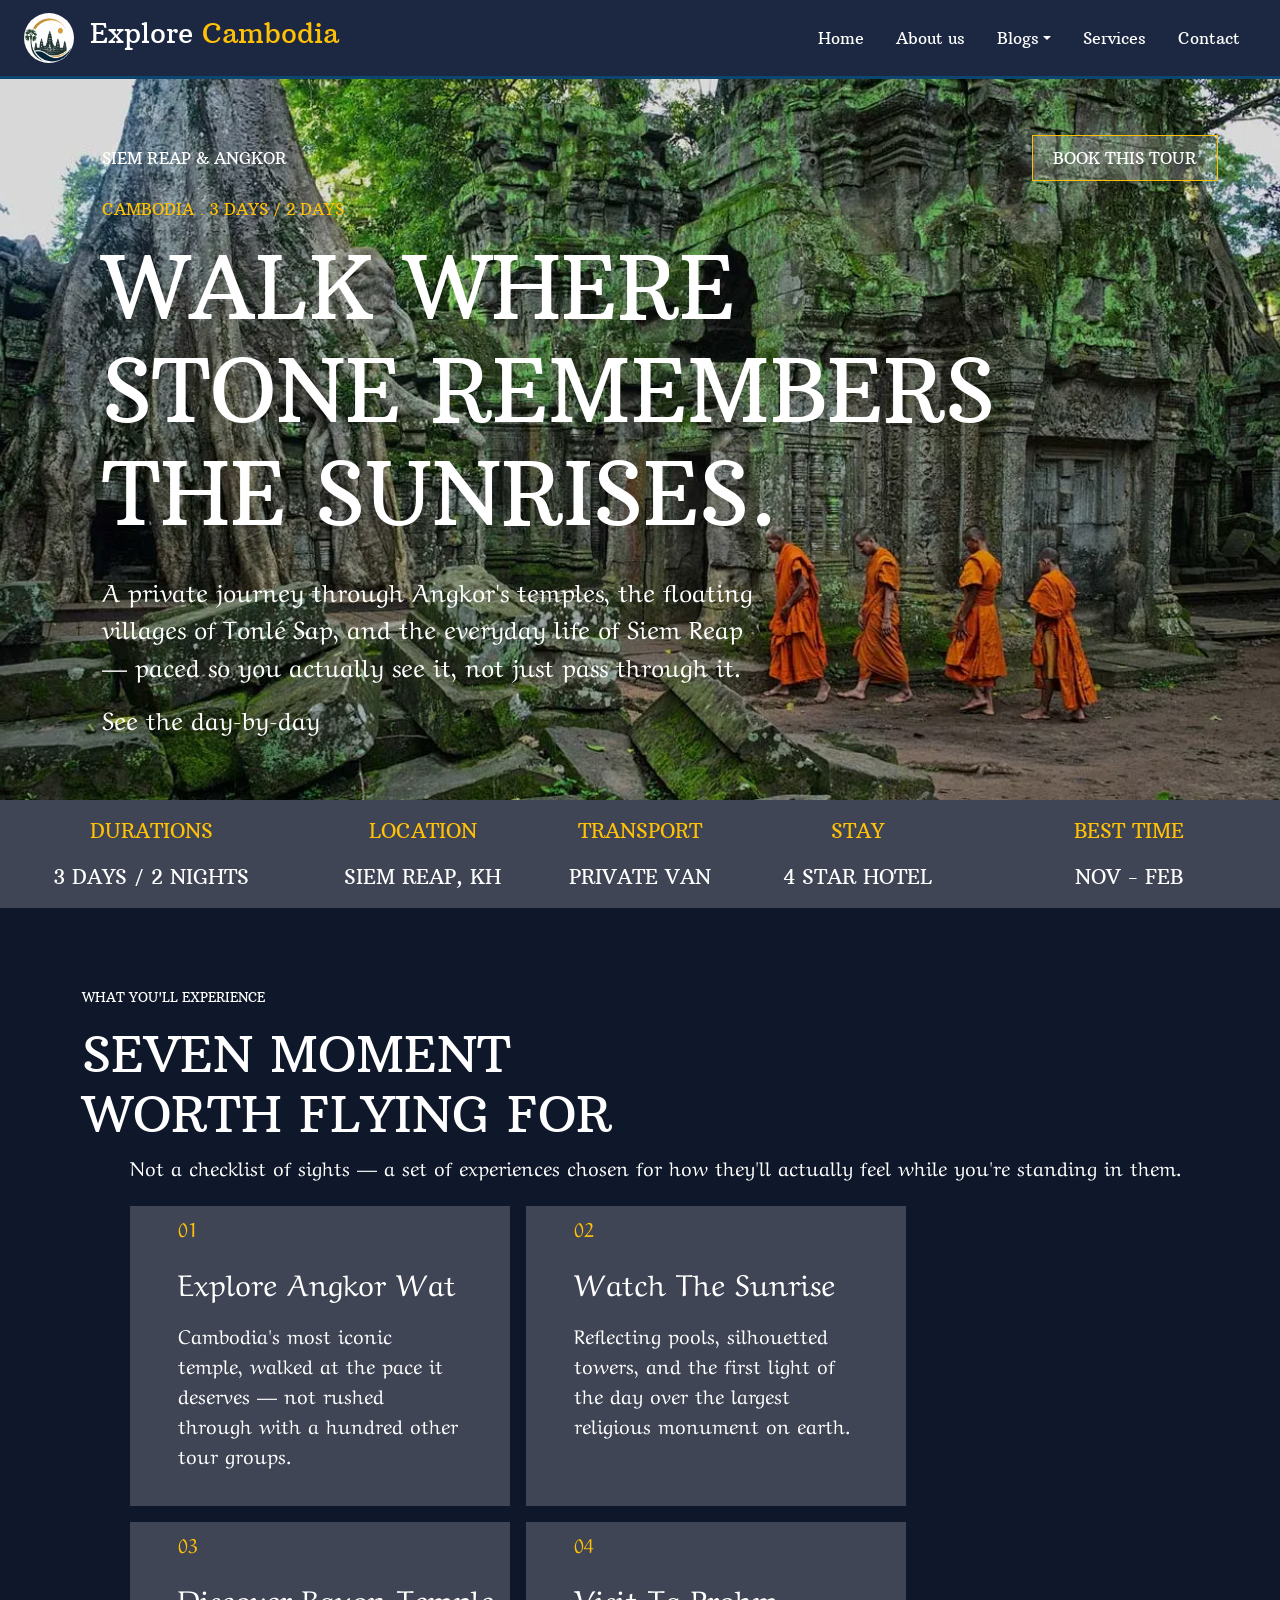
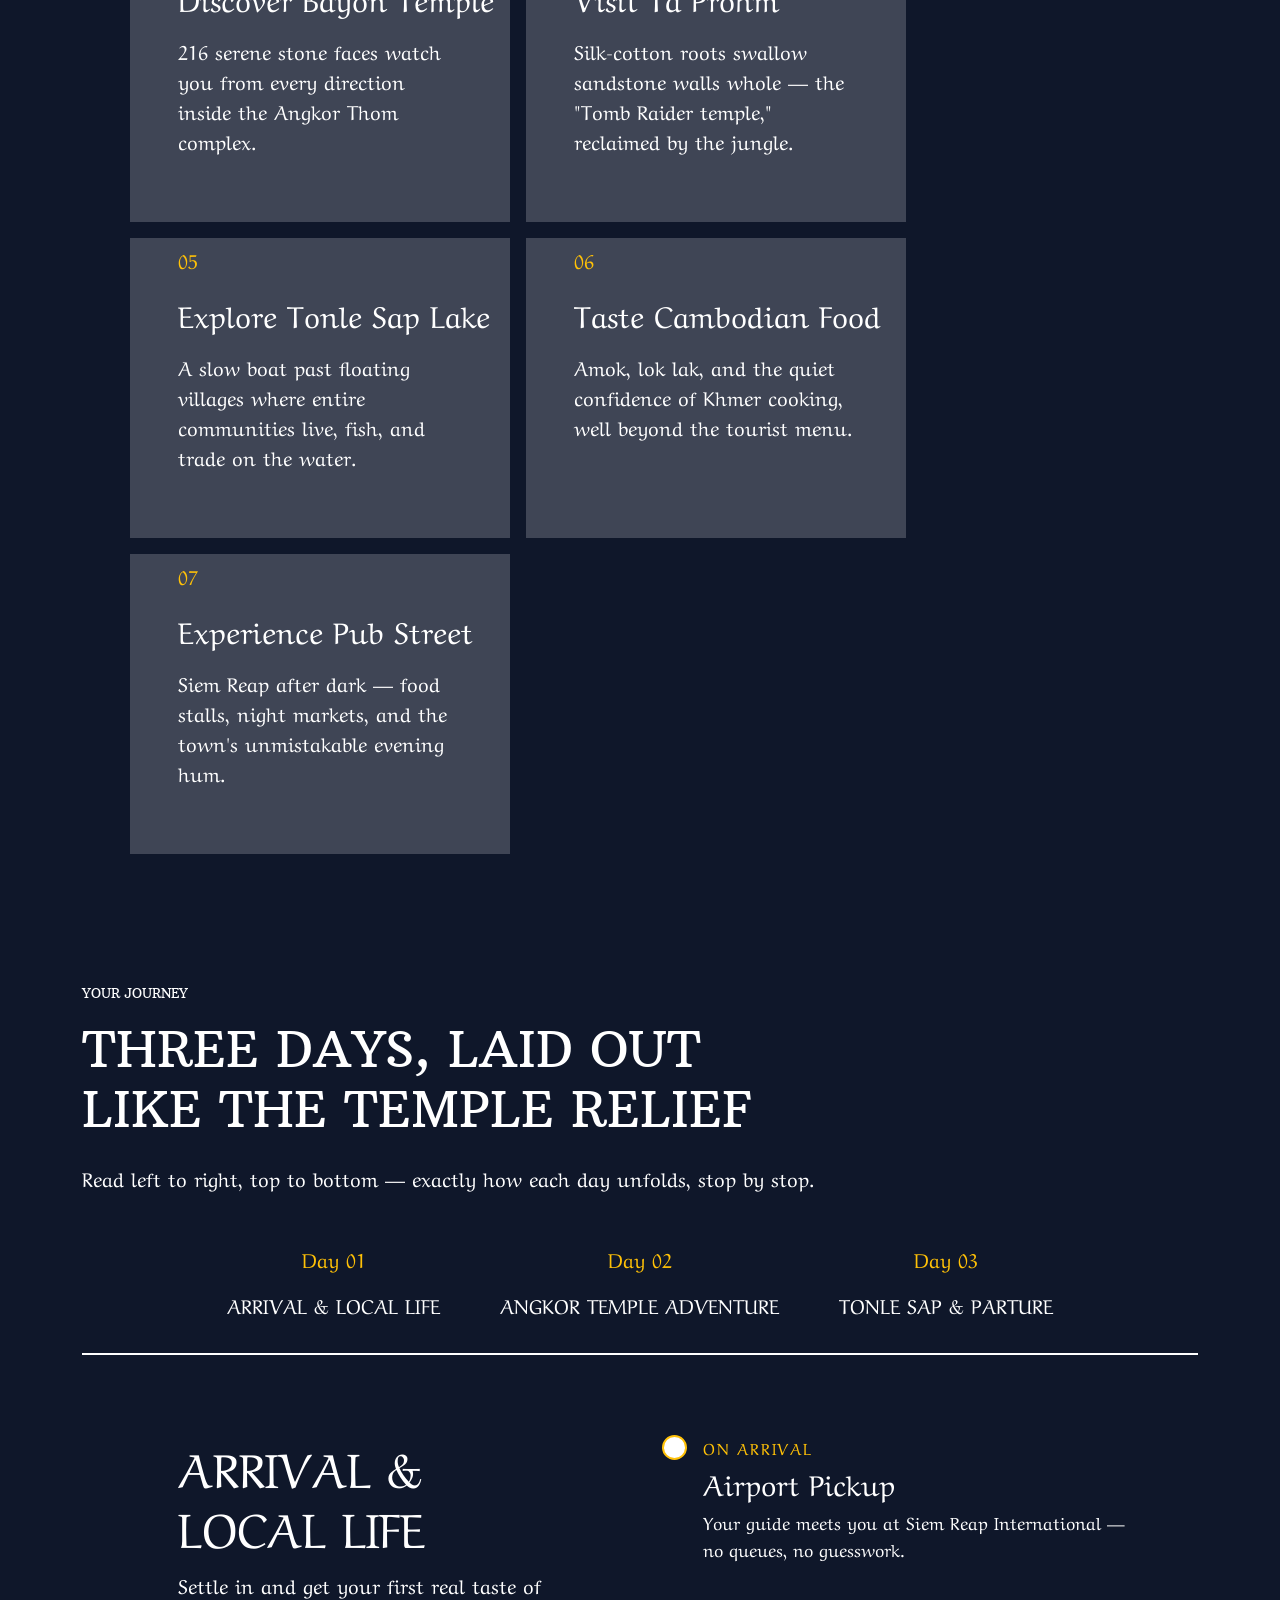
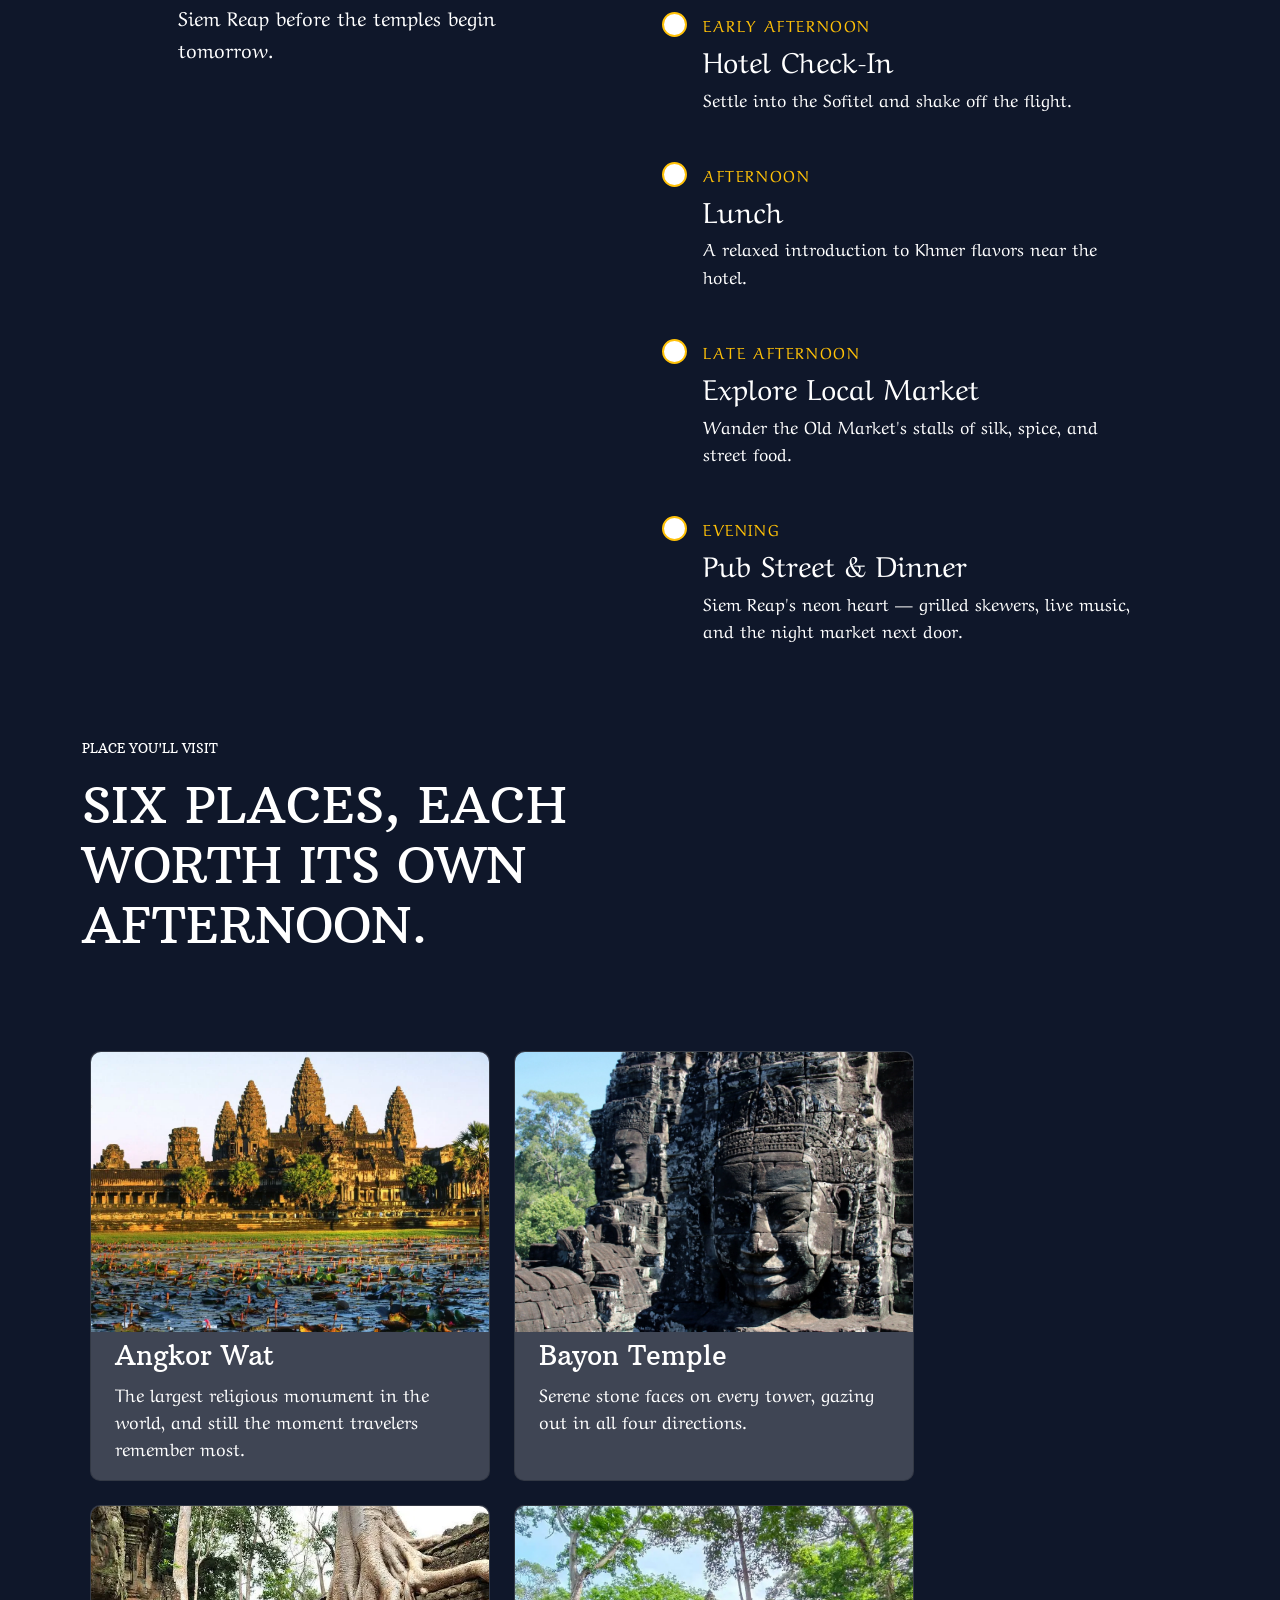
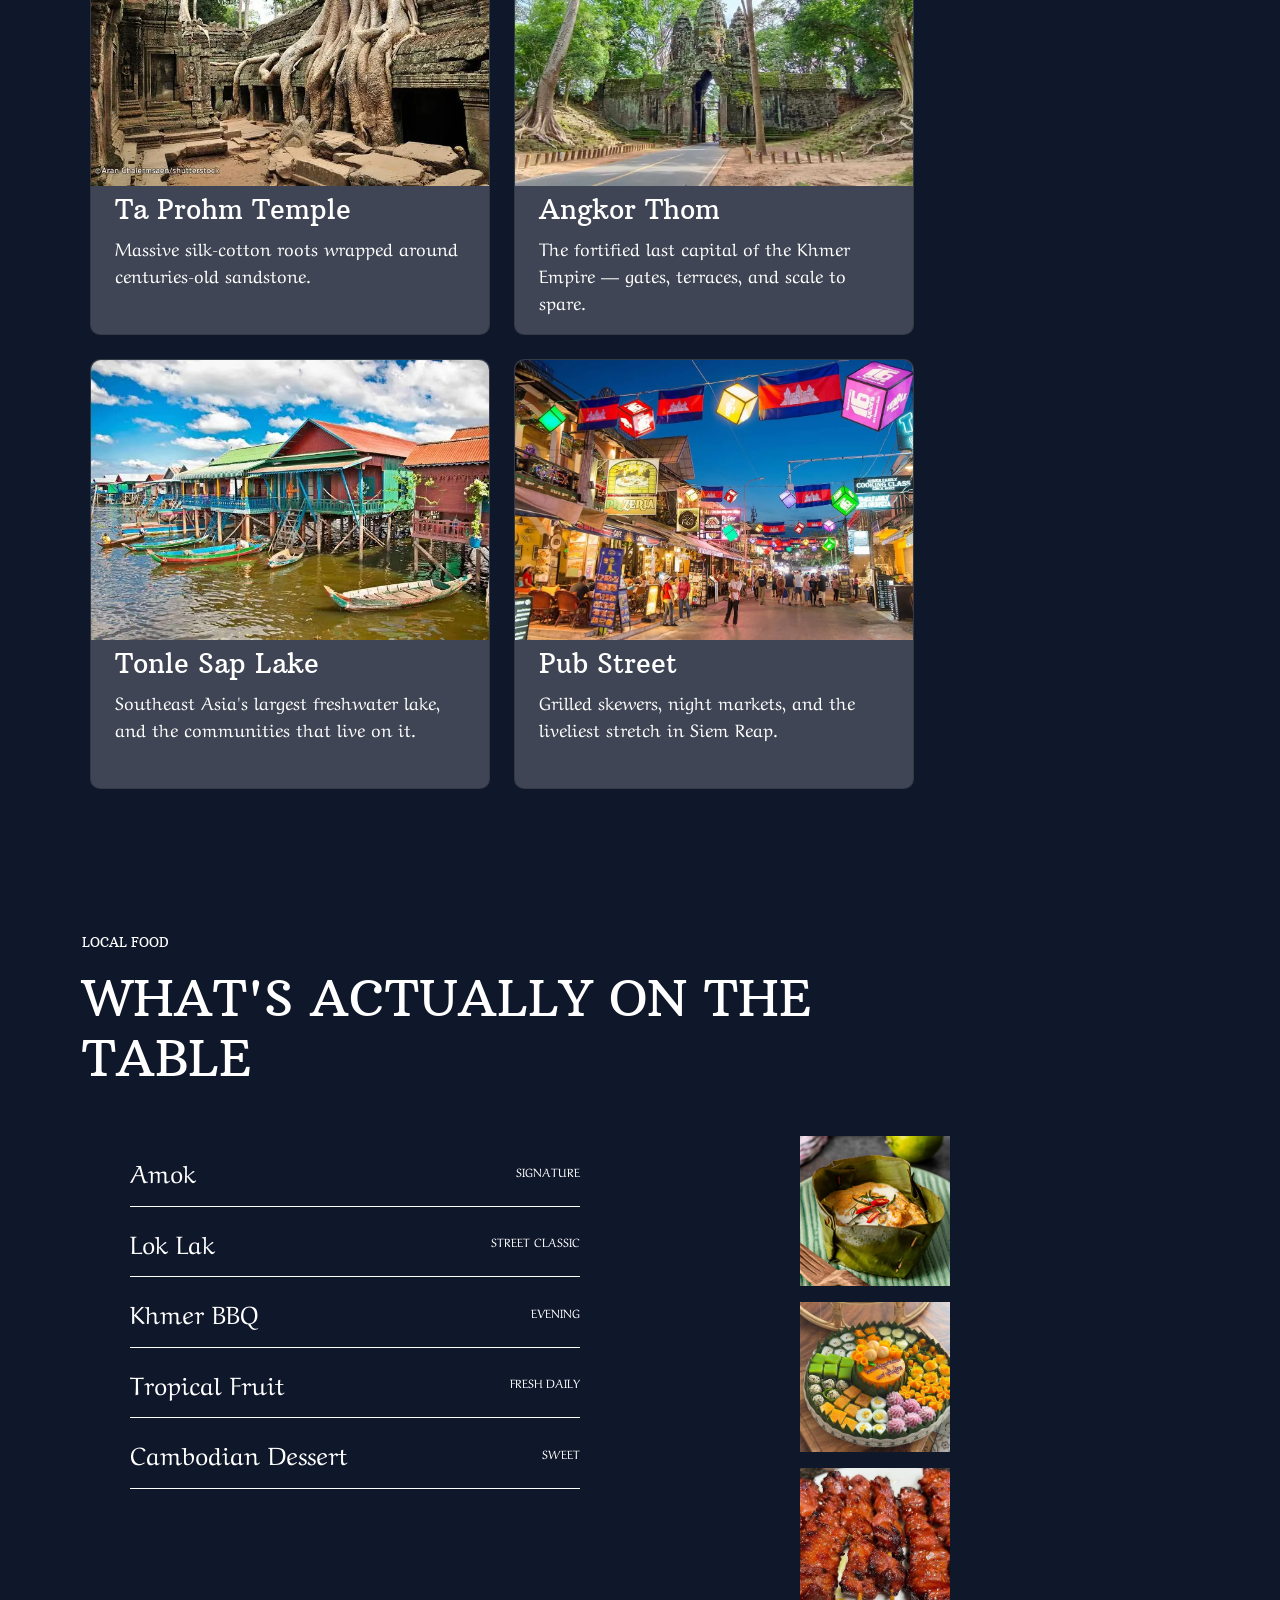
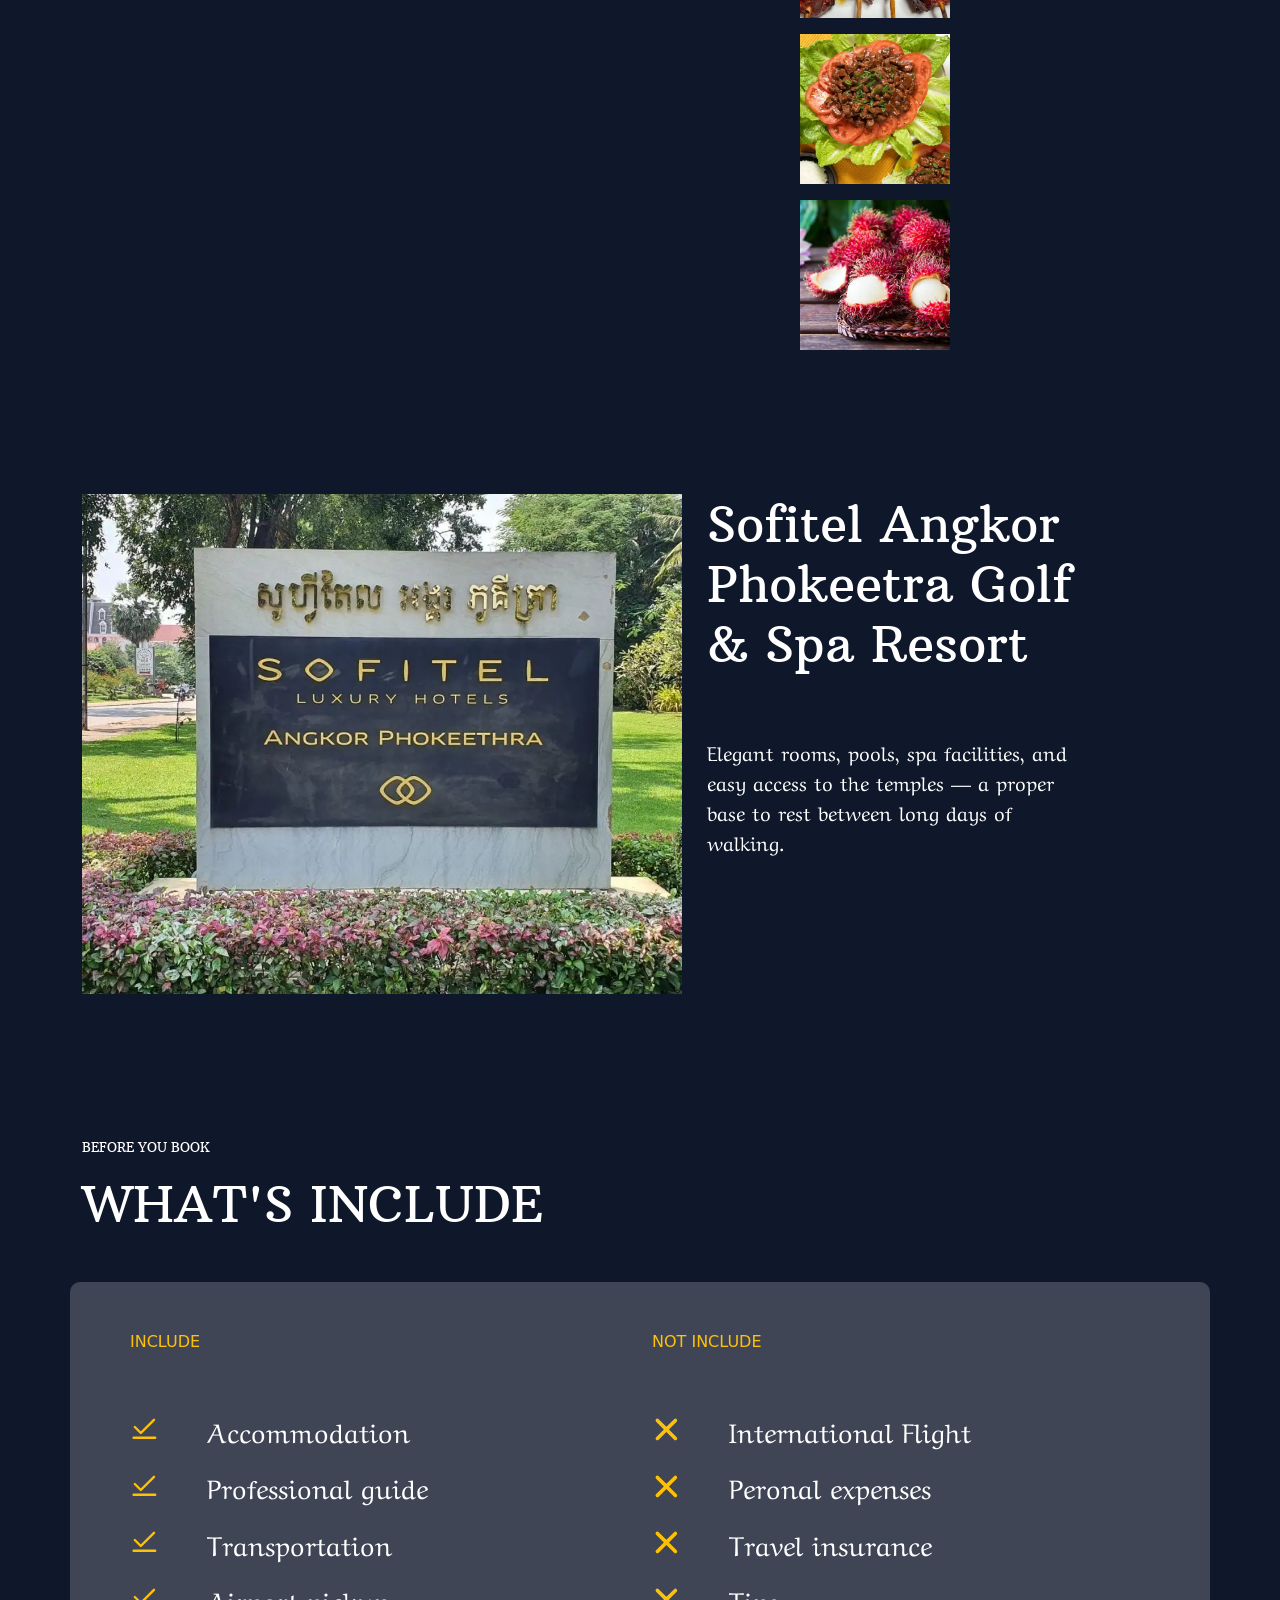
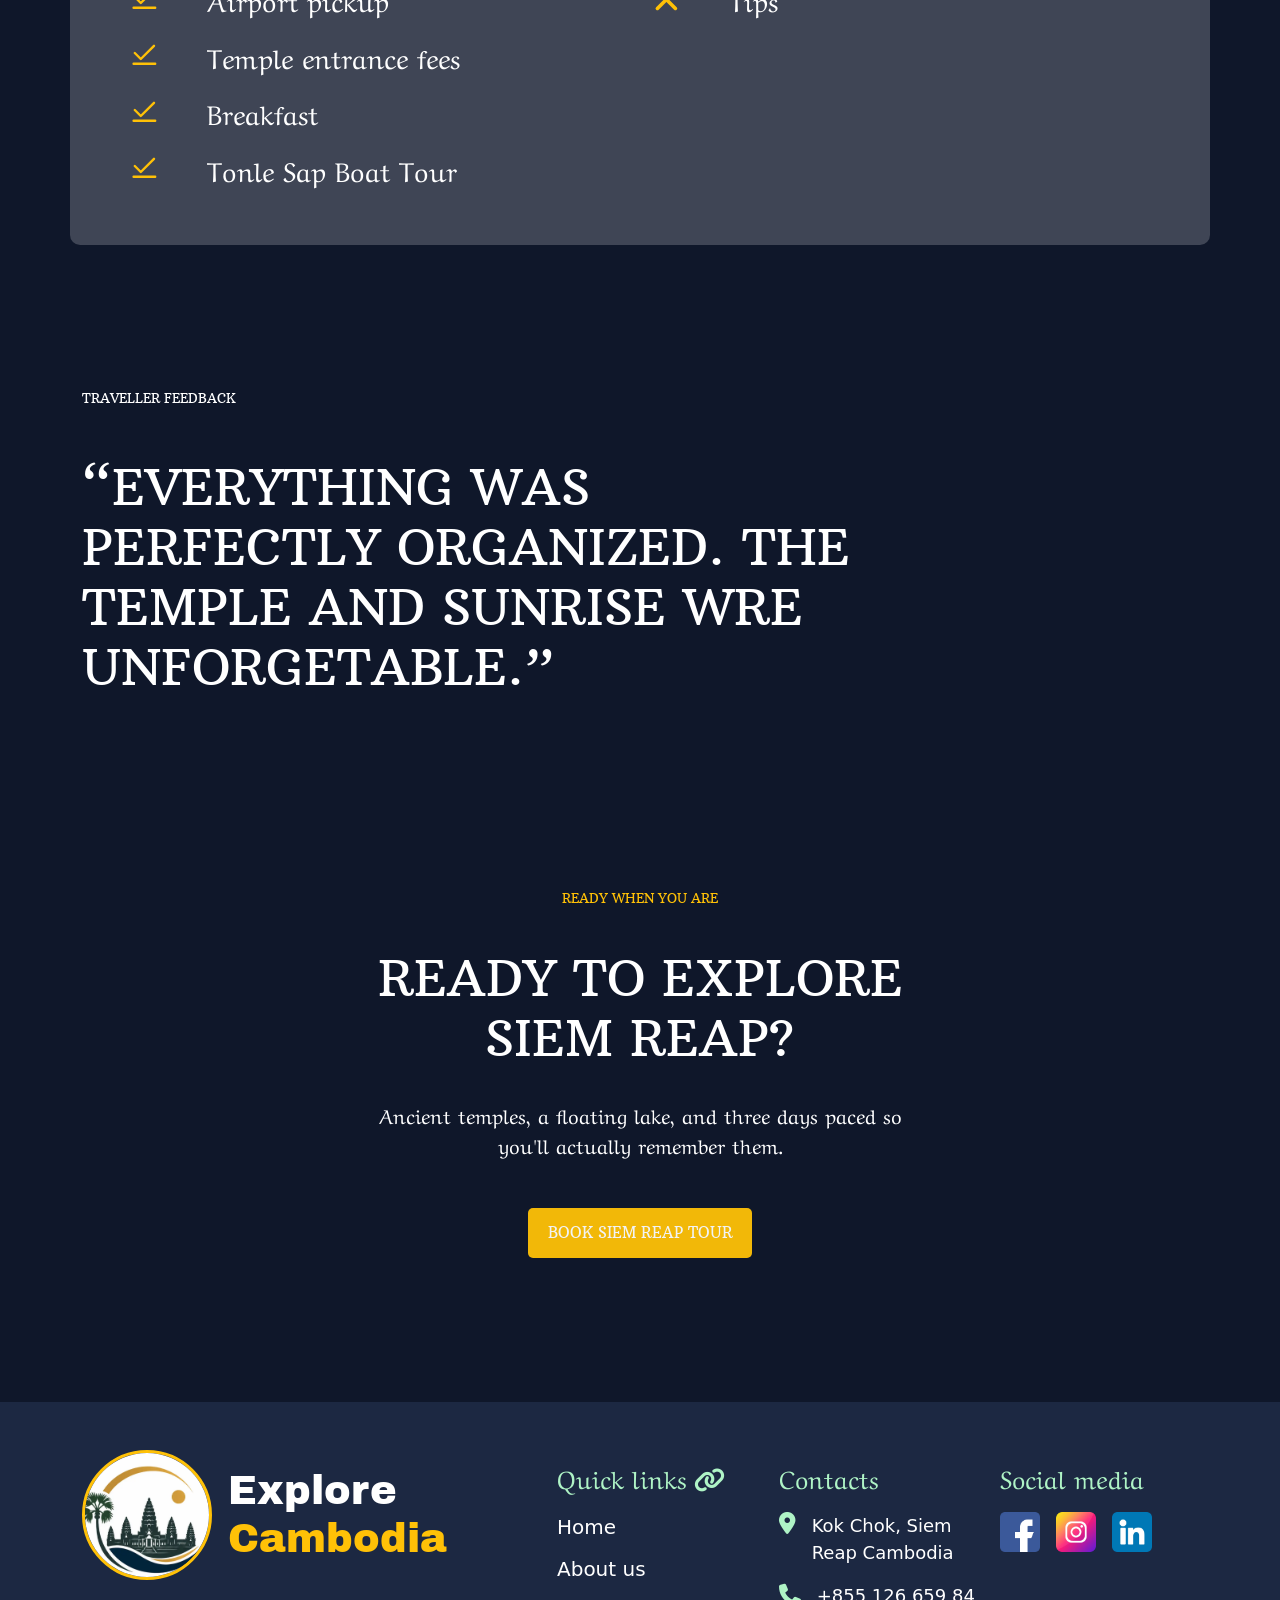
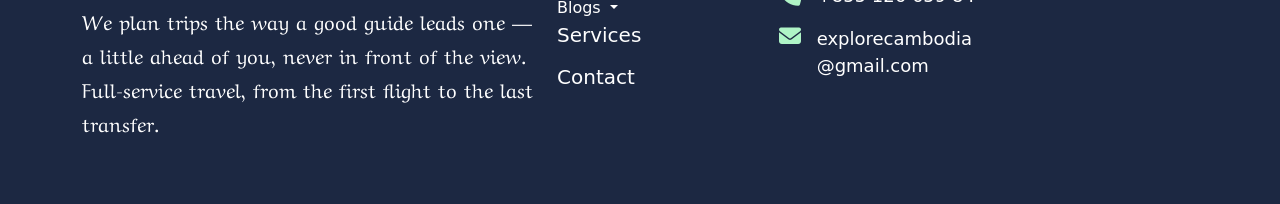
<file: Pages/siemreap.html>
<!doctype html>
<html lang="en">
  <head>
    <meta charset="UTF-8" />
    <meta name="viewport" content="width=device-width, initial-scale=1.0" />
    <link
      href="https://cdn.jsdelivr.net/npm/bootstrap@5.3.8/dist/css/bootstrap.min.css"
      rel="stylesheet"
    />
    <script src="https://cdn.jsdelivr.net/npm/bootstrap@5.3.3/dist/js/bootstrap.bundle.min.js"></script>
    <link rel="stylesheet" href="../css/style.css" />
    <link rel="preconnect" href="https://fonts.googleapis.com" />
    <link rel="preconnect" href="https://fonts.gstatic.com" crossorigin />
    <link
      href="https://fonts.googleapis.com/css2?family=Arbutus+Slab&family=Archivo+Black&family=Aref+Ruqaa:wght@400;700&family=Just+Another+Hand&display=swap"
      rel="stylesheet"
    />
    <link
      rel="stylesheet"
      href="https://cdnjs.cloudflare.com/ajax/libs/font-awesome/6.7.2/css/all.min.css"
    />
    <link rel="stylesheet" href="../css/blogs.css" />
    <title>Siem Reap Tour- Explore Cambodia</title>
  </head>
  <body>
    <div id="navbar"></div>
    <div class="siemreap-header">
      <img
        src="../asset/image/siemreap-image/TapromTemple.webp"
        alt=""
        class="siemreap-image"
      />
    </div>
    <div class="container siemreap-hero-title d-block">
      <div class="d-flex justify-content-between align-items-center">
        <span class="text-white siemreap-header-text text-uppercase">
          siem reap & angkor
        </span>
        <a
          href="./contact.html"
          class="siemreap-header-text-btn text-white text-uppercase"
          >book this tour</a
        >
      </div>
      <p class="text-warning text-uppercase siemreap-header-sub-text mt-3">
        cambodia . 3 days / 2 days
      </p>
      <h3 class="text-white text-uppercase siemreap-header-title">
        walk where <br />
        stone remembers <br />
        the sunrises.
      </h3>
      <p class="text-white siemreap-header-description mt-4">
        A private journey through Angkor's temples, the floating villages of
        Tonlé Sap, and the everyday life of Siem Reap — paced so you actually
        see it, not just pass through it.
      </p>
      <p class="text-white siemreap-header-description">See the day-by-day</p>
    </div>
    <div class="siemreap-header-bottom">
      <div class="row">
        <div class="col-3">
          <p
            class="text-warning text-uppercase text-center pt-3 siemreap-btm-title"
          >
            durations
          </p>
          <p class="text-white text-uppercase siemreap-btm-text text-center">
            3 days / 2 nights
          </p>
        </div>
        <div class="col-2">
          <p
            class="text-warning text-uppercase text-center pt-3 siemreap-btm-title"
          >
            location
          </p>
          <p class="text-white text-uppercase siemreap-btm-text text-center">
            siem reap, kh
          </p>
        </div>
        <div class="col-2">
          <p
            class="text-warning text-uppercase text-center pt-3 siemreap-btm-title"
          >
            transport
          </p>
          <p class="text-white text-uppercase siemreap-btm-text text-center">
            private van
          </p>
        </div>
        <div class="col-2">
          <p
            class="text-warning text-uppercase text-center pt-3 siemreap-btm-title"
          >
            stay
          </p>
          <p class="text-white text-uppercase siemreap-btm-text text-center">
            4 star hotel
          </p>
        </div>
        <div class="col-3">
          <p
            class="text-warning text-uppercase text-center pt-3 siemreap-btm-title"
          >
            best time
          </p>
          <p class="text-white text-uppercase siemreap-btm-text text-center">
            nov - feb
          </p>
        </div>
      </div>
    </div>
    <div class="container">
      <div class="d-block siemreap-visit-exper">
        <p class="text-white text-uppercase visit-experience">
          what you'll experience
        </p>
        <h2 class="text-white text-uppercase visit-exper-title">
          seven moment <br />worth flying for
        </h2>
        <p class="text-white visit-exper-sub-text ps-5">
          Not a checklist of sights — a set of experiences chosen for how
          they'll actually feel while you're standing in them.
        </p>
        <div
          class="mt-4 d-flex flex-wrap justify-content-start align-items-center gap-3 px-5"
        >
          <div class="visit-exper-card">
            <p class="text-warning visit-card-num ps-5">01</p>
            <p class="text-white visit-card-title text-capitalize ps-5">
              explore angkor wat
            </p>
            <p class="text-white px-5 visit-card-desription text-justify">
              Cambodia's most iconic temple, walked at the pace it deserves —
              not rushed through with a hundred other tour groups.
            </p>
          </div>
          <div class="visit-exper-card">
            <p class="text-warning visit-card-num ps-5">02</p>
            <p class="text-white visit-card-title text-capitalize ps-5">
              watch the sunrise
            </p>
            <p class="text-white px-5 visit-card-desription">
              Reflecting pools, silhouetted towers, and the first light of the
              day over the largest religious monument on earth.
            </p>
          </div>
          <div class="visit-exper-card">
            <p class="text-warning visit-card-num ps-5">03</p>
            <p class="text-white visit-card-title text-capitalize ps-5">
              discover bayon temple
            </p>
            <p class="text-white px-5 visit-card-desription">
              216 serene stone faces watch you from every direction inside the
              Angkor Thom complex.
            </p>
          </div>
          <div class="visit-exper-card">
            <p class="text-warning visit-card-num ps-5">04</p>
            <p class="text-white visit-card-title text-capitalize ps-5">
              visit ta prohm
            </p>
            <p class="text-white px-5 visit-card-desription">
              Silk-cotton roots swallow sandstone walls whole — the "Tomb Raider
              temple," reclaimed by the jungle.
            </p>
          </div>
          <div class="visit-exper-card">
            <p class="text-warning visit-card-num ps-5">05</p>
            <p class="text-white visit-card-title text-capitalize ps-5">
              explore tonle sap lake
            </p>
            <p class="text-white px-5 visit-card-desription">
              A slow boat past floating villages where entire communities live,
              fish, and trade on the water.
            </p>
          </div>
          <div class="visit-exper-card">
            <p class="text-warning visit-card-num ps-5">06</p>
            <p class="text-white visit-card-title text-capitalize ps-5">
              taste cambodian food
            </p>
            <p class="text-white px-5 visit-card-desription">
              Amok, lok lak, and the quiet confidence of Khmer cooking, well
              beyond the tourist menu.
            </p>
          </div>
          <div class="visit-exper-card">
            <p class="text-warning visit-card-num ps-5">07</p>
            <p class="text-white visit-card-title text-capitalize ps-5">
              experience pub street
            </p>
            <p class="text-white px-5 visit-card-desription">
              Siem Reap after dark — food stalls, night markets, and the town's
              unmistakable evening hum.
            </p>
          </div>
        </div>
      </div>
    </div>
    <div class="container">
      <div class="d-block siemreap-journey">
        <p class="journey-header text-white text-uppercase">your journey</p>
        <h2 class="text-white text-uppercase journey-title">
          THREE DAYS, LAID OUT LIKE THE TEMPLE RELIEF
        </h2>
        <p class="text-white journey-sub-text pt-3">
          Read left to right, top to bottom — exactly how each day unfolds, stop
          by stop.
        </p>
        <div
          class="d-flex justify-content-center align-items-center days-buttons"
        >
          <button class="day-btn active" data-day="1">
            <p class="text-warning day-btn-title text-center px-4">Day 01</p>
            <p
              class="text-white text-center text-uppercase day-btn-sub-text px-4 pb-3"
            >
              arrival & local life
            </p>
          </button>
          <button class="day-btn active" data-day="2">
            <p class="text-warning day-btn-title text-center px-4">Day 02</p>
            <p
              class="text-white text-center text-uppercase day-btn-sub-text px-4 pb-3"
            >
              angkor temple adventure
            </p>
          </button>
          <button class="day-btn active" data-day="3">
            <p class="text-warning day-btn-title text-center px-4">Day 03</p>
            <p
              class="text-white text-center text-uppercase day-btn-sub-text px-4 pb-3"
            >
              tonle sap & parture
            </p>
          </button>
        </div>
        <div class="day-panel active" data-day="1">
          <div class="tablet">
            <div class="tablet-side">
              <h3
                class="text-white tablet-text-title text-uppercase text-start"
              >
                arrival & <br />local life
              </h3>
              <p class="text-white tablet-sub-text">
                Settle in and get your first real taste of Siem Reap before the
                temples begin tomorrow.
              </p>
            </div>
            <div class="relief">
              <div class="stop">
                <div class="time text-warning text-uppercase">On Arrival</div>
                <h4 class="text-white time-title">Airport Pickup</h4>
                <p class="text-white time-text">
                  Your guide meets you at Siem Reap International — no queues,
                  no guesswork.
                </p>
              </div>
              <div class="stop">
                <div class="time text-warning text-uppercase">
                  early afternoon
                </div>
                <h4 class="text-white time-title">Hotel Check-In</h4>
                <p class="text-white time-text">
                  Settle into the Sofitel and shake off the flight.
                </p>
              </div>
              <div class="stop">
                <div class="time text-warning text-uppercase">afternoon</div>
                <h4 class="text-white time-title">Lunch</h4>
                <p class="text-white time-text">
                  A relaxed introduction to Khmer flavors near the hotel.
                </p>
              </div>
              <div class="stop">
                <div class="time text-warning text-uppercase">
                  late afternoon
                </div>
                <h4 class="text-white time-title">Explore Local Market</h4>
                <p class="text-white time-text">
                  Wander the Old Market's stalls of silk, spice, and street
                  food.
                </p>
              </div>
              <div class="stop">
                <div class="time text-warning text-uppercase">Evening</div>
                <h4 class="text-white time-title">Pub Street & Dinner</h4>
                <p class="text-white time-text">
                  Siem Reap's neon heart — grilled skewers, live music, and the
                  night market next door.
                </p>
              </div>
            </div>
          </div>
        </div>
        <div class="day-panel" data-day="2">
          <div class="tablet">
            <div class="tablet-side">
              <h3 class="text-white tablet-text-title text-uppercase">
                Angkor Temple Adenture
              </h3>
              <p class="text-white tablet-sub-text">
                The reason you booked this trip — a full day among the temples,
                timed around the light.
              </p>
            </div>
            <div class="relief">
              <div class="stop">
                <div class="time text-warning">5:00 AM</div>
                <h4 class="text-white text-capitalize time-title">
                  Angkor Wat Sunrise
                </h4>
                <p class="text-white time-text">
                  First light over the towers, from the reflecting pool, befire
                  the crowds arrive.
                </p>
              </div>
              <div class="stop">
                <div class="time text-warning text-uppercase">morning</div>
                <h4 class="text-white text-capitalize time-title">
                  bayon temple
                </h4>
                <p class="text-white time-text">
                  216 stone faces, endlessly photographed and still somehow
                  surprising in the person
                </p>
              </div>
              <div class="stop">
                <div class="time text-warning text-uppercase">Late morning</div>
                <h4 class="text-white text-capitalize time-title">Ta prohm</h4>
                <p class="text-white text-time">
                  Roots the size of buildings, growing straight through the
                  stonework.
                </p>
              </div>
              <div class="stop">
                <div class="time text-warning text-uppercase">midday</div>
                <h4 class="text-white text-capitalize time-title">
                  khmer lunch
                </h4>
                <p class="text-white time-text">
                  A proper break in the shade before the afternoon temples
                </p>
              </div>
              <div class="stop">
                <div class="time text-warning text-uppercase">afternoon</div>
                <h4 class="text-white text-capitalize time-title">
                  angkor thom
                </h4>
                <p class="text-white time-text">
                  The walled royal city - gates, terrances, and the scale of a
                  lost capital.
                </p>
              </div>
              <div class="stop">
                <div class="time text-warning text-uppercase">evening</div>
                <h4 class="text-white text-capitalize time-title">
                  return to hotel
                </h4>
                <p class="text-white time-text">
                  Back to the Sofitel to rest before tomorrow's boat trip.
                </p>
              </div>
            </div>
          </div>
        </div>
        <div class="day-panel" data-day="3">
          <div class="tablet">
            <div class="tablet-side">
              <h3 class="text-white tablet-text-title text-uppercase">
                Tonle sap & Departure
              </h3>
              <p class="text-white tablet-sub-text">
                A slower final morning on the water, then home with time to
                spare.
              </p>
            </div>
            <div class="relief">
              <div class="stop">
                <div class="time text-warning text-uppercase">Morning</div>
                <h4 class="text-white text-capitalize time-title">Breakfast</h4>
                <p class="text-white time-text">
                  An easy start at the hotel before heading out to the lake.
                </p>
              </div>
              <div class="stop">
                <div class="time text-warning text-uppercase">wid-morning</div>
                <h4 class="text-white text-capitalize time-title">
                  Tonle sap boat tour
                </h4>
                <p class="text-white time-text">
                  Floating village, houseboats, and daily life on Southeast
                  Asia's largest lake.
                </p>
              </div>
              <div class="stop">
                <div class="time text-warning text-uppercase">midday</div>
                <h4 class="text-white text-capitalize time-title">
                  Local lunch
                </h4>
                <p class="text-white time-text">
                  Lakeside food before heading back into town.
                </p>
              </div>
              <div class="stop">
                <div class="time text-uppercase text-warning">
                  early afternoon
                </div>
                <h4 class="text-white text-capitalize time-title">
                  Souvenir Shopping
                </h4>
                <p class="text-white time-text">
                  Last stop at the market for silk scarves, carvings, and Kompot
                  pepper.
                </p>
              </div>
              <div class="stop">
                <div class="time text-uppercase text-warning">
                  late afternoon
                </div>
                <h4 class="text-white text-capitalize time-title">
                  airport transfer
                </h4>
                <p class="text-white time-text">
                  Dropped off in good time for your onward flight.
                </p>
              </div>
            </div>
          </div>
        </div>
      </div>
    </div>
    <div class="container">
      <div class="d-block">
        <p class="text-white place-header text-uppercase">Place You'll Visit</p>
        <h4 class="text-white place-visit-title text-uppercase">
          six places, each worth its own afternoon.
        </h4>
        <div
          class="d-flex justify-content-start align-items-center flex-wrap gap-4 my-5 py-5 px-2"
        >
          <div class="card place-cards">
            <img
              src="../asset/image/siemreap-image/ag.webp"
              alt="Angkor Wat"
              class="card-img-top place-image"
            />
            <h3
              class="card-title place-title-card text-white text-capitalize px-4 pt-2"
            >
              angkor wat
            </h3>
            <p class="card-text text-white px-4 place-text-card">
              The largest religious monument in the world, and still the moment
              travelers remember most.
            </p>
          </div>
          <div class="card place-cards">
            <img
              src="../asset/image/siemreap-image/bAYONtEMPLE.webp"
              alt="Angkor Wat"
              class="card-img-top place-image"
            />
            <h3
              class="card-title place-title-card text-white text-capitalize px-4 pt-2"
            >
              Bayon temple
            </h3>
            <p class="card-text text-white px-4 place-text-card">
              Serene stone faces on every tower, gazing out in all four
              directions.
            </p>
          </div>
          <div class="card place-cards">
            <img
              src="../asset/image/siemreap-image/Ta_Prohm.webp"
              alt="TaProhm Temple"
              class="card-img-top place-image"
            />
            <h3
              class="card-title place-title-card text-white text-capitalize px-4 pt-2"
            >
              ta prohm temple
            </h3>
            <p class="card-text text-white px-4 place-text-card">
              Massive silk-cotton roots wrapped around centuries-old sandstone.
            </p>
          </div>
          <div class="card place-cards">
            <img
              src="../asset/image/siemreap-image/Angkor_Thom.webp"
              alt="Angkor Thom "
              class="card-img-top place-image"
            />
            <h3
              class="card-title place-title-card text-white text-capitalize px-4 pt-2"
            >
              Angkor Thom
            </h3>
            <p class="card-text text-white px-4 place-text-card">
              The fortified last capital of the Khmer Empire — gates, terraces,
              and scale to spare.
            </p>
          </div>
          <div class="card place-cards">
            <img
              src="../asset/image/siemreap-image/Tonle_Sap_Lake.webp"
              alt="Tonle Sap Lake"
              class="card-img-top place-image"
            />
            <h3
              class="card-title place-title-card text-white text-capitalize px-4 pt-2"
            >
              Tonle Sap Lake
            </h3>
            <p class="card-text text-white px-4 place-text-card">
              Southeast Asia's largest freshwater lake, and the communities that
              live on it.
            </p>
          </div>
          <div class="card place-cards">
            <img
              src="../asset/image/siemreap-image/pubstreet.webp"
              alt="Pub Street"
              class="card-img-top place-image"
            />
            <h3
              class="card-title place-title-card text-white text-capitalize px-4 pt-2"
            >
              Pub Street
            </h3>
            <p class="card-text text-white px-4 place-text-card">
              Grilled skewers, night markets, and the liveliest stretch in Siem
              Reap.
            </p>
          </div>
        </div>
      </div>
    </div>
    <div class="container">
      <div class="d-block my-5 py-5">
        <p class="text-white text-uppercase food-header">local food</p>
        <h4 class="text-white text-uppercase food-title mb-5">
          what's actually on the table
        </h4>
        <div class="row">
          <div class="col-6">
            <div class="d-block">
              <div
                class="d-flex align-items-center justify-content-between mx-5 pt-3 food-info"
              >
                <p class="text-white food-name">Amok</p>
                <p class="text-white food-desc text-uppercase">signature</p>
              </div>
              <div
                class="d-flex align-items-center justify-content-between mx-5 pt-3 food-info"
              >
                <p class="text-white food-name">Lok Lak</p>
                <p class="text-white food-desc text-uppercase">
                  street classic
                </p>
              </div>
              <div
                class="d-flex align-items-center justify-content-between mx-5 pt-3 food-info"
              >
                <p class="text-white food-name">Khmer BBQ</p>
                <p class="text-white food-desc text-uppercase">evening</p>
              </div>
              <div
                class="d-flex align-items-center justify-content-between mx-5 pt-3 food-info"
              >
                <p class="text-white food-name">Tropical Fruit</p>
                <p class="text-white food-desc text-uppercase">fresh daily</p>
              </div>
              <div
                class="d-flex align-items-center justify-content-between mx-5 pt-3 food-info"
              >
                <p class="text-white food-name">Cambodian Dessert</p>
                <p class="text-white food-desc text-uppercase">sweet</p>
              </div>
            </div>
          </div>
          <div class="col-6">
            <div
              class="d-flex align-items-center justify-content-start mx-5 gap-3 flex-wrap food-images"
            >
              <img
                src="../asset/image/food/Fish_Amok.webp"
                alt="Fish Amok"
                class="food-image object-fit-cover"
              />
              <img
                src="../asset/image/food/Cambodia_Desserts.webp"
                alt="Khmer Dessert"
                class="food-image object-fit-cover"
              />
              <img
                src="../asset/image/food/KhmerBBQ.webp"
                alt="Khmer BBQ"
                class="food-image object-fit-cover"
              />
              <img
                src="../asset/image/food/LokLak.webp"
                alt="Lok Lak Food"
                class="food-image object-fit-cover"
              />
              <img
                src="../asset/image/food/Tropical_Fruit.webp"
                alt="Tropical Fruit"
                class="food-image object-fit-cover"
              />
            </div>
          </div>
        </div>
      </div>
    </div>
    <div class="container my-5 py-5">
      <div class="row">
        <div class="col-6">
          <img
            src="../asset/image/service-page/sofitel1.webp"
            alt="Sofitel Hotel"
            class="object-fit-cover hotel-image"
          />
        </div>
        <div class="col-6">
          <h4 class="text-white hotel-title text-capitalize">
            Sofitel angkor phokeetra golf & spa resort
          </h4>
          <p class="text-white hotel-desc">
            Elegant rooms, pools, spa facilities, and easy access to the temples
            — a proper base to rest between long days of walking.
          </p>
        </div>
      </div>
    </div>
    <div class="container my-5 py-5">
      <p class="text-white text-uppercase include-text">before you book</p>
      <h4 class="text-white text-uppercase include-title mb-5">
        what's include
      </h4>
      <div class="row include-card">
        <div class="col-6">
          <div class="ps-5 pb-5">
            <p class="text-warning text-uppercase include-head my-5">include</p>
            <div class="d-block text-center">
              <div
                class="d-flex align-items-center justify-content-start gap-5 py-2"
              >
                <svg
                  xmlns="http://www.w3.org/2000/svg"
                  width="1.8em"
                  height="1.8em"
                  viewBox="0 0 24 24"
                  class="text-warning"
                >
                  <path d="M0 0h24v24H0z" fill="none" />
                  <path
                    fill="none"
                    stroke="currentColor"
                    stroke-linecap="round"
                    stroke-linejoin="round"
                    stroke-width="2"
                    d="M20 4L9 15m12 4H3m6-4l-5-5"
                  />
                </svg>
                <span class="text-white include-list">Accommodation</span>
              </div>
              <div
                class="d-flex align-items-center justify-content-start gap-5 py-2"
              >
                <svg
                  xmlns="http://www.w3.org/2000/svg"
                  width="1.8em"
                  height="1.8em"
                  viewBox="0 0 24 24"
                  class="text-warning"
                >
                  <path d="M0 0h24v24H0z" fill="none" />
                  <path
                    fill="none"
                    stroke="currentColor"
                    stroke-linecap="round"
                    stroke-linejoin="round"
                    stroke-width="2"
                    d="M20 4L9 15m12 4H3m6-4l-5-5"
                  />
                </svg>
                <span class="text-white include-list">Professional guide</span>
              </div>
              <div
                class="d-flex align-items-center justify-content-start gap-5 py-2"
              >
                <svg
                  xmlns="http://www.w3.org/2000/svg"
                  width="1.8em"
                  height="1.8em"
                  viewBox="0 0 24 24"
                  class="text-warning"
                >
                  <path d="M0 0h24v24H0z" fill="none" />
                  <path
                    fill="none"
                    stroke="currentColor"
                    stroke-linecap="round"
                    stroke-linejoin="round"
                    stroke-width="2"
                    d="M20 4L9 15m12 4H3m6-4l-5-5"
                  />
                </svg>
                <span class="text-white include-list">Transportation</span>
              </div>
              <div
                class="d-flex align-items-center justify-content-start gap-5 py-2"
              >
                <svg
                  xmlns="http://www.w3.org/2000/svg"
                  width="1.8em"
                  height="1.8em"
                  viewBox="0 0 24 24"
                  class="text-warning"
                >
                  <path d="M0 0h24v24H0z" fill="none" />
                  <path
                    fill="none"
                    stroke="currentColor"
                    stroke-linecap="round"
                    stroke-linejoin="round"
                    stroke-width="2"
                    d="M20 4L9 15m12 4H3m6-4l-5-5"
                  />
                </svg>
                <span class="text-white include-list">Airport pickup</span>
              </div>
              <div
                class="d-flex align-items-center justify-content-start gap-5 py-2"
              >
                <svg
                  xmlns="http://www.w3.org/2000/svg"
                  width="1.8em"
                  height="1.8em"
                  viewBox="0 0 24 24"
                  class="text-warning"
                >
                  <path d="M0 0h24v24H0z" fill="none" />
                  <path
                    fill="none"
                    stroke="currentColor"
                    stroke-linecap="round"
                    stroke-linejoin="round"
                    stroke-width="2"
                    d="M20 4L9 15m12 4H3m6-4l-5-5"
                  />
                </svg>
                <span class="text-white include-list"
                  >Temple entrance fees</span
                >
              </div>
              <div
                class="d-flex align-items-center justify-content-start gap-5 py-2"
              >
                <svg
                  xmlns="http://www.w3.org/2000/svg"
                  width="1.8em"
                  height="1.8em"
                  viewBox="0 0 24 24"
                  class="text-warning"
                >
                  <path d="M0 0h24v24H0z" fill="none" />
                  <path
                    fill="none"
                    stroke="currentColor"
                    stroke-linecap="round"
                    stroke-linejoin="round"
                    stroke-width="2"
                    d="M20 4L9 15m12 4H3m6-4l-5-5"
                  />
                </svg>
                <span class="text-white include-list">Breakfast</span>
              </div>
              <div
                class="d-flex align-items-center justify-content-start gap-5 py-2"
              >
                <svg
                  xmlns="http://www.w3.org/2000/svg"
                  width="1.8em"
                  height="1.8em"
                  viewBox="0 0 24 24"
                  class="text-warning"
                >
                  <path d="M0 0h24v24H0z" fill="none" />
                  <path
                    fill="none"
                    stroke="currentColor"
                    stroke-linecap="round"
                    stroke-linejoin="round"
                    stroke-width="2"
                    d="M20 4L9 15m12 4H3m6-4l-5-5"
                  />
                </svg>
                <span class="text-white include-list">Tonle Sap Boat Tour</span>
              </div>
            </div>
          </div>
        </div>
        <div class="col-6">
          <div class="">
            <p class="text-warning text-uppercase include-head my-5">
              Not include
            </p>
            <div
              class="d-flex align-items-center justify-content-start gap-5 py-2"
            >
              <svg
                xmlns="http://www.w3.org/2000/svg"
                width="1.8em"
                height="1.8em"
                viewBox="0 0 16 16"
                class="text-warning"
              >
                <path d="M0 0h16v16H0z" fill="none" />
                <path
                  fill="currentColor"
                  d="M12.293 2.293a1 1 0 0 1 1.414 1.414L9.414 8l4.293 4.293a1 1 0 1 1-1.414 1.414L8 9.414l-4.293 4.293a1 1 0 1 1-1.414-1.414L6.586 8L2.293 3.707a1 1 0 1 1 1.414-1.414L8 6.586z"
                />
              </svg>
              <span class="text-white include-list">International Flight</span>
            </div>
            <div
              class="d-flex align-items-center justify-content-start gap-5 py-2"
            >
              <svg
                xmlns="http://www.w3.org/2000/svg"
                width="1.8em"
                height="1.8em"
                viewBox="0 0 16 16"
                class="text-warning"
              >
                <path d="M0 0h16v16H0z" fill="none" />
                <path
                  fill="currentColor"
                  d="M12.293 2.293a1 1 0 0 1 1.414 1.414L9.414 8l4.293 4.293a1 1 0 1 1-1.414 1.414L8 9.414l-4.293 4.293a1 1 0 1 1-1.414-1.414L6.586 8L2.293 3.707a1 1 0 1 1 1.414-1.414L8 6.586z"
                />
              </svg>
              <span class="text-white include-list">Peronal expenses</span>
            </div>
            <div
              class="d-flex align-items-center justify-content-start gap-5 py-2"
            >
              <svg
                xmlns="http://www.w3.org/2000/svg"
                width="1.8em"
                height="1.8em"
                viewBox="0 0 16 16"
                class="text-warning"
              >
                <path d="M0 0h16v16H0z" fill="none" />
                <path
                  fill="currentColor"
                  d="M12.293 2.293a1 1 0 0 1 1.414 1.414L9.414 8l4.293 4.293a1 1 0 1 1-1.414 1.414L8 9.414l-4.293 4.293a1 1 0 1 1-1.414-1.414L6.586 8L2.293 3.707a1 1 0 1 1 1.414-1.414L8 6.586z"
                />
              </svg>
              <span class="text-white include-list">Travel insurance</span>
            </div>
            <div
              class="d-flex align-items-center justify-content-start gap-5 py-2"
            >
              <svg
                xmlns="http://www.w3.org/2000/svg"
                width="1.8em"
                height="1.8em"
                viewBox="0 0 16 16"
                class="text-warning"
              >
                <path d="M0 0h16v16H0z" fill="none" />
                <path
                  fill="currentColor"
                  d="M12.293 2.293a1 1 0 0 1 1.414 1.414L9.414 8l4.293 4.293a1 1 0 1 1-1.414 1.414L8 9.414l-4.293 4.293a1 1 0 1 1-1.414-1.414L6.586 8L2.293 3.707a1 1 0 1 1 1.414-1.414L8 6.586z"
                />
              </svg>
              <span class="text-white include-list">Tips</span>
            </div>
          </div>
        </div>
      </div>
    </div>
    <div class="container my-5 py-5">
      <div class="d-block">
        <p class="text-white feedback text-uppercase">traveller feedback</p>
        <h3 class="text-white feedback-text my-5">
          “EVERYTHING WAS PERFECTLY ORGANIZED. THE TEMPLE AND SUNRISE WRE
          UNFORGETABLE.”
        </h3>
      </div>
    </div>
    <div class="container my-5 py-5">
      <div class="d-block">
        <p class="book-text text-uppercase text-warning text-center">
          ready when you are
        </p>
        <h3 class="text-white book-title text-center text-uppercase py-4">
          ready to explore siem reap?
        </h3>
        <p class="text-white book-desc text-center">
          Ancient temples, a floating lake, and three days paced so you'll
          actually remember them.
        </p>
        <a href="../Pages/contact.html" class="book-btn text-uppercase my-5"
          ><span class="text-white btn-text">book siem reap tour</span></a
        >
      </div>
    </div>
    <div id="footer"></div>
  </body>
  <script src="../js/include.js"></script>
  <script src="../js/Blog_day.js"></script>
</html>
</file>
<file: css/style.css>
@import url("variables.css");
@import url("footer.css");
@import url("./review.css");
@import url("../css/responsive.css");

* {
  box-sizing: border-box;
}
html,
body {
  margin: 0;
  padding: 0;
  background-color: var(--bg-color);
}

.my-nav {
  border-bottom: 3px solid var(--line-color);
}
.nav-image {
  width: 50px;
  height: 50px;
}
.com-name {
  font-family: var(--font-arbutus);
}
.cambodia {
  color: var(--text-primary);
}
.pg-link {
  color: var(text-white) IMP !important;
  font-family: var(--font-arbutus);
  color: var(--text-white);
}
.pg-link:hover {
  color: var(--text-primary);
  border-bottom: 1px solid var(--text-primary);
}
/* Hero Section */
.hero-header {
  position: relative;
  width: 100%;
  min-height: 700px;
  padding-top: 7.3vh;
}

.hero-image-container {
  position: absolute;
  inset: 0;
  width: 100%;
  height: 100%;
  overflow: hidden;
}

.hero-image-container::after {
  content: "";
  position: absolute;
  inset: 0;

  background: linear-gradient(
    to right,
    rgba(15, 23, 42, 0.8) 0%,
    rgba(15, 23, 42, 0.8) 30%,
    rgba(15, 23, 42, 0.7) 40%,
    rgba(15, 23, 42, 0.49) 50%,
    rgba(15, 23, 42, 0.1) 70%
  );

  pointer-events: none;
  z-index: 1;
}

.home-image {
  width: 100%;
  height: 100%;
  object-fit: cover;
  object-position: center;
  display: block;

  transform: scaleX(-1);

  user-select: none;
  opacity: 0.7;
}


.hero-text {
  position: absolute;
  z-index: 2;

  top: 50%;
  left: 7%;

  transform: translateY(-50%);

  max-width: 650px;
}

.head-text {
  color: var(--text-primary);
  font-family: var(--font-heading);
  font-size: 85px;
  font-weight: bold;
  line-height: 1.05;
}
.sub-hero-text {
  font-family: var(--font-primary);
  font-size: 38px;
  margin-bottom: 10px;
}

.sub1-hero-text {
  font-family: var(--font-heading);
  font-size: 30px;

  max-width: 550px;
  padding-right: 0;
}

.hero-buttons {
  width: 500px;
}

.btn-about,
.btn-book {
  font-family: var(--font-arbutus);
  font-size: 20px;

  text-decoration: none;
  color: var(--text-white);

  width: 250px;
  height: 50px;

  display: flex;
  align-items: center;
  justify-content: center;

  transition: all 0.3s ease;
}

.btn-about {
  background-color: rgba(66, 100, 182, 0.5);

  backdrop-filter: blur(8px);
  -webkit-backdrop-filter: blur(8px);

  border-radius: var(--btn-radius);
  border: 2px solid var(--line-color);
}

.btn-book {
  background-color: var(--text-primary);

  border-radius: var(--btn-radius);

  backdrop-filter: blur(50px);
}

.btn-about:hover,
.btn-book:hover {
  transform: translateY(-3px);
}


@media (max-width: 991.98px) {

  .hero-header {
    min-height: 650px;
  }

  .hero-text {
    left: 5%;
    max-width: 600px;
  }

  .head-text {
    font-size: 65px;
  }

  .sub-hero-text {
    font-size: 30px;
  }

  .sub1-hero-text {
    font-size: 24px;
    max-width: 450px;
  }

  .hero-buttons {
    width: 450px;
  }

  .btn-about,
  .btn-book {
    width: 210px;
    font-size: 18px;
  }
}

@media (max-width: 575.98px) {

  .hero-header {
    min-height: 650px;
    padding-top: 60px;
  }

  .hero-image-container::after {
    background: linear-gradient(
      to bottom,
      rgba(15, 23, 42, 0.65),
      rgba(15, 23, 42, 0.8)
    );
  }

  .hero-text {
    top: 50%;
    left: 0;

    width: 100%;
    max-width: 100%;

    padding-left: 24px;
    padding-right: 24px;

    transform: translateY(-50%);
  }

  .head-text {
    font-size: 48px;
    line-height: 1.05;
  }

  .sub-hero-text {
    font-size: 25px;
    margin-top: 15px;
  }

  .sub1-hero-text {
    font-size: 20px;
    line-height: 1.4;

    max-width: 100%;
  }

  .hero-buttons {
    width: 100%;
    margin-top: 30px !important;
  }

  .btn-about,
  .btn-book {
    width: 100%;
    height: 48px;

    font-size: 17px;
  }
}


@media (max-width: 399.98px) {

  .hero-header {
    min-height: 600px;
  }

  .hero-text {
    padding-left: 18px;
    padding-right: 18px;
  }

  .head-text {
    font-size: 40px;
  }

  .sub-hero-text {
    font-size: 22px;
  }

  .sub1-hero-text {
    font-size: 17px;
  }

  .btn-about,
  .btn-book {
    height: 45px;
    font-size: 15px;
  }
}
/* Tour section */
.my-tour {
  font-family: var(--font-arbutus);
  font-size: 45px;
  font-weight: bold;
}

.sub-tour-text {
  font-family: var(--font-primary);
  font-size: 20px;
  max-width: 900px;
  line-height: 1.6;
}


/* =========================
   TOUR CARD
========================= */

.tour-card-items {
  width: 100%;
  min-height: 500px;

  background-color: rgba(
    var(--white),
    var(--cd-opacity)
  );

  border-radius: var(--cd-radius);

  overflow: hidden;
}


/* =========================
   IMAGE
========================= */

.tour-image {
  display: block;

  width: 100%;
  height: 300px;

  border-radius: 56px 56px 0 0;

  position: relative;
  overflow: hidden;
}

.tour-image img {
  width: 100%;
  height: 100%;

  object-fit: cover;

  transition:
    transform 0.3s ease,
    filter 0.3s ease;
}

.tour-image:hover img {
  transform: scale(1.05);
  filter: brightness(0.6);
}


/* =========================
   ARROW
========================= */

.arrow-icon {
  position: absolute;

  top: 50%;
  left: 50%;

  transform: translate(-50%, -50%);

  color: var(--text-white);

  display: flex;
  justify-content: center;
  align-items: center;

  font-size: 30px;

  opacity: 0;

  transition:
    opacity 0.3s ease,
    transform 0.3s ease;
}

.tour-image:hover .arrow-icon {
  opacity: 1;
}


/* =========================
   CARD CONTENT
========================= */

.card-title {
  font-family: var(--font-heading);
  font-size: 20px;
}

.tour-rating-stars {
  font-size: 18px;
}

.card-text {
  font-family: var(--font-primary);
  font-size: 18px;
}


/* =========================
   BUTTONS
========================= */

.tour-card-btns {
  width: 100%;
}

.tour-card-btns a {
  font-family: var(--font-arbutus);

  font-size: 15px;

  color: var(--text-white);

  text-decoration: none;
  font-weight: bold;

  width: 50%;
  height: 50px;

  display: flex;
  align-items: center;
  justify-content: center;

  text-align: center;

  border-radius: var(--btn-radius);

  transition: all 0.3s ease;
}

.tour-view-btn {
  background-color: var(--btn-color);
}

.tour-book-btn {
  background-color: rgba(
    var(--white),
    var(--cd-opacity)
  );

  border: 2px solid var(--line-color);
}

.tour-card-btns a:hover {
  transform: translateY(-3px);
}


/* =========================================
   TABLET
   Bootstrap md: 768px
========================================= */

@media (max-width: 991.98px) {

  .my-tour {
    font-size: 38px;
  }

  .sub-tour-text {
    font-size: 18px;
  }

  .tour-image {
    height: 260px;
  }

  .tour-card-items {
    min-height: 480px;
  }

  .card-title {
    font-size: 18px;
  }

  .tour-rating-stars {
    font-size: 15px;
  }

  .card-text {
    font-size: 16px;
  }
}


/* =========================================
   MOBILE
   Bootstrap sm: < 576px
========================================= */

@media (max-width: 575.98px) {

  .my-tour {
    font-size: 32px;
  }

  .sub-tour-text {
    font-size: 16px;
    line-height: 1.5;

    padding-left: 10px;
    padding-right: 10px;
  }

  .tour-image {
    height: 250px;
    border-radius: 35px 35px 0 0;
  }

  .tour-card-items {
    min-height: auto;
  }

  .card-title {
    font-size: 18px;
  }

  .tour-rating-stars {
    font-size: 14px;
  }

  .card-text {
    font-size: 15px;
  }

  .tour-card-btns {
    gap: 8px;
  }

  .tour-card-btns a {
    width: 50%;
    height: 45px;
    font-size: 13px;
  }
}


/* =========================================
   VERY SMALL MOBILE
   < 400px
========================================= */

@media (max-width: 399.98px) {

  .my-tour {
    font-size: 28px;
  }

  .sub-tour-text {
    font-size: 14px;
  }

  .tour-image {
    height: 220px;
  }

  .card-title {
    font-size: 16px;
  }

  .tour-rating-stars {
    font-size: 12px;
  }

  .card-text {
    font-size: 14px;
  }

  .tour-card-btns a {
    height: 42px;
    font-size: 12px;
  }
}

/* Why choose us */
.line {
  border: none;
  border-top: 2px solid #ffffff;
  width: 3%;
  padding: 0 20px;
}

.choose-us-header {
  font-family: var(--font-primary);
  font-size: 17px;
}

.choose-us-title {
  font-family: var(--font-heading);
  font-size: 50px;
  line-height: 1.2;
}

.choose-us-text {
  font-family: var(--font-primary);
  font-size: var(--sub-heading);
  line-height: 1.6;
}

/* Card */
.choose-us-cards {
  background-color: rgba(var(--white), var(--cd-opacity));
  width: 100%;
  min-height: 400px;
  height: 100%;
  border-radius: var(--cd-radius);

  display: flex;
  flex-direction: column;
}

.choose-us-hero-cards {
  font-family: var(--font-primary);
  font-size: 15px;
}

.choose-us-icons {
  width: 47px;
  height: 47px;
  color: var(--text-success-bright);
  flex-shrink: 0;
}

.choose-us-text-cards {
  font-family: var(--font-heading);
  font-size: 24px;
  line-height: 1.2;
  margin-bottom: 0;
}

.underline {
  border-bottom: 3px solid var(--text-white);
  margin: 0 20px;
}

.choose-us-cards .card-text {
  font-family: var(--font-primary);
  font-size: 17px;
  line-height: 1.6;
}

.service-view-btn {
  background-color: var(--btn-color);
  border-radius: var(--btn-radius);
  text-decoration: none;

  font-family: var(--font-heading);
  font-size: 20px;

  min-height: 40px;
  margin: 0 20px 20px;

  display: flex;
  align-items: center;
  justify-content: center;

  padding: 5px 10px;
}


/* =========================
   TABLET
========================= */
@media (max-width: 991.98px) {

  .choose-us-title {
    font-size: 40px;
  }

  .choose-us-text {
    font-size: 18px;
  }

  .choose-us-cards {
    min-height: 390px;
  }

  .choose-us-icons {
    width: 42px;
    height: 42px;
  }

  .choose-us-text-cards {
    font-size: 21px;
  }
}


/* =========================
   MOBILE
========================= */
@media (max-width: 575.98px) {

  .line {
    width: 8%;
    padding: 0 10px;
  }

  .choose-us-header {
    font-size: 14px;
  }

  .choose-us-title {
    font-size: 30px;
  }

  .choose-us-text {
    font-size: 15px;
  }

  .choose-us-cards {
    min-height: 370px;
  }

  .choose-us-hero-cards {
    font-size: 13px;
  }

  .choose-us-icons {
    width: 38px;
    height: 38px;
  }

  .choose-us-text-cards {
    font-size: 18px;
  }

  .choose-us-cards .card-text {
    font-size: 15px;
  }

  .service-view-btn {
    font-size: 17px;
    min-height: 38px;
  }
}


/* =========================
   SMALL MOBILE
========================= */
@media (max-width: 399.98px) {

  .choose-us-title {
    font-size: 27px;
  }

  .choose-us-text {
    font-size: 14px;
  }

  .choose-us-cards {
    min-height: 350px;
  }

  .choose-us-icons {
    width: 34px;
    height: 34px;
  }

  .choose-us-text-cards {
    font-size: 16px;
  }

  .choose-us-cards .card-text {
    font-size: 14px;
  }

  .service-view-btn {
    font-size: 15px;
  }
}
</file>
<file: css/review.css>
@import url(./variables.css);

.review-head {
  font-family: var(--font-primary);
  font-size: 17px;
}

.review-header {
  font-family: var(--font-heading);
  font-size: var(--text-header);
  line-height: 1.2;
}

.review-subhead {
  font-family: var(--font-primary);
  font-size: var(--sub-heading);
  line-height: 1.6;
}

/* Review Image */
.review-image {
  width: 100%;
}

.review-image img {
  width: 170px;
  height: 170px;
  border-radius: 50%;
  object-fit: cover;
  border: 2px solid var(--text-primary);
}

/* Traveller Name */
.traveller-name {
  font-family: var(--font-primary);
  font-size: 30px;
}

/* Review Card */
.review-cards {
  background-color: rgba(var(--white), var(--cd-opacity));
  width: 100%;
  min-height: 420px;
  height: 100%;
  border-radius: var(--cd-radius);

  display: flex;
  flex-direction: column;
}

/* Card Text */
.review-cards .card-text {
  font-family: var(--font-primary);
  line-height: 1.6;
}

/* =========================
   Tablet
========================= */
@media (max-width: 991.98px) {

  .review-header {
    font-size: 40px;
  }

  .review-subhead {
    font-size: 18px;
  }

  .review-cards {
    min-height: 400px;
  }

  .review-image img {
    width: 150px;
    height: 150px;
  }

  .traveller-name {
    font-size: 26px;
  }

}


/* =========================
   Mobile
========================= */
@media (max-width: 575.98px) {

  .review-head {
    font-size: 14px;
  }

  .review-header {
    font-size: 30px;
  }

  .review-subhead {
    font-size: 15px;
  }

  .review-cards {
    min-height: 380px;
  }

  .review-image img {
    width: 135px;
    height: 135px;
  }

  .traveller-name {
    font-size: 23px;
  }

  .review-cards .card-text {
    font-size: 15px;
  }

}


/* =========================
   Small Mobile
========================= */
@media (max-width: 399.98px) {

  .review-header {
    font-size: 27px;
  }

  .review-subhead {
    font-size: 14px;
  }

  .review-cards {
    min-height: 360px;
  }

  .review-image img {
    width: 120px;
    height: 120px;
  }

  .traveller-name {
    font-size: 20px;
  }

  .review-cards .card-text {
    font-size: 14px;
  }

}
</file>
<file: css/service.css>
@import url("../css/variables.css");

.service-hero {
  position: relative;
  min-height: 500px;
  height: 750px;
  overflow: hidden;
}
.service-hero::after {
  content: "";
  position: absolute;
  inset: 0;
  background: rgba(var(--bg-color1), var(--bg-color-opacity));
  pointer-events: none;
  z-index: 1;
}
.service-images {
  width: 100%;
  height: 100%;
  overflow: hidden;
}

.service-images img {
  width: 100%;
  height: 100%;
  object-fit: cover;
  object-position: center;
  display: block;
}
.service-image {
  object-position: center;
}

.service-header {
  position: absolute;
  z-index: 2;

  top: 50%;
  left: 50%;

  transform: translate(-50%, -50%);

  width: 90%;
  max-width: 900px;
}

.service-header-text {
  font-family: var(--font-heading);
  font-size: clamp(
    1.8rem,
    4vw + 1rem,
    var(--header-text, 2.75rem)
  );

  line-height: 1.2;
}

.service-sub-header {
  font-family: var(--font-primary);

  font-size: clamp(
    0.9rem,
    1.5vw + 0.5rem,
    var(--sub-header-text, 1.125rem)
  );

  max-width: 750px;
  margin: 1rem auto 0;

  line-height: 1.6;
  opacity: 0.9;
}
@media (min-width: 768px) {

  .service-hero {
    height: 750px;
  }

  .service-images {
    height: 100%;
  }

  .service-image {
    object-position: right center;
  }
}
@media (max-width: 767.98px) {
  .service-hero {
    height: auto;
    min-height: 0;
  }
  .service-images {
    height: 250px;
  }
  .service-header {
    width: 92%;
  }
  .service-sub-header {
    line-height: 1.5;
  }

}
@media (max-width: 575.98px) {

  .service-images {
    height: 220px;
  }

  .service-header {
    width: 94%;
  }

  .service-header-text {
    font-size: 2rem;
  }

  .service-sub-header {
    font-size: 0.9rem;
    margin-top: 0.75rem;
  }

}
/* guide section */
  .guide-header-text {
    font-family: var(--font-heading);
    font-size: var(--text-header);
  }

  .guide-sub-header {
    font-family: var(--font-primary);
    font-size: var(--sub-heading);
    max-width: 700px;
    margin-left: auto;
    margin-right: auto;
  }

  .tour-guide-cards {
    margin-top: 40px;
    margin-bottom: 60px;
  }

  .guide-cards {
    background-color: rgba(var(--white), var(--cd-opacity));
    border-radius: var(--cd1-radius);

    width: 100%;
    max-width: 360px;
    height: auto;
    overflow: hidden;
  }

  .guide-cards img {
    border-top-left-radius: var(--cd1-radius);
    border-top-right-radius: var(--cd1-radius);
    height: 320px;
    object-fit: cover;
    object-position: top center;
    width: 100%;
  }

  .guide-names,
  .guide-exper,
  .guide-position {
    font-family: var(--font-primary);
  }

  .guide-names {
    font-size: clamp(1.5rem, 2vw, 2.188rem);
  }

  .guide-position,
  .guide-exper {
    font-size: clamp(1rem, 1.5vw, 1.25rem);
  }

  @media (min-width: 768px) {
    .tour-guide-cards {
      margin-top: 80px;
      margin-bottom: 100px;
    }
  }

  /* --- Global / Base Updates --- */
  .hotel-icon {
    font-size: 30px;
  }

  .hotel-head {
    font-family: var(--font-primary);
    font-size: clamp(1rem, 1.5vw, 1.25rem);
  }

  .hotel-header,
  .transport-title {
    font-family: var(--font-heading);
    font-size: clamp(1.75rem, 4vw, var(--text-header));
  }

  .hotel-sub-head,
  .transport-sub-text {
    font-family: var(--font-primary);
    font-size: clamp(0.95rem, 2vw, var(--sub-heading));
    max-width: 700px;
    margin-left: auto;
    margin-right: auto;
  }

  .location-name,
  .hotel-text {
    font-family: var(--font-primary);
  }

  /* --- Hotel Section --- */
  .hotels-partner {
    margin: 50px 0;
  }

  .partner-hotel-cards {
    margin: 40px 0;
    display: flex;
    flex-wrap: wrap;
    justify-content: center;
    align-items: stretch;
    gap: 1.5rem;
  }

  .hotel-cards {
    background-color: rgba(var(--white), var(--cd-opacity));
    width: 100%;
    max-width: 360px;
    min-height: 560px;
    height: auto;
    border-radius: var(--cd1-radius);
    overflow: hidden;
    display: flex;
    flex-direction: column;
  }

  .hotel-image {
    border-top-left-radius: var(--cd1-radius);
    border-top-right-radius: var(--cd1-radius);
    height: 250px;
    width: 100%;
    object-fit: cover;
  }

  @media (min-width: 768px) {
    .hotels-partner {
      margin: 100px 0;
    }

    .partner-hotel-cards {
      margin: 80px 0;
    }

    .hotel-image {
      height: 300px;
    }


  }

  /* transport css */
  .transport-card {
    background-color: rgba(var(--white), var(--cd-opacity));
    width: 100%;
    max-width: 370px;
    height: auto;
    min-height: 400px;
    border-radius: var(--cd1-radius);
    overflow: hidden;
    display: flex;
    flex-direction: column;
  }

  .transport-image {
    border-top-left-radius: var(--cd1-radius);
    border-top-right-radius: var(--cd1-radius);
    height: 240px;
    width: 100%;
    object-fit: cover;
  }

  /* why our price  */
  .why-us-title {
    font-family: var(--font-heading);
    font-size: var(--text-header);
  }

  .why-us-sub-title {
    font-size: var(--sub-heading);
    font-family: var(--font-primary);
  }

  .why-us-card {
    /* color: var(--text-success-bright); */
    background-color: rgba(var(--white), var(--cd-opacity));
    width: 20rem;
    height: 5rem;
    border-radius: 10px 20px 10px 20px;
  }

  .why-us-text {
    font-family: var(--font-primary);
    font-size: 25px;
  }

  /* support */
  .support-line {
    background-color: var(--text-white);
    width: 2px;
    height: auto;
  }

  .support-head-text {
    font-family: var(--font-primary);
    font-size: 15px;
  }

  .support-header {
    font-family: var(--font-heading);
    font-size: var(--text-header);
  }

  .support-sub-text {
    font-family: var(--font-primary);
    font-size: var(--sub-heading);
  }

  .support-cards {
    margin: 2rem 17rem;
  }

  .support-card {
    background-color: rgba(var(--white), var(--cd-opacity));
    width: 20rem;
    height: 7rem;
    border-radius: var(--cd1-radius);
  }

  .support-card-text {
    font-family: var(--font-heading);
    font-size: 20px;
  }

  .support-card-sub-text {
    font-family: var(--font-primary);
    font-size: 16px;
  }

  .support-footer-text {
    font-family: var(--font-primary);
    font-size: var(--sub-heading);
  }

  /* why travel with us  */
  .travel-w-us-line {
    background-color: var(--text-white);
    width: 40px;
    height: 2px;
  }

  .travel-w-us-heading {
    font-family: var(--font-primary);
    font-size: 16px;
  }

  .travel-w-us-title {
    font-family: var(--font-heading);
    font-size: var(--text-header);
  }

  .travel-w-us-sub-text,
  .travel-w-us-text {
    font-family: var(--font-primary);
    font-size: var(--sub-heading);
  }

  .travel-w-us-info {
    line-height: 60px;
  }
</file>
<file: css/contact.css>
@import url("./variables.css");

/* Map Section */
.com-location {
  margin-top: 40px;
}
.location-title {
  font-family: var(--font-heading);
  font-size: clamp(1.8rem, 4vw, var(--text-header));
}
.map {
  margin: 20px 0;
}
.map iframe {
  height: 450px;
}

/* Contact Card Section */
.contact-card {
  background-color: rgba(var(--white), 0.1);
  height: auto; /* Dynamic height for responsive responsiveness */
  border-radius: 20px;
}
.contact-title {
  padding: 0;
  font-family: var(--font-heading);
  font-size: clamp(1.8rem, 4vw, var(--text-header));
}
.contact-sub-text {
  padding-left: 0;
  padding-right: 0;
  max-width: 600px;
  font-family: var(--font-primary);
  font-size: var(--sub-heading);
}

.info-text {
  width: 100%;
  height: 60px;
  font-size: var(--sub-heading);
  padding: 0 15px;
  border-radius: 10px;
  border: none;
}
.message-card {
  width: 100%;
  height: 100%;
  min-height: 200px;
  padding: 15px;
  font-size: var(--sub-heading);
  border-radius: 10px;
}

.submit {
  padding-right: 0;
}
.submit-btn {
  width: 170px;
  height: 50px;
  border-radius: 10px;
  border: none;
  background-color: #ffc107;
  font-family: var(--font-heading);
  font-size: var(--sub-heading);
  color: var(--text-white);
  transition: transform 0.15s ease;
}
.submit-btn:hover {
  transform: translateY(-4px) scale(1.02);
  color: var(--bg-color);
}

/* Contact Detail Section */
.contact-detail {
  background-color: rgba(var(--white), 0.1);
  height: auto;
  border-radius: 10px;
}
.contact-detail-title {
  padding: 0;
  font-family: var(--font-heading);
  font-size: clamp(1.8rem, 4vw, var(--text-header));
}
.contact-detail-sub-text {
  padding-left: 0;
  padding-right: 0;
  max-width: 650px;
  font-family: var(--font-primary);
  font-size: var(--sub-heading);
}

.contact-info-icons {
  width: 60px;
  height: 60px;
  flex-shrink: 0;
}
.round-circle1, .round-circle2 {
  width: 60px;
  height: 60px;
  border-radius: 50%;
  display: flex;
  justify-content: center;
  align-items: center;
}
.round-circle1 { background-color: #319bbd; }
.round-circle2 { background-color: #ce8594; }

.sub-round-circle {
  width: 50px;
  height: 50px;
  border-radius: 50%;
  background-color: white;
  display: flex;
  justify-content: center;
  align-items: center;
}
.contact-icon { width: 30px; height: 30px; color: #4b9bb5; }
.contact-icon1 { width: 30px; height: 30px; color: #ce8594; }

.contact-information {
  width: 100%;
}
.contact-detail-title-text {
  font-size: 16px;
}
.contact-detail-title-sub {
  text-decoration: none;
  font-size: clamp(1.1rem, 2vw, 1.5rem);
  font-weight: bold;
}
.contact-detail-title-sub:hover {
  border-bottom: 1px solid var(--text-white);
}

.contact-detail-card-text {
  background-color: var(--text-white);
  width: 100%;
  max-width: 450px;
  min-height: 90px;
  margin-left: 0;
  border-radius: 40px;
  padding: 10px 20px;
  display: flex;
  align-items: center;
  justify-content: center;
}
.talk-w-us {
  color: #066168;
  font-family: var(--font-jsut-another-hand);
  font-size: clamp(2rem, 5vw, 4.5rem);
  text-align: center;
  line-height: 1;
}

.traveller {
  max-height: 500px;
  width: auto;
  object-fit: contain;
}

/* Screen Size Specific Adjustments */
@media (max-width: 768px) {
  .map iframe {
    height: 300px;
  }
  .contact-detail-card-text {
    max-width: 100%;
    border-radius: 20px;
  }
}
</file>
<file: css/blogs.css>
@import url("../css/variables.css");

* {
  box-sizing: border-box;
}

html,
body {
  margin: 0;
  padding: 0;
  width: 100%;
  overflow-x: hidden;
}
.siemreap-header {
  padding-top: 7.3vh;
  height: 800px;
  width: 100%;
}
.siemreap-image {
  width: 100%;
  height: 100%;
  object-fit: cover;
  object-position: bottom center;
  position: relative;
  filter: brightness(0.9);
  overflow: hidden;
}
.siemreap-hero-title {
  position: absolute;
  z-index: 2;
  top: 15%;
  left: 7%;
}
.siemreap-header-text,
.siemreap-header-text-btn,
.siemreap-header-sub-text {
  font-family: var(--font-arbutus);
}
.siemreap-header-text,
.siemreap-header-text-btn {
  font-size: var(--text-heading);
  text-decoration: none;
}
.siemreap-header-text-btn {
  background-color: rgba(var(--white), 0.2);
  padding: 10px 20px;
  border: 1px solid var(--text-primary);
}
.siemreap-header-text-btn:hover {
  background-color: var(--text-primary);
}
.siemreap-header-title {
  font-family: var(--font-arbutus);
  font-size: var(--header-text);
}
.siemreap-header-description {
  font-family: var(--font-primary);
  font-size: 25px;
  padding-right: 40%;
}
.siemreap-header-bottom {
  background-color: rgba(var(--white), var(--cd-opacity));
}
.siemreap-btm-title,
.siemreap-btm-text {
  font-family: var(--font-arbutus);
  font-size: var(--sub-heading);
}
/* you will experiences  */
.siemreap-visit-exper {
  margin: 80px 0px;
}
.visit-experience {
  font-family: var(--font-arbutus);
  font-size: 13px;
}
.visit-exper-title {
  font-family: var(--font-arbutus);
  font-size: var(--text-header);
}
.visit-exper-sub-text {
  font-family: var(--font-primary);
  font-size: var(--sub-heading);
}
.visit-exper-card {
  background-color: rgba(var(--white), var(--cd-opacity));
  width: 380px;
  height: 300px;
}
.visit-card-num {
  font-family: var(--font-primary);
  font-size: var(--sub-heading);
  padding-top: 7px;
}
.visit-card-title {
  font-family: var(--font-primary);
  font-size: 30px;
}
.visit-card-desription {
  font-family: var(--font-primary);
  font-size: var(--sub-heading);
}
/* your journey */
.siemreap-journey {
  padding: 50px 0;
}
.journey-header {
  font-family: var(--font-arbutus);
  font-size: 13px;
}
.journey-title {
  font-family: var(--font-arbutus);
  font-size: var(--text-header);
  padding-right: 35%;
}
.journey-sub-text {
  font-family: var(--font-primary);
  font-size: var(--sub-heading);
}

.days-buttons {
  margin-top: 50px;
  border-bottom: 2px solid var(--text-white);
}
.day-btn {
  background: none;
  border: none;
}
.day-btn:hover {
  background: rgba(var(--white), var(--cd-opacity));
}
.day-btn-title,
.day-btn-sub-text {
  font-family: var(--font-primary);
  font-size: var(--sub-heading);
}
.day-btn.active {
  opacity: 1;
}
/* .day-btn.active::after {
  content: "";
  position: absolute;
  left: 0;
  right: 0;
  bottom: -1px;
  height: 2px;
  background: pink;
} */

/* Inerr */
.day-panel {
  display: none;
}
.day-panel.active {
  display: block;
  animation: fadeIn 0.4s ease;
  margin-top: 5rem;
}

@keyframes fadeIn {
  from {
    opacity: 0;
    transform: translateY(8px);
  }
  to {
    opacity: 1;
    transform: translateY(0);
  }
}

.tablet {
  display: grid;
  grid-template-columns: 1fr 1fr;
  gap: 50px;
  margin-bottom: 30px;
}

.tablet-side {
  margin-left: 6rem;
  margin-right: 4rem;
}
.tablet-text-title {
  font-size: 3rem;
  line-height: 1.25;
  margin-bottom: 14px;
  font-family: var(--font-primary);
}
.tablet-sub-text {
  font-weight: 300;
  font-size: var(--sub-heading);
  line-height: 1.6;
  font-family: var(--font-primary);
}

.relief {
  position: relative;
  padding-left: 38px;
}
.relief::after {
  content: "";
  position: absolute;
  left: 9px;
  top: 6px;
  bottom: 6px;
  width: 1.5px;
  background: linear-gradient(var(--text-white));
  /* opacity: 0.55; */
}
.stop {
  position: relative;
  padding: 0 0 34px 0;
}
.stop:last-child {
  padding-bottom: 0;
}
.stop::before {
  content: "";
  position: absolute;
  left: -41px;
  height: 25px;
  border-radius: 50%;
  border: 2.5px solid var(--text-primary);
  background: white;
  width: 25px;
}
.stop .time {
  font-family: var(--font-primary);
  font-size: 1rem;
  letter-spacing: 0.1rem;
  color: var(--white);
}
.stop h4 {
  font-family: var(--font-primary);
  font-weight: 500;
  font-size: 1.8rem;
  margin-top: 6px;
}
.stop p {
  font-weight: 300;
  font-size: 1.1rem;
  color: var(--white);
  margin-top: 4px;
  max-width: 48ch;
  line-height: 1.55;
  font-family: var(--font-primary);
}

/* Picuter of place to visit */
.place-header {
  font-family: var(--font-arbutus);
  font-size: 13px;
}
.place-visit-title {
  font-family: var(--font-arbutus);
  font-size: var(--text-header);
  padding-right: 45%;
}
.place-cards {
  background-color: rgba(var(--white), var(--cd-opacity));
  width: 400px;
  height: 430px;
  border-radius: 10px;
}
.place-image {
  height: 280px;
  border-top-left-radius: 10px;
  border-top-right-radius: 10px;
  object-fit: cover;
}
.place-cards h3 {
  font-family: var(--font-arbutus);
  font-size: 27px;
}

/* food info */
.food-header {
  font-family: var(--font-arbutus);
  font-size: 13px;
}
.food-title {
  font-family: var(--font-arbutus);
  font-size: var(--text-header);
  padding-right: 30%;
}
.food-info {
  border-bottom: 1px solid var(--text-white);
}
.food-name {
  font-family: var(--font-primary);
  font-size: 25px;
}
.food-desc {
  font-family: var(--font-primary);
  font-size: 12px;
}
.food-images {
  padding: 0px 100px;
}
.food-image {
  width: 150px;
  height: 150px;
}

/* Hotel */
.hotel-image {
  width: 600px;
  height: 500px;
}
.hotel-title {
  font-family: var(--font-arbutus);
  font-size: var(--text-header);
  padding-right: 20%;
  padding-left: 10%;
  padding-bottom: 10%;
}
.hotel-desc {
  font-family: var(--font-primary);
  font-size: var(--sub-heading);
  padding-left: 10%;
  padding-right: 20%;
}

/* include */
.include-text {
  font-family: var(--font-arbutus);
  font-size: 13px;
}
.include-title {
  font-family: var(--font-arbutus);
  font-size: var(--text-header);
}
.include-card {
  background-color: rgba(var(--white), var(--cd-opacity));
  border-radius: 10px;
}
.include-list {
  font-family: var(--font-primary);
  font-size: 27px;
}

/* feedback */
.feedback {
  font-family: var(--font-arbutus);
  font-size: 13px;
}

.feedback-text {
  font-family: var(--font-arbutus);
  font-size: var(--text-header);
  padding-right: 30%;
}

/* Book tour */
.book-text {
  font-family: var(--font-arbutus);
  font-size: 13px;
}
.book-title {
  font-family: var(--font-arbutus);
  font-size: var(--text-header);
  padding: 0 25%;
}
.book-desc {
  font-family: var(--font-primary);
  font-size: var(--sub-heading);
  padding: 0 25%;
}
.book-btn {
  background-color: var(--text-primary);
  text-decoration: none;
  /* width: 100px; */
  height: 50px;
  margin: 0 40%;
  display: flex;
  align-items: center;
  justify-content: center;
  opacity: 95%;
  border-radius: 5px;
}
.book-btn:hover {
  transform: 0.5s ease-out;
}
.book-btn span {
  font-family: var(--font-arbutus);
  font-size: 15px;
}
</file>
